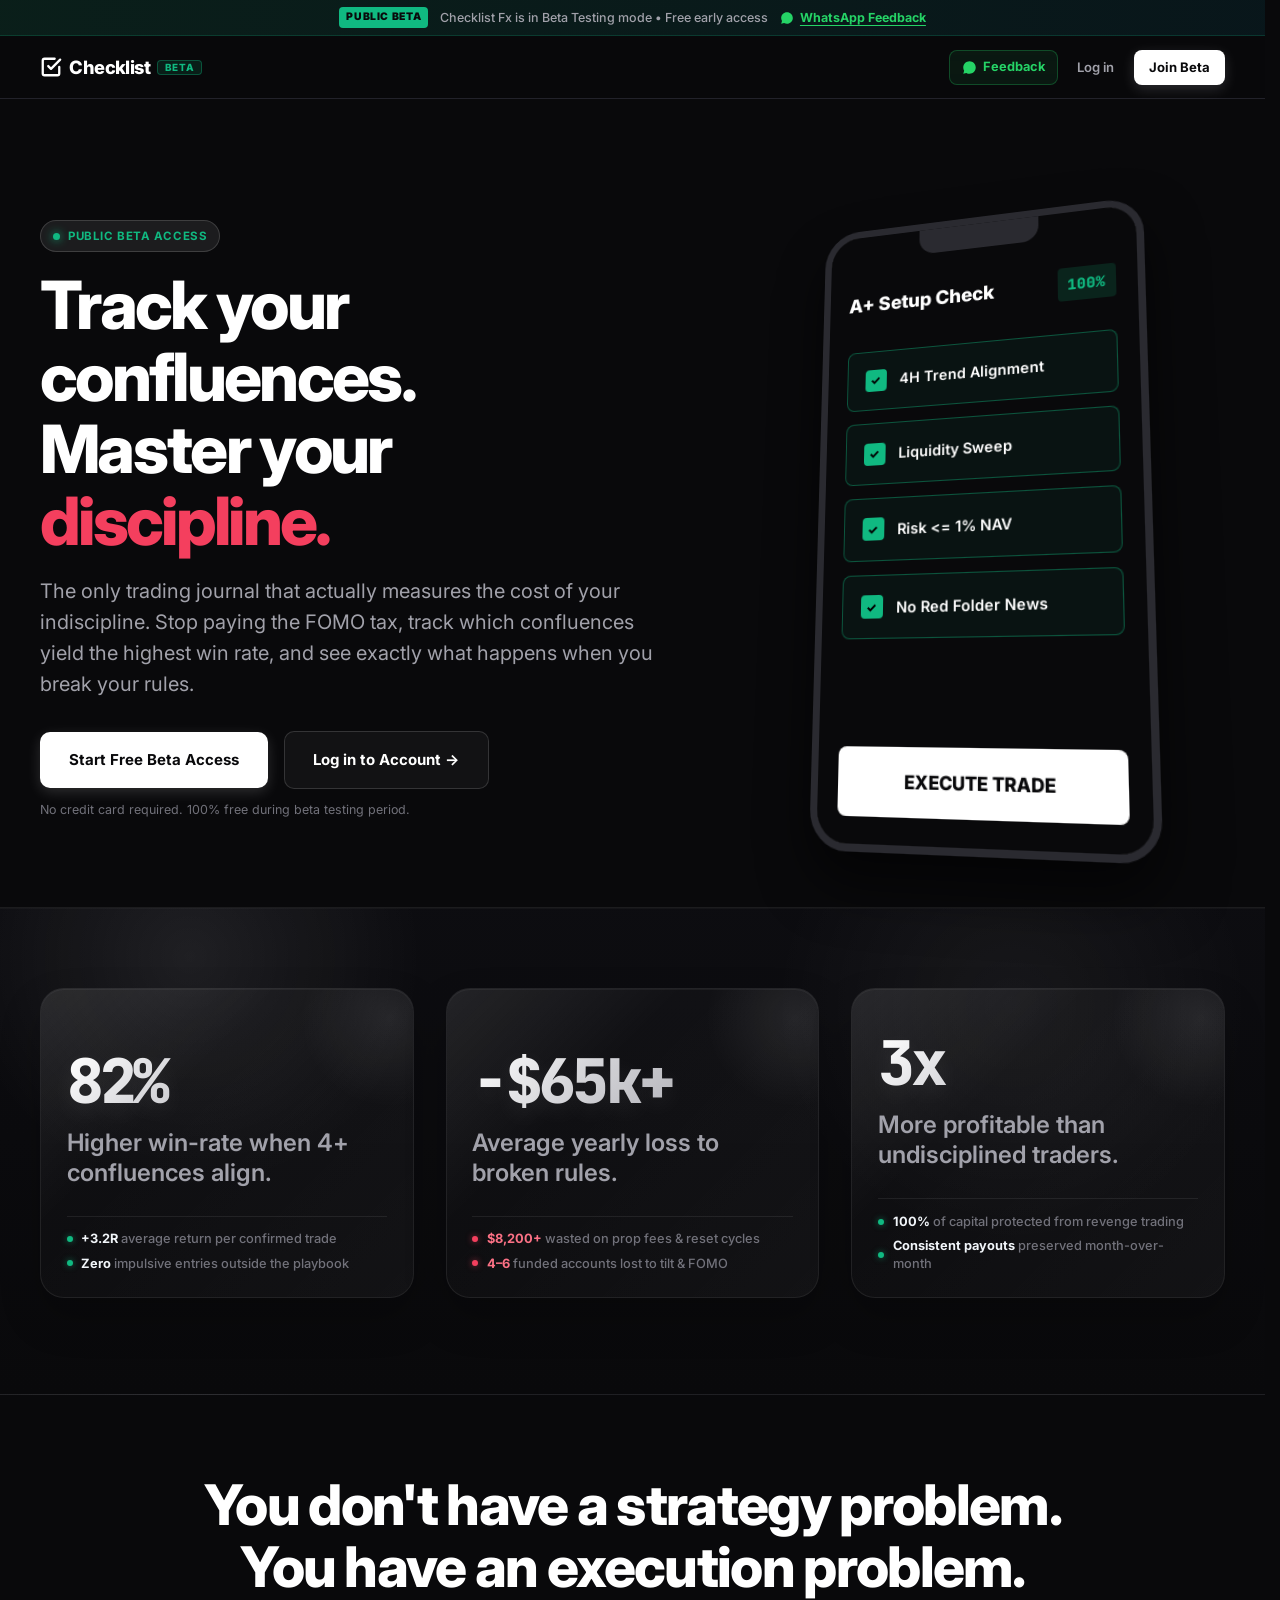
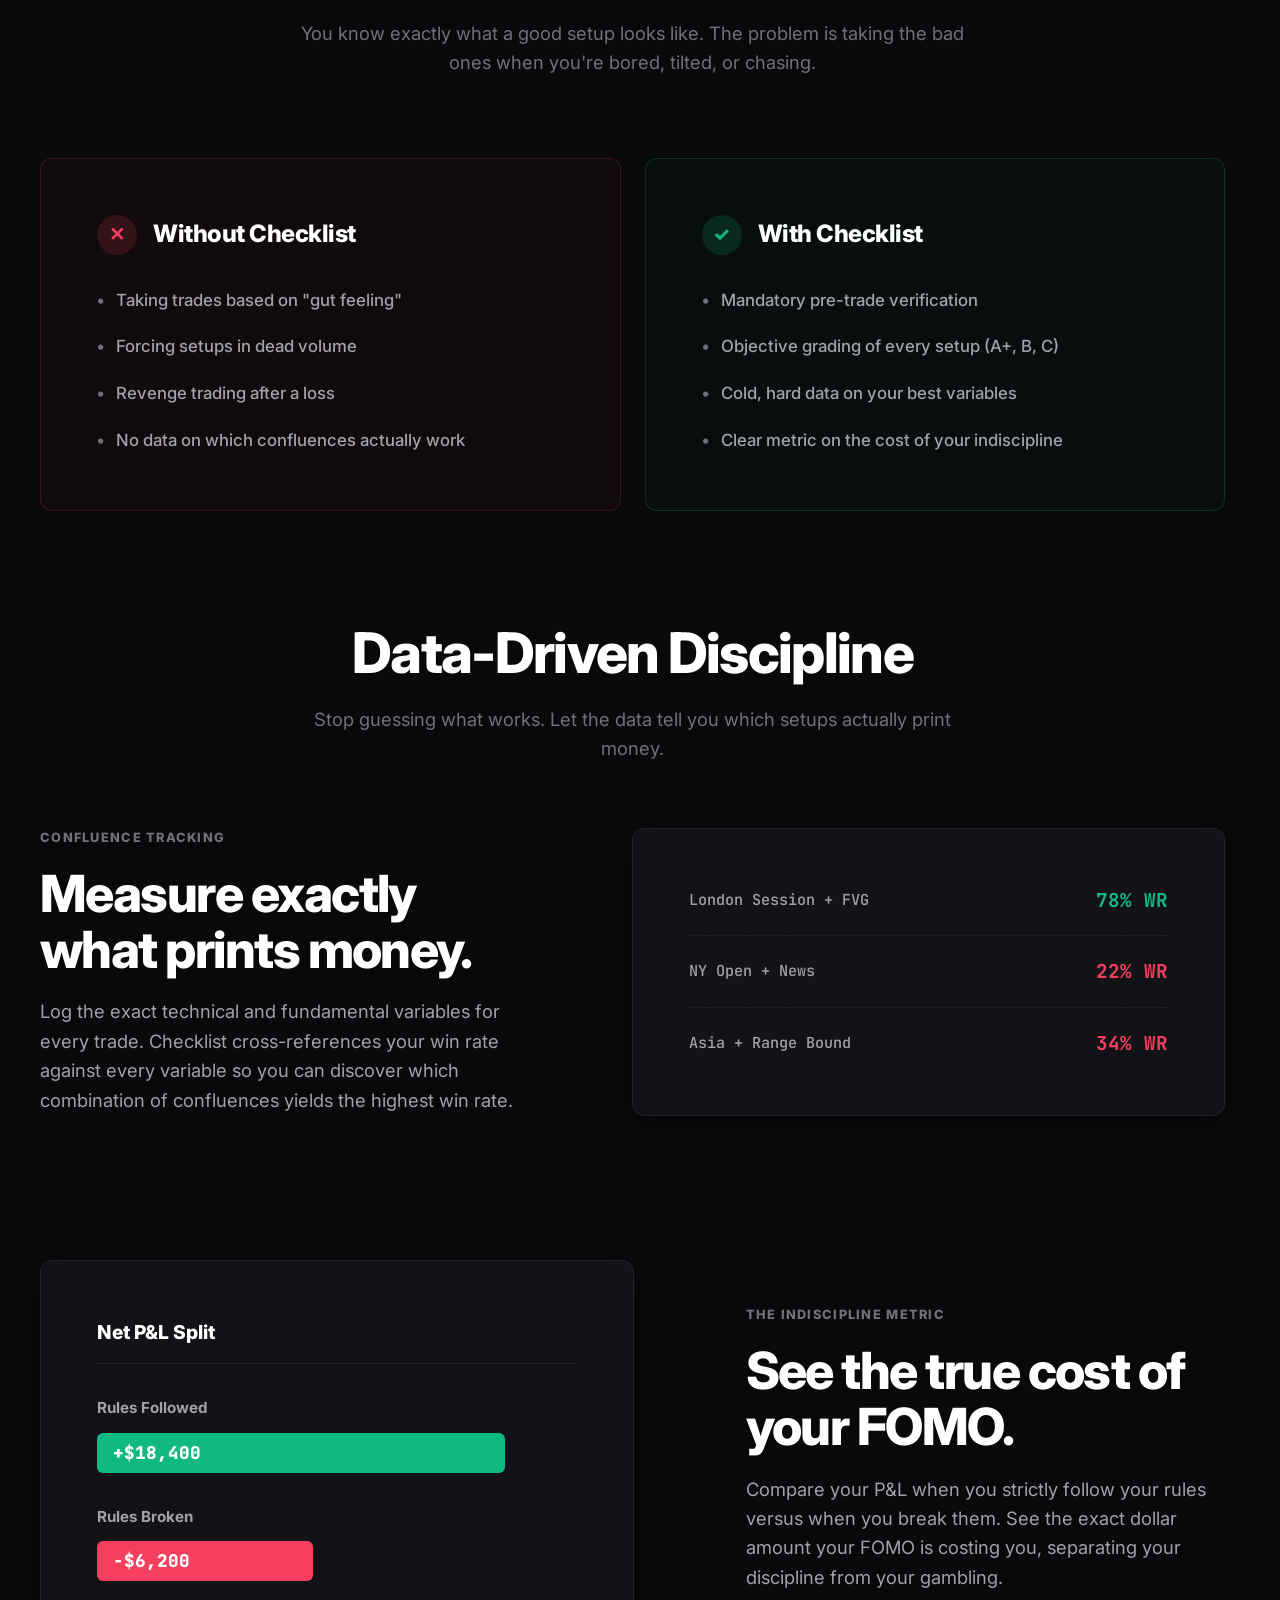
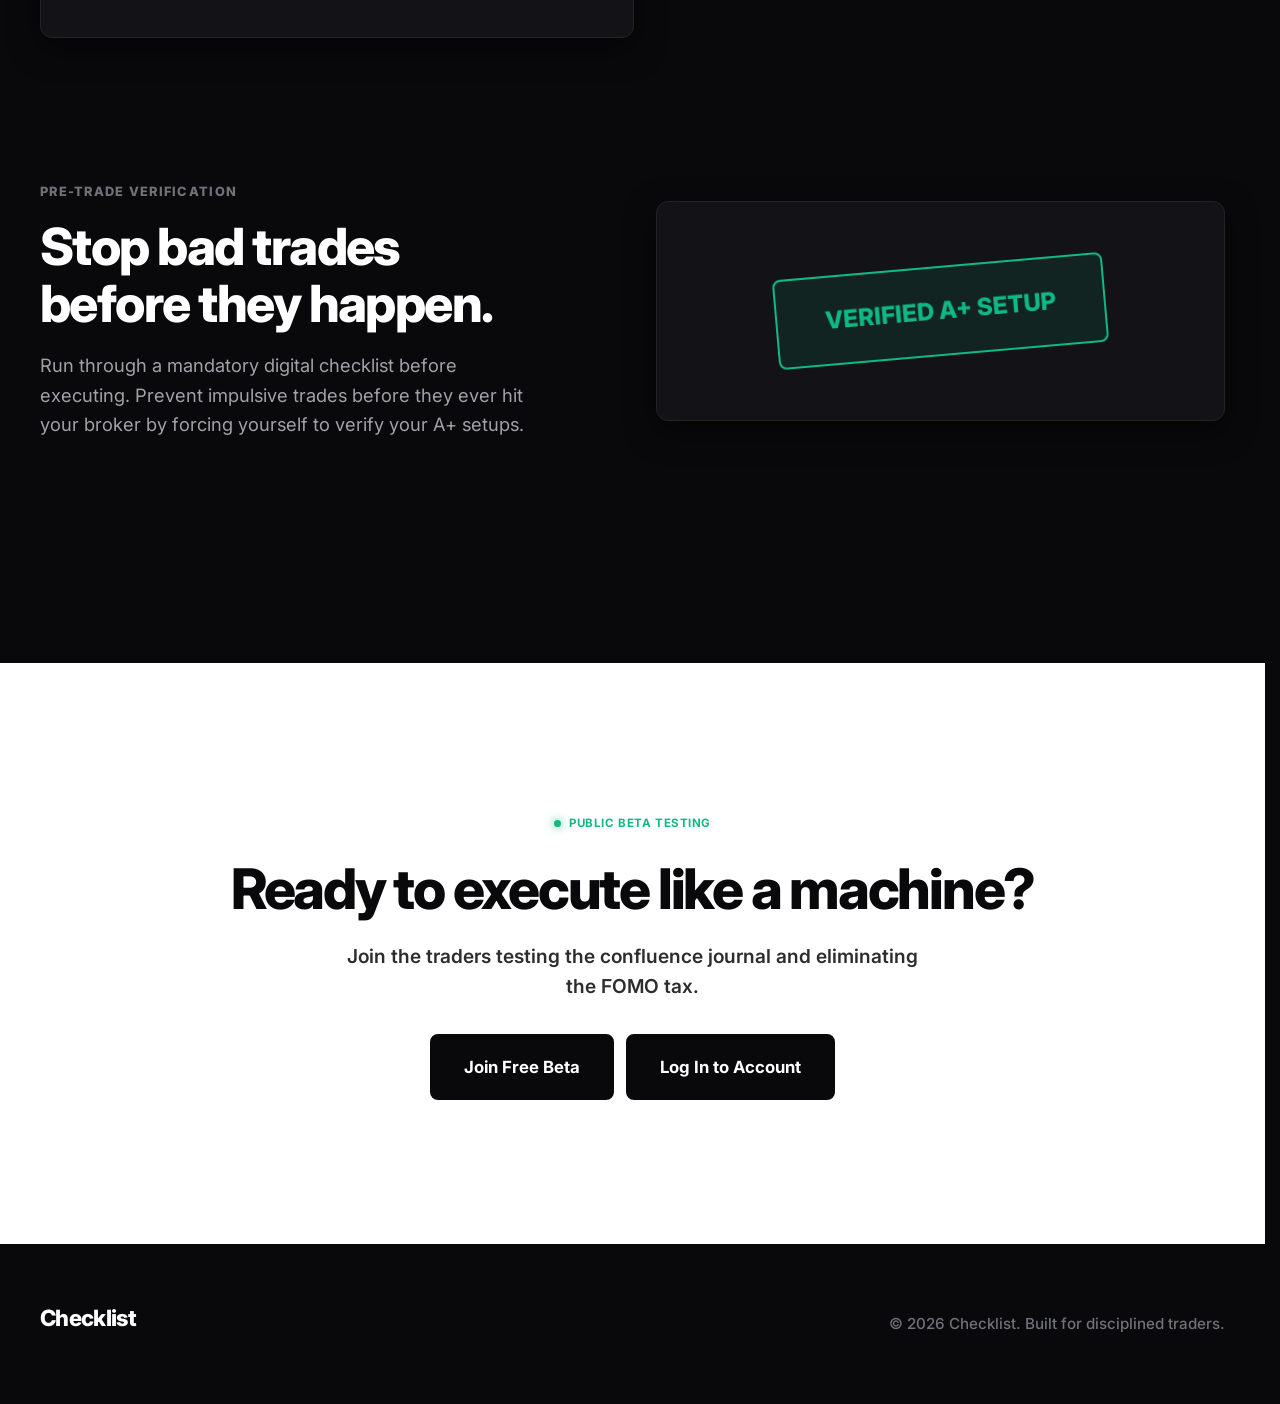
<file: index.html>
<!DOCTYPE html>
<html lang="en">
<head>
  <meta charset="UTF-8">
  <meta name="viewport" content="width=device-width, initial-scale=1.0, maximum-scale=1.0, user-scalable=no, viewport-fit=cover">
  <title>Checklist | Master Your Trading Discipline</title>
  
  <meta name="theme-color" content="#09090b">
  <meta name="apple-mobile-web-app-capable" content="yes">
  <meta name="apple-mobile-web-app-status-bar-style" content="black-translucent">
  <meta name="apple-mobile-web-app-title" content="Checklist Fx">
  <link rel="manifest" href="manifest.json">
  <link rel="icon" type="image/svg+xml" href="icons/icon.svg">
  <link rel="icon" type="image/png" sizes="192x192" href="icons/icon-192.png">
  <link rel="apple-touch-icon" href="icons/apple-touch-icon.png">
  
  <link rel="preconnect" href="https://fonts.googleapis.com">
  <link rel="preconnect" href="https://fonts.gstatic.com" crossorigin>
  <link href="https://fonts.googleapis.com/css2?family=Inter:wght@400;500;600;700;800&family=JetBrains+Mono:wght@400;500;700;800&display=swap" rel="stylesheet">
  
  <link rel="stylesheet" href="style.css?v=v3.5">
  <!-- Universal URL Resolver for Localhost, Live Server, GitHub Pages & Vercel -->
  <script>
    (function(){function r(e){if(!e)return"";if(e.startsWith("http://")||e.startsWith("https://")||e.startsWith("mailto:")||e.startsWith("#"))return e;const t=e.split("?")[0].split("#")[0],s=e.includes("?")?"?"+e.split("?")[1].split("#")[0]:"",n=e.includes("#")?"#"+e.split("#")[1]:"";let o=t.split("/").filter(Boolean).pop()||"";o=o.toLowerCase().replace(/\.html$/i,""),("index"===o||"/"===t||""===t)&&(o="");const l="file:"===window.location.protocol,a=window.location.hostname||"",i="localhost"===a||"127.0.0.1"===a||"0.0.0.0"===a||a.endsWith(".local"),c=a.endsWith("github.io"),h=window.location.pathname.toLowerCase().endsWith(".html"),d=l||i||c||h;if(l)return(o?`${o}.html`:"index.html")+s+n;const p=new URL(window.location.href),u=p.pathname.replace(/\/+$/,"").replace(/\/[^/]*$/,"")||"",w=d?o?`/${o}.html`:"/index.html":o?`/${o}`:"/";return`${p.origin}${u}${w}${s}${n}`}function n(e,t=!1){const s=r(e);if(s){if(e.startsWith("http://")||e.startsWith("https://")||e.startsWith("mailto:")||e.startsWith("#"))return void(t?window.location.replace(s):window.location.href=s);const n=new URL(window.location.href),o=new URL(s,window.location.href),l=n.pathname.replace(/\.html$/i,"").replace(/\/+$/,"")||"/",a=o.pathname.replace(/\.html$/i,"").replace(/\/+$/,"")||"/";if(l===a&&n.origin===o.origin&&(!o.hash||o.hash===n.hash))return void document.body.classList.remove("nav-open");t?window.location.replace(s):window.location.href=s}}window.resolveRouteUrl=r,window.DMA_NAVIGATE=n})();
  </script>
  <script src="app.js?v=v3.5" defer></script>
  <script src="guardian.js?v=v3.3" defer></script>
</head>
<body>

  <!-- Beta Testing Announcement Banner -->
  <div class="beta-top-banner">
    <div class="container beta-banner-content">
      <span class="beta-tag">PUBLIC BETA</span>
      <span class="beta-desc">Checklist Fx is in Beta Testing mode &bull; Free early access</span>
      <a href="https://wa.me/2349073113872?text=Hello%20Checklist%20Fx%20Team%2C%20I%20have%20feedback%20regarding%20the%20Beta%3A" target="_blank" rel="noopener noreferrer" class="beta-wa-btn hide-mobile">
        <svg width="14" height="14" viewBox="0 0 24 24" fill="currentColor"><path d="M12.031 6.172c-3.181 0-5.767 2.586-5.768 5.766-.001 1.298.38 2.27 1.019 3.287l-.582 2.128 2.182-.573c.978.58 1.911.928 3.145.929 3.178 0 5.767-2.587 5.768-5.766.001-3.187-2.575-5.77-5.764-5.771zm3.392 8.244c-.144.405-.837.774-1.17.824-.312.045-.694.072-2.126-.521-1.614-.668-2.679-2.316-2.76-2.424-.08-.108-.65-0.865-.65-1.651 0-.786.411-1.173.557-1.332.146-.16.321-.2.428-.2.107 0 .214.001.307.006.099.005.231-.037.362.276.136.324.464 1.134.505 1.217.04.083.067.18.013.288-.054.108-.081.175-.161.27-.08.094-.17.21-.242.282-.08.08-.163.167-.07.327.094.16.417.689.896 1.116.617.549 1.137.72 1.298.8.161.08.255.07.35-.04.094-.109.404-.471.512-.633.108-.161.216-.135.362-.081.147.054.93.439 1.09.52.161.08.269.12.308.187.04.066.04.385-.104.79zM12 2C6.477 2 2 6.477 2 12c0 1.891.524 3.66 1.434 5.176L2 22l4.957-1.398A9.956 9.956 0 0 0 12 22c5.523 0 10-4.477 10-10S17.523 2 12 2z"/></svg>
        <span>WhatsApp Feedback</span>
      </a>
    </div>
  </div>

  <!-- Mobile-First Navigation -->
  <nav class="navbar">
    <div class="nav-container">
      <a href="index.html" class="logo" aria-label="Checklist Fx">
        <svg xmlns="http://www.w3.org/2000/svg" width="22" height="22" viewBox="0 0 24 24" fill="none" stroke="currentColor" stroke-width="2.5" stroke-linecap="round" stroke-linejoin="round"><polyline points="9 11 12 14 22 4"></polyline><path d="M21 12v7a2 2 0 0 1-2 2H5a2 2 0 0 1-2-2V5a2 2 0 0 1 2-2h11"></path></svg>
        <span>Checklist</span>
        <span class="logo-beta-tag">BETA</span>
      </a>
      <div class="nav-actions">
        <a href="https://wa.me/2349073113872?text=Hello%20Checklist%20Fx%20Team%2C%20I%20have%20feedback%20regarding%20the%20Beta%3A" target="_blank" rel="noopener noreferrer" class="nav-feedback-btn" title="Give Feedback on WhatsApp" aria-label="Feedback on WhatsApp">
          <svg width="15" height="15" viewBox="0 0 24 24" fill="currentColor"><path d="M12.031 6.172c-3.181 0-5.767 2.586-5.768 5.766-.001 1.298.38 2.27 1.019 3.287l-.582 2.128 2.182-.573c.978.58 1.911.928 3.145.929 3.178 0 5.767-2.587 5.768-5.766.001-3.187-2.575-5.77-5.764-5.771zm3.392 8.244c-.144.405-.837.774-1.17.824-.312.045-.694.072-2.126-.521-1.614-.668-2.679-2.316-2.76-2.424-.08-.108-.65-0.865-.65-1.651 0-.786.411-1.173.557-1.332.146-.16.321-.2.428-.2.107 0 .214.001.307.006.099.005.231-.037.362.276.136.324.464 1.134.505 1.217.04.083.067.18.013.288-.054.108-.081.175-.161.27-.08.094-.17.21-.242.282-.08.08-.163.167-.07.327.094.16.417.689.896 1.116.617.549 1.137.72 1.298.8.161.08.255.07.35-.04.094-.109.404-.471.512-.633.108-.161.216-.135.362-.081.147.054.93.439 1.09.52.161.08.269.12.308.187.04.066.04.385-.104.79zM12 2C6.477 2 2 6.477 2 12c0 1.891.524 3.66 1.434 5.176L2 22l4.957-1.398A9.956 9.956 0 0 0 12 22c5.523 0 10-4.477 10-10S17.523 2 12 2z"/></svg>
          <span class="feedback-btn-text">Feedback</span>
        </a>
        <a href="login.html" class="nav-login-btn" data-route="login.html">Log in</a>
        <a href="signup.html" class="btn btn-primary nav-signup-btn" data-route="signup.html">Join Beta</a>
      </div>
    </div>
  </nav>

  <!-- Heavyweight Hero -->
  <header class="hero">
    <div class="container">
      <div class="hero-content">
        <div class="hero-badge beta-hero-badge">
          <span class="beta-pulse-dot"></span>
          <span>PUBLIC BETA ACCESS</span>
        </div>
        <h1 class="hero-title">Track your confluences.<br>Master your <span class="highlight-red">discipline.</span></h1>
        <p class="hero-subtitle">The only trading journal that actually measures the cost of your indiscipline. Stop paying the FOMO tax, track which confluences yield the highest win rate, and see exactly what happens when you break your rules.</p>
        
        <div class="hero-cta-group">
          <div class="hero-cta-buttons">
            <a href="signup.html" class="btn btn-lg btn-primary" data-route="signup.html">Start Free Beta Access</a>
            <a href="login.html" class="btn btn-lg btn-ghost hero-login-btn" data-route="login.html">Log in to Account &rarr;</a>
          </div>
          <p class="cta-subtext">No credit card required. 100% free during beta testing period.</p>
        </div>
      </div>
      
      <!-- CSS Mobile Mockup -->
      <div class="hero-visual">
        <div class="phone-mockup">
          <div class="phone-notch"></div>
          <div class="phone-screen">
            <div class="mock-header">
              <span class="mock-title">A+ Setup Check</span>
              <span class="mock-score">100%</span>
            </div>
            <div class="mock-list">
              <div class="mock-item active"><div class="mock-check">✓</div> <span>4H Trend Alignment</span></div>
              <div class="mock-item active"><div class="mock-check">✓</div> <span>Liquidity Sweep</span></div>
              <div class="mock-item active"><div class="mock-check">✓</div> <span>Risk <= 1% NAV</span></div>
              <div class="mock-item active"><div class="mock-check">✓</div> <span>No Red Folder News</span></div>
            </div>
            <div class="mock-btn">EXECUTE TRADE</div>
          </div>
        </div>
      </div>
    </div>
  </header>

  <!-- Social Proof / Heavy Stats -->
  <section class="social-proof">
    <div class="container">
      <div class="stat-grid">
        <div class="stat-box">
          <h2>82%</h2>
          <p>Higher win-rate when 4+ confluences align.</p>
          <div class="stat-subdetail">
            <div class="subdetail-item">
              <span class="subdetail-dot green"></span>
              <span><strong>+3.2R</strong> average return per confirmed trade</span>
            </div>
            <div class="subdetail-item">
              <span class="subdetail-dot green"></span>
              <span><strong>Zero</strong> impulsive entries outside the playbook</span>
            </div>
          </div>
        </div>
        <div class="stat-box stat-box-loss">
          <h2>-$65k+</h2>
          <p>Average yearly loss to broken rules.</p>
          <div class="stat-subdetail">
            <div class="subdetail-item">
              <span class="subdetail-dot red"></span>
              <span><strong>$8,200+</strong> wasted on prop fees & reset cycles</span>
            </div>
            <div class="subdetail-item">
              <span class="subdetail-dot red"></span>
              <span><strong>4–6</strong> funded accounts lost to tilt & FOMO</span>
            </div>
          </div>
        </div>
        <div class="stat-box">
          <h2>3x</h2>
          <p>More profitable than undisciplined traders.</p>
          <div class="stat-subdetail">
            <div class="subdetail-item">
              <span class="subdetail-dot green"></span>
              <span><strong>100%</strong> of capital protected from revenge trading</span>
            </div>
            <div class="subdetail-item">
              <span class="subdetail-dot green"></span>
              <span><strong>Consistent payouts</strong> preserved month-over-month</span>
            </div>
          </div>
        </div>
      </div>
    </div>
  </section>

  <!-- The Core Problem Section -->
  <section class="problem-section">
    <div class="container">
      <div class="section-header">
        <h2 class="heavy-title">You don't have a strategy problem.<br>You have an execution problem.</h2>
        <p class="heavy-subtitle">You know exactly what a good setup looks like. The problem is taking the bad ones when you're bored, tilted, or chasing.</p>
      </div>
      
      <div class="comparison-grid">
        <div class="compare-card bad">
          <div class="compare-head">
            <span class="icon">✕</span>
            <h3>Without Checklist</h3>
          </div>
          <ul>
            <li>Taking trades based on "gut feeling"</li>
            <li>Forcing setups in dead volume</li>
            <li>Revenge trading after a loss</li>
            <li>No data on which confluences actually work</li>
          </ul>
        </div>
        
        <div class="compare-card good">
          <div class="compare-head">
            <span class="icon">✓</span>
            <h3>With Checklist</h3>
          </div>
          <ul>
            <li>Mandatory pre-trade verification</li>
            <li>Objective grading of every setup (A+, B, C)</li>
            <li>Cold, hard data on your best variables</li>
            <li>Clear metric on the cost of your indiscipline</li>
          </ul>
        </div>
      </div>
    </div>
  </section>

  <!-- Heavy Features (Mobile Stacked) -->
  <section class="features">
    <div class="container">
      <div class="section-header" style="text-align: center; margin-bottom: 4rem;">
        <h2 class="heavy-title">Data-Driven Discipline</h2>
        <p class="heavy-subtitle" style="margin-bottom: 0;">Stop guessing what works. Let the data tell you which setups actually print money.</p>
      </div>

      <!-- Feature 1 -->
      <div class="feature-row">
        <div class="feature-text">
          <div class="kicker">CONFLUENCE TRACKING</div>
          <h2>Measure exactly what prints money.</h2>
          <p>Log the exact technical and fundamental variables for every trade. Checklist cross-references your win rate against every variable so you can discover which combination of confluences yields the highest win rate.</p>
        </div>
        <div class="feature-visual">
          <div class="data-card">
            <div class="data-row"><span>London Session + FVG</span> <strong class="green">78% WR</strong></div>
            <div class="data-row"><span>NY Open + News</span> <strong class="red">22% WR</strong></div>
            <div class="data-row"><span>Asia + Range Bound</span> <strong class="red">34% WR</strong></div>
          </div>
        </div>
      </div>

      <!-- Feature 2 -->
      <div class="feature-row reverse">
        <div class="feature-text">
          <div class="kicker">THE INDISCIPLINE METRIC</div>
          <h2>See the true cost of your FOMO.</h2>
          <p>Compare your P&L when you strictly follow your rules versus when you break them. See the exact dollar amount your FOMO is costing you, separating your discipline from your gambling.</p>
        </div>
        <div class="feature-visual">
          <div class="pnl-card">
            <div class="pnl-header">Net P&L Split</div>
            <div class="pnl-bar-group">
              <div class="pnl-label">Rules Followed</div>
              <div class="pnl-bar green" style="width: 85%">+$18,400</div>
            </div>
            <div class="pnl-bar-group">
              <div class="pnl-label">Rules Broken</div>
              <div class="pnl-bar red" style="width: 45%">-$6,200</div>
            </div>
          </div>
        </div>
      </div>

      <!-- Feature 3 -->
      <div class="feature-row">
        <div class="feature-text">
          <div class="kicker">PRE-TRADE VERIFICATION</div>
          <h2>Stop bad trades before they happen.</h2>
          <p>Run through a mandatory digital checklist before executing. Prevent impulsive trades before they ever hit your broker by forcing yourself to verify your A+ setups.</p>
        </div>
        <div class="feature-visual" style="display: flex; justify-content: center; align-items: center; padding: 4rem 2rem;">
          <div style="background: rgba(16, 185, 129, 0.1); border: 2px solid var(--success); color: var(--success); font-weight: 800; padding: 1.5rem 3rem; border-radius: var(--radius-sm); font-size: 1.5rem; transform: rotate(-5deg);">
            VERIFIED A+ SETUP
          </div>
        </div>
      </div>
    </div>
  </section>

  <!-- Bottom CTA -->
  <section class="bottom-cta">
    <div class="container">
      <div class="hero-badge beta-hero-badge" style="margin: 0 auto 1.25rem; display: inline-flex;">
        <span class="beta-pulse-dot"></span>
        <span>PUBLIC BETA TESTING</span>
      </div>
      <h2>Ready to execute like a machine?</h2>
      <p>Join the traders testing the confluence journal and eliminating the FOMO tax.</p>
      <div class="bottom-cta-buttons">
        <a href="signup.html" class="btn btn-lg btn-primary" data-route="signup.html">Join Free Beta</a>
        <a href="login.html" class="btn btn-lg btn-ghost" data-route="login.html">Log In to Account</a>
      </div>
    </div>
  </section>

  <footer class="footer">
    <div class="container">
      <div class="footer-logo">Checklist</div>
      <p>&copy; 2026 Checklist. Built for disciplined traders.</p>
    </div>
  </footer>

</body>
</html>
</file>
<file: style.css>
/* Mobile-First Base & Variables */
:root {
  --bg: #09090b;
  --panel: #121217;
  --panel-elev: #1a1a21;
  --line: #22222a;
  
  --ink: #ffffff;
  --ink-secondary: #a1a1aa;
  --ink-muted: #71717a;
  
  --brand: #ffffff;
  --brand-bg: #ffffff;
  --brand-fg: #09090b;
  --brand-hover: #e4e4e7;
  
  --success: #10b981;
  --danger: #f43f5e;
  
  --font-sans: 'Inter', -apple-system, BlinkMacSystemFont, 'Segoe UI', Roboto, Helvetica, Arial, sans-serif;
  --font-mono: 'JetBrains Mono', SFMono-Regular, Menlo, Monaco, Consolas, 'Liberation Mono', monospace;
  
  --radius-sm: 8px;
  --radius-md: 12px;
  --radius-lg: 24px;
}

* { margin: 0; padding: 0; box-sizing: border-box; }

html {
  scroll-behavior: smooth;
  scrollbar-gutter: stable;
}

body {
  background-color: var(--bg);
  color: var(--ink);
  font-family: var(--font-sans);
  line-height: 1.6;
  -webkit-font-smoothing: antialiased;
  -webkit-tap-highlight-color: transparent;
}

a { color: inherit; text-decoration: none; }
button { font-family: inherit; cursor: pointer; outline: none; border: none; }
input, textarea, select { font-family: inherit; color: var(--ink); background-color: transparent; outline: none; }

.container {
  width: min(100%, 1440px);
  padding: 0 1.25rem;
  margin: 0 auto;
}

.highlight-red { color: var(--danger); }
.green { color: var(--success); }
.red { color: var(--danger); }

/* Buttons (Touch Optimized) */
.btn {
  display: inline-flex;
  align-items: center;
  justify-content: center;
  border-radius: var(--radius-sm);
  font-weight: 700;
  font-size: 1rem;
  transition: transform 0.2s ease, box-shadow 0.2s ease, border-color 0.2s ease, background 0.2s ease;
  text-align: center;
}

.btn:hover {
  transform: translateY(-2px);
}

.btn-primary {
  background: var(--brand-bg);
  color: var(--brand-fg);
  padding: 1rem 1.5rem;
  box-shadow: 0 4px 14px rgba(255, 255, 255, 0.15);
}

.btn-primary:hover {
  box-shadow: 0 10px 24px rgba(255,255,255,0.18);
}

.btn-primary:active { transform: scale(0.98); }

.btn-ghost {
  background: transparent;
  color: var(--ink);
  border: 1px solid var(--line);
  padding: 1rem 1.5rem;
}

.btn-ghost:hover {
  border-color: rgba(255,255,255,0.25);
  background: rgba(255,255,255,0.02);
}

.btn-sm { padding: 0.5rem 1rem; font-size: 0.85rem; }
.btn-lg { padding: 1.1rem 2rem; font-size: 1.05rem; }
.btn-block { width: 100%; }

/* Navbar */
.navbar {
  border-bottom: 1px solid var(--line);
  background: rgba(9, 9, 11, 0.88);
  backdrop-filter: blur(16px);
  -webkit-backdrop-filter: blur(16px);
  position: sticky;
  top: 0;
  z-index: 100;
}

.nav-container {
  display: flex;
  justify-content: space-between;
  align-items: center;
  height: 62px;
  width: 100%;
  padding: 0 1.25rem;
  margin: 0 auto;
}

.logo {
  display: flex;
  align-items: center;
  gap: 0.45rem;
  font-weight: 800;
  font-size: 1.15rem;
  letter-spacing: -0.03em;
  flex-shrink: 0;
}

.logo svg {
  width: 22px;
  height: 22px;
  color: var(--ink);
  flex-shrink: 0;
}

.logo-beta-tag {
  background: rgba(16, 185, 129, 0.12);
  border: 1px solid rgba(16, 185, 129, 0.35);
  color: var(--success);
  font-size: 0.62rem;
  font-weight: 800;
  padding: 0.12rem 0.4rem;
  border-radius: 4px;
  letter-spacing: 0.06em;
  vertical-align: middle;
  line-height: 1;
}

/* Beta Top Announcement Banner */
.beta-top-banner {
  background: linear-gradient(90deg, rgba(16, 185, 129, 0.12) 0%, rgba(6, 182, 212, 0.08) 100%);
  border-bottom: 1px solid rgba(16, 185, 129, 0.2);
  padding: 0.45rem 1rem;
  font-size: 0.78rem;
  color: var(--ink);
}

.beta-banner-content {
  display: flex;
  align-items: center;
  justify-content: center;
  gap: 0.75rem;
  text-align: center;
}

.beta-tag {
  background: var(--success);
  color: #09090b;
  font-weight: 900;
  font-size: 0.65rem;
  letter-spacing: 0.06em;
  padding: 0.14rem 0.45rem;
  border-radius: 4px;
  flex-shrink: 0;
}

.beta-desc {
  color: var(--ink-secondary);
  font-weight: 500;
}

.beta-wa-btn {
  display: inline-flex;
  align-items: center;
  gap: 0.35rem;
  color: #25D366;
  font-weight: 700;
  font-size: 0.78rem;
  text-decoration: underline;
  text-underline-offset: 3px;
  transition: opacity 0.2s ease;
  flex-shrink: 0;
}
.beta-wa-btn:hover { opacity: 0.85; }

.beta-hero-badge {
  display: inline-flex;
  align-items: center;
  gap: 0.5rem;
  background: rgba(16, 185, 129, 0.12);
  border: 1px solid rgba(16, 185, 129, 0.3);
  color: var(--success);
}

.beta-pulse-dot {
  width: 7px;
  height: 7px;
  border-radius: 50%;
  background: var(--success);
  box-shadow: 0 0 10px var(--success);
  animation: pulseBetaDot 1.8s infinite;
}

@keyframes pulseBetaDot {
  0% { transform: scale(0.9); opacity: 0.6; }
  50% { transform: scale(1.35); opacity: 1; }
  100% { transform: scale(0.9); opacity: 0.6; }
}

.nav-actions {
  display: flex;
  gap: 0.5rem;
  align-items: center;
  flex-shrink: 0;
}

.nav-feedback-btn {
  display: inline-flex;
  align-items: center;
  gap: 0.35rem;
  color: #25D366 !important;
  border: 1px solid rgba(37, 211, 102, 0.28) !important;
  background: rgba(37, 211, 102, 0.08) !important;
  font-weight: 700;
  font-size: 0.8rem;
  padding: 0.42rem 0.75rem;
  border-radius: var(--radius-sm);
  transition: background-color 0.2s, border-color 0.2s, transform 0.15s;
  text-decoration: none;
}

.nav-feedback-btn:hover {
  background: rgba(37, 211, 102, 0.18) !important;
  border-color: rgba(37, 211, 102, 0.5) !important;
}

.nav-feedback-btn:active {
  transform: scale(0.96);
}

.nav-login-btn {
  display: inline-flex;
  align-items: center;
  justify-content: center;
  font-weight: 600;
  font-size: 0.82rem;
  color: var(--ink-secondary);
  background: transparent;
  border: 1px solid transparent;
  padding: 0.42rem 0.65rem;
  border-radius: var(--radius-sm);
  transition: color 0.18s, border-color 0.18s, background-color 0.18s;
  text-decoration: none;
  white-space: nowrap;
}

.nav-login-btn:hover {
  color: var(--ink);
  background: rgba(255, 255, 255, 0.05);
  border-color: rgba(255, 255, 255, 0.12);
}

.nav-signup-btn {
  font-size: 0.82rem;
  font-weight: 700;
  padding: 0.44rem 0.95rem;
  border-radius: var(--radius-sm);
  white-space: nowrap;
}

/* Mobile Nav Refinements */
@media (max-width: 640px) {
  .nav-container {
    height: 56px;
    padding: 0 0.85rem;
  }

  .nav-actions {
    gap: 0.35rem;
  }

  .nav-feedback-btn {
    width: 34px;
    height: 34px;
    padding: 0;
    justify-content: center;
    border-radius: 8px;
    flex-shrink: 0;
  }

  .nav-feedback-btn .feedback-btn-text {
    display: none;
  }

  .nav-login-btn {
    padding: 0.4rem 0.5rem;
    font-size: 0.8rem;
    border: none;
  }

  .nav-signup-btn {
    padding: 0.4rem 0.72rem;
    font-size: 0.78rem;
    border-radius: 6px;
  }
}

@media (max-width: 360px) {
  .logo {
    font-size: 1.02rem;
    gap: 0.3rem;
  }
  .logo svg {
    width: 19px;
    height: 19px;
  }
  .logo-beta-tag {
    font-size: 0.56rem;
    padding: 0.08rem 0.3rem;
  }
  .nav-feedback-btn {
    width: 30px;
    height: 30px;
  }
  .nav-login-btn {
    padding: 0.35rem 0.35rem;
    font-size: 0.76rem;
  }
  .nav-signup-btn {
    padding: 0.38rem 0.6rem;
    font-size: 0.75rem;
  }
}

.hero-cta-buttons {
  display: flex;
  gap: 0.75rem;
  flex-wrap: wrap;
  align-items: center;
}

.hero-login-btn {
  background: rgba(255, 255, 255, 0.04);
  border: 1px solid rgba(255, 255, 255, 0.14);
}
.hero-login-btn:hover {
  background: rgba(255, 255, 255, 0.09);
  border-color: rgba(255, 255, 255, 0.28);
}

/* App Header Feedback Button */
.app-header-feedback-btn {
  display: inline-flex;
  align-items: center;
  gap: 0.35rem;
  background: rgba(37, 211, 102, 0.1);
  border: 1px solid rgba(37, 211, 102, 0.28);
  color: #25D366;
  padding: 0.35rem 0.65rem;
  border-radius: 100px;
  font-size: 0.75rem;
  font-weight: 700;
  text-decoration: none;
  cursor: pointer;
  transition: background-color 0.2s, border-color 0.2s, transform 0.15s;
  flex-shrink: 0;
}
.app-header-feedback-btn:hover {
  background: rgba(37, 211, 102, 0.22);
  border-color: rgba(37, 211, 102, 0.5);
}
.app-header-feedback-btn:active {
  transform: scale(0.96);
}

@media (max-width: 640px) {
  .app-header {
    padding: 0.75rem 0.85rem;
  }

  .app-header-feedback-btn {
    width: 32px;
    height: 32px;
    padding: 0;
    justify-content: center;
    border-radius: 50%;
  }

  .app-header-feedback-btn span {
    display: none;
  }

  .cloud-sync-badge {
    padding: 0.22rem 0.5rem;
    font-size: 0.65rem;
  }
}

@media (max-width: 540px) {
  #open-creator-from-header span {
    display: none;
  }
  #open-creator-from-header {
    padding: 0.35rem 0.5rem !important;
  }
}

@media (max-width: 420px) {
  .cloud-sync-badge #cloud-sync-text {
    display: none;
  }
  .cloud-sync-badge {
    padding: 0.3rem;
    border-radius: 50%;
  }
  .cloud-sync-badge .cloud-sync-dot {
    margin: 0;
  }
  .header-actions {
    gap: 0.3rem !important;
  }
  .profile-stats {
    gap: 0.5rem;
  }
  .mini-stat {
    padding: 0.75rem 0.5rem;
  }
  .mini-stat strong {
    font-size: 1.15rem;
  }
}

@media (max-width: 390px) {
  #open-creator-from-header {
    display: none !important;
  }
}

@media (max-width: 360px) {
  .guardian-pillars {
    gap: 0.35rem;
  }
  .guardian-pillar-card {
    padding: 0.5rem 0.25rem;
  }
  .pillar-val {
    font-size: 0.7rem;
  }
  .journal-digest-bar {
    gap: 0.35rem;
  }
  .digest-card {
    padding: 0.5rem 0.3rem;
  }
  .digest-val {
    font-size: 0.85rem;
  }
}

/* Drawer Feedback Link */
.drawer-link.drawer-feedback-link {
  color: #25D366;
}
.drawer-link.drawer-feedback-link:hover {
  background: rgba(37, 211, 102, 0.1);
}

/* Profile Style Pill & Toast */
.profile-style-pill {
  display: inline-block;
  background: rgba(255, 255, 255, 0.06);
  border: 1px solid rgba(255, 255, 255, 0.14);
  color: var(--ink-secondary);
  font-size: 0.72rem;
  font-weight: 700;
  font-family: var(--font-mono);
  padding: 0.2rem 0.55rem;
  border-radius: 4px;
  letter-spacing: 0.02em;
}

.profile-saved-toast {
  position: fixed;
  bottom: 2rem;
  left: 50%;
  transform: translateX(-50%);
  background: #10b981;
  color: #09090b;
  font-weight: 800;
  font-size: 0.85rem;
  padding: 0.65rem 1.25rem;
  border-radius: 100px;
  box-shadow: 0 8px 24px rgba(0, 0, 0, 0.5);
  z-index: 9999;
  animation: toastFade 2.5s forwards;
}

@keyframes toastFade {
  0% { opacity: 0; transform: translate(-50%, 10px); }
  15% { opacity: 1; transform: translate(-50%, 0); }
  85% { opacity: 1; transform: translate(-50%, 0); }
  100% { opacity: 0; transform: translate(-50%, -10px); }
}

.hide-mobile { display: none; }

/* Hero Section (Heavyweight) */
.hero {
  padding: 3rem 0 2.5rem;
  overflow: hidden;
}

.hero .container {
  display: grid;
  align-items: center;
  gap: clamp(2rem, 4vw, 5rem);
}

.hero-content {
  display: flex;
  flex-direction: column;
  gap: 1.15rem;
  margin-bottom: 2.5rem;
  max-width: 640px;
}

.hero-badge {
  align-self: flex-start;
  background: rgba(255,255,255,0.08);
  border: 1px solid rgba(255,255,255,0.15);
  padding: 0.35rem 0.75rem;
  border-radius: 100px;
  font-size: 0.72rem;
  font-weight: 700;
  letter-spacing: 0.05em;
  text-transform: uppercase;
  animation: fadeUp 0.7s ease both;
}

.hero-title {
  font-size: clamp(2.15rem, 6.8vw, 4.5rem);
  font-weight: 800;
  line-height: 1.08;
  letter-spacing: -0.04em;
  word-break: break-word;
  animation: fadeUp 0.9s ease 0.08s both;
}

.hero-subtitle {
  font-size: clamp(0.98rem, 3.2vw, 1.2rem);
  color: var(--ink-secondary);
  line-height: 1.55;
  animation: fadeUp 0.9s ease 0.12s both;
}

.hero-cta-group {
  display: flex;
  flex-direction: column;
  gap: 0.75rem;
  margin-top: 0.5rem;
  animation: fadeUp 0.9s ease 0.18s both;
}

.hero-cta-buttons {
  display: flex;
  flex-direction: column;
  width: 100%;
  gap: 0.65rem;
}

.hero-cta-buttons .btn {
  width: 100%;
  height: 50px;
  display: flex;
  align-items: center;
  justify-content: center;
  font-size: 0.94rem;
  font-weight: 700;
  border-radius: 10px;
  text-align: center;
}

@media (min-width: 640px) {
  .hero-cta-buttons {
    flex-direction: row;
    width: auto;
    gap: 0.85rem;
  }
  .hero-cta-buttons .btn {
    width: auto;
    height: auto;
    padding: 1rem 1.8rem;
  }
}

.cta-subtext {
  font-size: 0.78rem;
  color: var(--ink-muted);
  text-align: left;
  line-height: 1.45;
}

/* CSS Phone Mockup */
.hero-visual {
  display: flex;
  justify-content: center;
  perspective: 1000px;
  animation: fadeUp 0.9s ease 0.2s both;
  width: 100%;
  overflow: visible;
}

.phone-mockup {
  width: min(320px, 88vw);
  height: 600px;
  background: #000;
  border: 7px solid #2a2a30;
  border-radius: 36px;
  position: relative;
  box-shadow: 0 25px 50px rgba(0,0,0,0.6), inset 0 0 0 2px #444;
  transform: rotateX(10deg) rotateY(-8deg);
  overflow: hidden;
  transition: transform 0.5s ease;
  animation: floatPhone 8s ease-in-out infinite;
}

@media (max-width: 480px) {
  .phone-mockup {
    width: min(290px, 86vw);
    height: 520px;
    border-width: 6px;
    border-radius: 30px;
    transform: rotateX(6deg) rotateY(-4deg) scale(0.96);
  }
}

@media (max-width: 360px) {
  .phone-mockup {
    width: 260px;
    height: 470px;
    transform: none;
    border-width: 5px;
    border-radius: 26px;
  }
}

.phone-notch {
  position: absolute;
  top: 0;
  left: 50%;
  transform: translateX(-50%);
  width: 120px;
  height: 25px;
  background: #2a2a30;
  border-bottom-left-radius: 16px;
  border-bottom-right-radius: 16px;
  z-index: 10;
}

.phone-screen {
  background: var(--bg);
  height: 100%;
  padding: 3.5rem 1.25rem 1.5rem;
  display: flex;
  flex-direction: column;
}

.mock-header {
  display: flex;
  justify-content: space-between;
  align-items: center;
  margin-bottom: 2rem;
}

.mock-title { font-weight: 800; font-size: 1.2rem; }
.mock-score { background: rgba(16, 185, 129, 0.15); color: var(--success); padding: 0.3rem 0.6rem; border-radius: 4px; font-family: var(--font-mono); font-weight: 800; font-size: 0.9rem;}

.mock-list {
  display: flex;
  flex-direction: column;
  gap: 0.85rem;
  flex: 1;
}

.mock-item {
  background: var(--panel);
  border: 1px solid var(--line);
  padding: 1.1rem;
  border-radius: var(--radius-sm);
  display: flex;
  align-items: center;
  gap: 0.85rem;
  font-size: 0.9rem;
  font-weight: 600;
  animation: fadeUp 0.6s ease both;
}

.mock-item:nth-child(1) { animation-delay: 0.15s; }
.mock-item:nth-child(2) { animation-delay: 0.25s; }
.mock-item:nth-child(3) { animation-delay: 0.35s; }
.mock-item:nth-child(4) { animation-delay: 0.45s; }

.mock-item.active {
  border-color: rgba(16, 185, 129, 0.4);
  background: rgba(16, 185, 129, 0.05);
}

.mock-check {
  width: 22px;
  height: 22px;
  background: var(--success);
  border-radius: 4px;
  display: flex;
  align-items: center;
  justify-content: center;
  color: #000;
  font-size: 0.75rem;
  font-weight: 800;
}

.mock-btn {
  background: var(--brand-bg);
  color: var(--brand-fg);
  text-align: center;
  padding: 1.1rem;
  border-radius: var(--radius-sm);
  font-weight: 800;
  font-size: 1.05rem;
  margin-top: auto;
}

/* Heavy Stats */
.social-proof {
  padding: 5rem 0 6rem;
  background:
    radial-gradient(circle at 15% 10%, rgba(255,255,255,0.08), transparent 20%),
    radial-gradient(circle at 80% 20%, rgba(255,255,255,0.05), transparent 22%),
    linear-gradient(180deg, rgba(13, 13, 17, 0.98), rgba(9, 9, 11, 1));
  border-top: 1px solid rgba(255,255,255,0.08);
  border-bottom: 1px solid rgba(255,255,255,0.08);
  box-shadow: inset 0 1px 0 rgba(255,255,255,0.03);
}

.stat-grid {
  display: grid;
  grid-template-columns: 1fr;
  gap: 1.5rem;
  align-items: stretch;
}

.stat-box {
  position: relative;
  display: flex;
  flex-direction: column;
  justify-content: flex-end;
  gap: 1rem;
  min-height: 220px;
  padding: clamp(1.4rem, 2vw, 2.2rem);
  border: 1px solid rgba(255,255,255,0.08);
  border-radius: 1.5rem;
  background: linear-gradient(180deg, rgba(255,255,255,0.025), rgba(255,255,255,0.02));
  box-shadow: inset 0 1px 0 rgba(255,255,255,0.05), 0 20px 40px rgba(0,0,0,0.22);
  overflow: hidden;
  transition: transform 0.25s ease, border-color 0.25s ease, box-shadow 0.25s ease;
  animation: floatCard 6s ease-in-out infinite;
}

.stat-box:nth-child(2) { animation-delay: 1.5s; }
.stat-box:nth-child(3) { animation-delay: 3s; }

.stat-box:hover {
  transform: translateY(-6px);
  border-color: rgba(255,255,255,0.15);
  box-shadow: inset 0 1px 0 rgba(255,255,255,0.06), 0 28px 55px rgba(0,0,0,0.28);
}

.stat-box::before {
  content: "";
  position: absolute;
  inset: 0;
  background: linear-gradient(135deg, rgba(255,255,255,0.08), transparent 35%, rgba(255,255,255,0.02));
  pointer-events: none;
}

.stat-box::after {
  content: "";
  position: absolute;
  right: -18%;
  top: -20%;
  width: 180px;
  height: 180px;
  border-radius: 50%;
  background: radial-gradient(circle, rgba(255,255,255,0.08), transparent 70%);
  pointer-events: none;
}

.stat-box > * {
  position: relative;
  z-index: 1;
}

.stat-box h2 {
  font-size: clamp(3.4rem, 6.2vw, 6.4rem);
  font-weight: 800;
  letter-spacing: -0.06em;
  font-family: var(--font-mono);
  background: linear-gradient(135deg, #ffffff 0%, #d4d4d8 35%, #97979f 100%);
  -webkit-background-clip: text;
  -webkit-text-fill-color: transparent;
  line-height: 0.88;
  text-shadow: 0 8px 24px rgba(255,255,255,0.08);
  white-space: nowrap;
}

.stat-box p {
  color: var(--ink-secondary);
  font-weight: 600;
  margin-top: 0.25rem;
  font-size: clamp(1.1rem, 2vw, 1.5rem);
  line-height: 1.25;
  max-width: 16ch;
}

.stat-subdetail {
  display: flex;
  flex-direction: column;
  gap: 0.45rem;
  margin-top: 0.75rem;
  padding-top: 0.85rem;
  border-top: 1px solid rgba(255, 255, 255, 0.08);
  width: 100%;
}

.subdetail-item {
  display: flex;
  align-items: center;
  gap: 0.55rem;
  font-size: clamp(0.78rem, 1vw, 0.88rem);
  color: var(--ink-muted, #94a3b8);
  line-height: 1.35;
  font-weight: 500;
  font-family: var(--font-sans, system-ui, -apple-system, sans-serif);
}

.subdetail-dot {
  width: 6px;
  height: 6px;
  border-radius: 50%;
  flex-shrink: 0;
}
.subdetail-dot.green {
  background: #10b981;
  box-shadow: 0 0 6px rgba(16, 185, 129, 0.6);
}
.subdetail-dot.red {
  background: #f43f5e;
  box-shadow: 0 0 6px rgba(244, 63, 94, 0.6);
}

.subdetail-item strong {
  color: #f1f5f9;
  font-weight: 700;
}

.stat-box.stat-box-loss .subdetail-item strong {
  color: #fb7185;
}

@keyframes fadeUp {
  from {
    opacity: 0;
    transform: translateY(16px);
  }
  to {
    opacity: 1;
    transform: translateY(0);
  }
}

@keyframes floatCard {
  0%, 100% { transform: translateY(0px); }
  50% { transform: translateY(-6px); }
}

@keyframes floatPhone {
  0%, 100% { transform: rotateX(15deg) rotateY(-10deg) translateY(0px); }
  50% { transform: rotateX(13deg) rotateY(-8deg) translateY(-8px); }
}

/* Problem / Solution */
.problem-section {
  padding: 5rem 0;
}

.heavy-title {
  font-size: 2.2rem;
  font-weight: 800;
  line-height: 1.1;
  letter-spacing: -0.03em;
  margin-bottom: 1.25rem;
}

.heavy-subtitle {
  font-size: 1.15rem;
  color: var(--ink-muted);
  margin-bottom: 3.5rem;
}

.comparison-grid {
  display: flex;
  flex-direction: column;
  gap: 1.5rem;
}

.compare-card {
  padding: 2.5rem;
  border-radius: var(--radius-md);
  border: 1px solid var(--line);
}

.compare-card.bad { background: rgba(244, 63, 94, 0.03); border-color: rgba(244, 63, 94, 0.2); }
.compare-card.good { background: rgba(16, 185, 129, 0.03); border-color: rgba(16, 185, 129, 0.2); }

.compare-head {
  display: flex;
  align-items: center;
  gap: 1rem;
  margin-bottom: 2rem;
}

.compare-head .icon {
  width: 40px;
  height: 40px;
  border-radius: 50%;
  display: flex;
  align-items: center;
  justify-content: center;
  font-weight: 800;
  font-size: 1.2rem;
}

.bad .icon { background: rgba(244, 63, 94, 0.15); color: var(--danger); }
.good .icon { background: rgba(16, 185, 129, 0.15); color: var(--success); }

.compare-card h3 { font-size: 1.5rem; font-weight: 800; letter-spacing: -0.02em; }
.compare-card ul { list-style: none; display: flex; flex-direction: column; gap: 1.25rem; }
.compare-card li { display: flex; align-items: flex-start; gap: 0.75rem; color: var(--ink-secondary); font-weight: 500; font-size: 1.05rem; }
.compare-card li::before { content: "•"; color: var(--ink-muted); font-weight: 800; }

/* Features */
.features {
  padding: 2rem 0 5rem;
}

.feature-row {
  display: flex;
  flex-direction: column;
  gap: 3rem;
  margin-bottom: 5rem;
}

.kicker {
  font-size: 0.8rem;
  font-weight: 800;
  letter-spacing: 0.1em;
  color: var(--ink-muted);
  margin-bottom: 1rem;
}

.feature-text h2 {
  font-size: 2.2rem;
  font-weight: 800;
  line-height: 1.1;
  letter-spacing: -0.03em;
  margin-bottom: 1.25rem;
}

.feature-text p {
  font-size: 1.15rem;
  color: var(--ink-secondary);
}

.feature-visual {
  background: var(--panel);
  border: 1px solid var(--line);
  padding: 2rem;
  border-radius: var(--radius-md);
  box-shadow: 0 10px 30px rgba(0,0,0,0.5);
}

.data-card { display: flex; flex-direction: column; gap: 1.25rem; font-family: var(--font-mono); }
.data-row { display: flex; justify-content: space-between; align-items: center; padding-bottom: 1.25rem; border-bottom: 1px dashed var(--line); }
.data-row:last-child { border-bottom: none; padding-bottom: 0; }
.data-row span { font-size: 0.95rem; color: var(--ink-secondary); font-weight: 500; }
.data-row strong { font-size: 1.2rem; font-weight: 700; }

.pnl-card { display: flex; flex-direction: column; gap: 2rem; }
.pnl-header { font-weight: 800; font-size: 1.2rem; border-bottom: 1px solid var(--line); padding-bottom: 1rem; }
.pnl-bar-group { display: flex; flex-direction: column; gap: 0.75rem; }
.pnl-label { font-size: 0.95rem; color: var(--ink-secondary); font-weight: 700; }
.pnl-bar { height: 40px; border-radius: 6px; display: flex; align-items: center; padding: 0 1rem; font-family: var(--font-mono); font-weight: 800; color: #fff; font-size: 1.1rem; }
.pnl-bar.green { background: var(--success); }
.pnl-bar.red { background: var(--danger); }

/* Bottom CTA */
.bottom-cta {
  padding: 5rem 0;
  background: var(--brand-bg);
  color: var(--brand-fg);
  text-align: center;
}

.bottom-cta h2 { font-size: clamp(2rem, 5vw, 3.5rem); font-weight: 800; letter-spacing: -0.04em; margin-bottom: 1.25rem; line-height: 1.1; }
.bottom-cta p { font-size: clamp(1rem, 2.8vw, 1.2rem); font-weight: 600; margin-bottom: 2rem; opacity: 0.85; max-width: 580px; margin-left: auto; margin-right: auto; }
.bottom-cta .btn { background: var(--bg); color: var(--ink); border: 2px solid var(--bg); }

.bottom-cta-buttons {
  display: flex;
  gap: 0.75rem;
  justify-content: center;
  align-items: center;
  flex-wrap: wrap;
  margin-top: 1.5rem;
}

@media (max-width: 640px) {
  .bottom-cta {
    padding: 4rem 0;
  }
  .bottom-cta-buttons {
    flex-direction: column;
    width: 100%;
    max-width: 360px;
    margin-left: auto;
    margin-right: auto;
  }
  .bottom-cta-buttons .btn {
    width: 100%;
    height: 50px;
    display: flex;
    align-items: center;
    justify-content: center;
  }
  .compare-card {
    padding: 1.75rem 1.25rem;
  }
  .feature-visual {
    padding: 1.5rem 1rem;
  }
}

/* Footer */
.footer {
  padding: 3.5rem 0;
  text-align: center;
  background: var(--bg);
}

.footer-logo { font-weight: 800; font-size: 1.4rem; margin-bottom: 0.75rem; letter-spacing: -0.03em; }
.footer p { color: var(--ink-muted); font-size: 0.95rem; font-weight: 500; }

/* Desktop Scaling (min-width: 768px) */
@media (min-width: 768px) {
  .container, .nav-container { max-width: 1360px; padding: 0 2.5rem; }
  .hide-mobile { display: inline-flex; }
  
  .hero { padding: 7.5rem 0 5.5rem; overflow: visible; }
  .hero .container { grid-template-columns: minmax(0, 1.12fr) minmax(350px, 0.88fr); gap: clamp(3rem, 5vw, 7rem); }
  .hero-content { margin-bottom: 0; max-width: 650px; }
  .hero-title { font-size: clamp(3.6rem, 5.2vw, 6.5rem); }
  .hero-subtitle { font-size: 1.25rem; max-width: 620px; }
  .hero-cta-group { flex-direction: column; align-items: flex-start; gap: 0.75rem; margin-top: 0.75rem; }
  .hero-cta-buttons { flex-direction: row; align-items: center; gap: 1rem; width: auto; }
  .hero-cta-buttons .btn { width: auto; height: auto; }
  .cta-subtext { text-align: left; }
  
  .hero-visual { display: flex; justify-content: center; align-items: center; }
  .phone-mockup { transform: rotateX(10deg) rotateY(-15deg) scale(1.08); }
  .phone-mockup:hover { transform: rotateX(5deg) rotateY(-5deg) scale(1.12); }

  @media (prefers-reduced-motion: reduce) {
    *, *::before, *::after {
      animation: none !important;
      transition: none !important;
      scroll-behavior: auto !important;
    }
  }
  
  .stat-grid { grid-template-columns: repeat(3, minmax(0, 1fr)); gap: 2rem; }
  .stat-box { min-height: 310px; }
  .stat-box h2 { font-size: clamp(3.6rem, 4.8vw, 6.2rem); }
  .stat-box p { max-width: 18ch; }
  
  .heavy-title { font-size: 3.5rem; text-align: center; }
  .heavy-subtitle { text-align: center; max-width: 700px; margin: 0 auto 5rem; }
  .comparison-grid { flex-direction: row; }
  .compare-card { flex: 1; padding: 3.5rem; }
  
  .feature-row { flex-direction: row; align-items: center; gap: 7rem; margin-bottom: 9rem; }
  .feature-row.reverse { flex-direction: row-reverse; }
  .feature-text { flex: 1; }
  .feature-text h2 { font-size: 3.2rem; }
  .feature-visual { flex: 1; padding: 3.5rem; }
  
  .bottom-cta { padding: 9rem 0; }
  .bottom-cta h2 { font-size: 3.5rem; }
  .bottom-cta .btn-block { width: auto; padding: 1.25rem 3rem; }
  
  .footer .container { display: flex; justify-content: space-between; align-items: center; text-align: left; }
}

/* ==========================================================================
   AUTH PAGES (Log in & Sign up)
   ========================================================================== */
.auth-page {
  display: flex;
  min-height: 100vh;
  align-items: center;
  justify-content: center;
  padding: 1.5rem;
  background-color: #050505;
}

.auth-container {
  width: 100%;
  max-width: 440px;
  display: flex;
  flex-direction: column;
  gap: 2.5rem;
}

.auth-logo {
  display: flex;
  justify-content: center;
  align-items: center;
  gap: 0.75rem;
  font-weight: 800;
  font-size: 1.6rem;
  letter-spacing: -0.03em;
  color: var(--ink);
}

.auth-card {
  background: var(--panel);
  border: 1px solid var(--line);
  padding: 3rem 2.5rem;
  border-radius: var(--radius-md);
  box-shadow: 0 20px 40px rgba(0,0,0,0.6);
}

.auth-header {
  text-align: center;
  margin-bottom: 2.5rem;
}

.auth-header h1 {
  font-size: 2rem;
  font-weight: 800;
  letter-spacing: -0.04em;
  margin-bottom: 0.5rem;
}

.auth-header p {
  color: var(--ink-secondary);
  font-size: 1.05rem;
}

.auth-form {
  display: flex;
  flex-direction: column;
  gap: 1.5rem;
}

.form-group {
  display: flex;
  flex-direction: column;
  gap: 0.6rem;
}

.form-group label {
  font-size: 0.9rem;
  font-weight: 600;
  color: var(--ink-secondary);
}

.form-group input {
  width: 100%;
  background: var(--bg);
  border: 1px solid var(--line);
  color: var(--ink);
  padding: 1rem 1.25rem;
  border-radius: var(--radius-sm);
  font-size: 1rem;
  font-family: var(--font-sans);
  transition: background-color 0.2s ease, border-color 0.2s ease, color 0.2s ease, box-shadow 0.2s ease, transform 0.2s ease, opacity 0.2s ease;
  outline: none;
}

.password-input-wrap {
  position: relative;
  display: flex;
  align-items: center;
  width: 100%;
}

.password-input-wrap input {
  padding-right: 3.25rem !important;
}

.password-toggle-btn {
  position: absolute;
  right: 0.75rem;
  top: 50%;
  transform: translateY(-50%);
  background: transparent;
  border: none;
  padding: 0.45rem;
  display: inline-flex;
  align-items: center;
  justify-content: center;
  color: var(--ink-muted, #71717a);
  cursor: pointer;
  border-radius: var(--radius-sm, 6px);
  transition: color 0.15s ease, background-color 0.15s ease;
  z-index: 2;
}

.password-toggle-btn:hover {
  color: var(--ink, #ffffff);
  background: rgba(255, 255, 255, 0.08);
}

.password-toggle-btn svg {
  display: block;
  pointer-events: none;
}

.password-toggle-btn .hidden,
.eye-icon.hidden,
.eye-off-icon.hidden {
  display: none !important;
}

.form-group input:focus {
  border-color: rgba(255, 255, 255, 0.3);
  background: #000;
  box-shadow: 0 0 0 4px rgba(255,255,255,0.05);
}

.form-options {
  display: flex;
  justify-content: space-between;
  align-items: center;
  font-size: 0.9rem;
  margin-top: -0.5rem;
}

.remember-me {
  display: flex;
  align-items: center;
  gap: 0.5rem;
  color: var(--ink-secondary);
  cursor: pointer;
  font-weight: 500;
}

.forgot-password {
  color: var(--ink);
  font-weight: 700;
}

.forgot-password:hover {
  text-decoration: underline;
}

.auth-divider {
  display: flex;
  align-items: center;
  text-align: center;
  margin: 2rem 0;
  color: var(--ink-muted);
  font-size: 0.85rem;
  font-weight: 700;
  text-transform: uppercase;
  letter-spacing: 0.05em;
}

.auth-divider::before,
.auth-divider::after {
  content: '';
  flex: 1;
  border-bottom: 1px solid var(--line);
}

.auth-divider span {
  padding: 0 1.25rem;
}

.auth-social-btn {
  display: flex;
  align-items: center;
  justify-content: center;
  gap: 0.75rem;
  font-size: 1.05rem;
  padding: 1rem;
}

.auth-social-btn:hover {
  background: rgba(255,255,255,0.05);
}

.auth-footer {
  text-align: center;
  margin-top: 2.5rem;
  font-size: 0.95rem;
  color: var(--ink-secondary);
}

.auth-footer a {
  color: var(--ink);
  font-weight: 800;
}

.auth-footer a:hover {
  text-decoration: underline;
}

@media (max-width: 480px) {
  .auth-page {
    padding: 1rem;
    align-items: flex-start;
  }
  .auth-card {
    padding: 2.5rem 1.5rem;
    border: none;
    box-shadow: none;
    background: transparent;
  }
}

/* ==========================================================================
   APP DASHBOARD (app.html)
   ========================================================================== */
.app-body {
  background-color: var(--bg);
  color: var(--ink);
}

/* ==========================================================================
   APP HEADER & TOP NAV BAR ARRANGEMENT
   ========================================================================== */
.app-header {
  display: flex;
  justify-content: space-between;
  align-items: center;
  padding: 0.65rem 1.25rem;
  border-bottom: 1px solid var(--line);
  background: rgba(9, 9, 11, 0.95);
  backdrop-filter: blur(14px);
  -webkit-backdrop-filter: blur(14px);
  position: sticky;
  top: 0;
  z-index: 50;
  min-height: 56px;
  box-sizing: border-box;
}

.header-brand {
  display: inline-flex;
  align-items: center;
  gap: 0.75rem;
  flex-shrink: 0;
}

.header-brand .icon-btn {
  width: 36px;
  height: 36px;
  padding: 0;
  display: inline-flex;
  align-items: center;
  justify-content: center;
  border-radius: var(--radius-sm);
  background: rgba(255, 255, 255, 0.03);
  border: 1px solid rgba(255, 255, 255, 0.08);
  transition: background 0.2s, border-color 0.2s;
}

.header-brand .icon-btn:hover {
  background: rgba(255, 255, 255, 0.08);
  border-color: rgba(255, 255, 255, 0.15);
}

.header-brand .app-logo {
  display: inline-flex;
  align-items: center;
  gap: 0.5rem;
  font-weight: 800;
  font-size: 1.15rem;
  letter-spacing: -0.025em;
  color: #fff;
}

.header-actions {
  display: inline-flex;
  align-items: center;
  gap: 0.5rem;
  flex-shrink: 0;
}

.header-actions .journal-log-header-btn,
.header-actions .btn-primary {
  height: 32px;
  padding: 0 0.75rem;
  font-size: 0.75rem;
  font-weight: 700;
  border-radius: 6px;
  display: inline-flex;
  align-items: center;
  gap: 0.35rem;
  white-space: nowrap;
}

.app-header-feedback-btn {
  height: 32px;
  padding: 0 0.65rem;
  font-size: 0.73rem;
  font-weight: 700;
  border-radius: 100px;
  display: inline-flex;
  align-items: center;
  gap: 0.35rem;
  white-space: nowrap;
  background: rgba(37, 211, 102, 0.08);
  border: 1px solid rgba(37, 211, 102, 0.28);
  color: #25D366;
  text-decoration: none;
  cursor: pointer;
  transition: background-color 0.2s, border-color 0.2s, transform 0.15s;
  flex-shrink: 0;
}

.app-header-feedback-btn:hover {
  background: rgba(37, 211, 102, 0.22);
  border-color: rgba(37, 211, 102, 0.5);
}

.app-header-feedback-btn:active {
  transform: scale(0.96);
}

.cloud-sync-badge {
  height: 32px;
  padding: 0 0.65rem;
  font-size: 0.7rem;
  font-family: var(--font-mono);
  font-weight: 700;
  border-radius: 100px;
  display: inline-flex;
  align-items: center;
  gap: 0.35rem;
  white-space: nowrap;
  background: rgba(16, 185, 129, 0.08);
  border: 1px solid rgba(16, 185, 129, 0.22);
  color: #34d399;
}

.header-profile-btn,
.header-actions .icon-btn {
  width: 32px;
  height: 32px;
  padding: 0;
  display: inline-flex;
  align-items: center;
  justify-content: center;
  border-radius: 50%;
  background: rgba(255, 255, 255, 0.04);
  border: 1px solid rgba(255, 255, 255, 0.08);
  color: var(--ink-secondary);
  transition: background 0.2s, color 0.2s, border-color 0.2s;
}

.header-profile-btn:hover,
.header-actions .icon-btn:hover {
  background: rgba(255, 255, 255, 0.09);
  color: #fff;
  border-color: rgba(255, 255, 255, 0.18);
}

.app-logo {
  color: var(--ink);
  display: flex;
  align-items: center;
  justify-content: center;
}

.icon-btn {
  background: transparent;
  color: var(--ink);
  display: flex;
  align-items: center;
  justify-content: center;
  padding: 0.5rem;
  border-radius: var(--radius-sm);
  cursor: pointer;
  border: none;
  transition: background 0.2s;
}

.icon-btn:active {
  background: var(--panel);
}

.app-main {
  padding: 1.5rem 1.25rem 4rem;
  max-width: 600px;
  margin: 0 auto;
  display: flex;
  flex-direction: column;
  gap: 2.5rem;
}

/* Metric Section */
.dashboard-metric {
  display: flex;
  flex-direction: column;
  gap: 1.5rem;
}

.metric-header {
  display: flex;
  justify-content: space-between;
  align-items: flex-end;
}

.section-title {
  font-size: 1.25rem;
  font-weight: 800;
  letter-spacing: -0.02em;
}

.sub-title {
  font-size: 1.1rem;
  font-weight: 800;
  color: var(--ink-secondary);
  margin-bottom: 1rem;
  letter-spacing: -0.02em;
}

.net-pnl {
  font-family: var(--font-mono);
  font-weight: 800;
  font-size: 1.5rem;
}

.discipline-bar-container {
  display: flex;
  flex-direction: column;
  gap: 0.85rem;
  background: var(--panel);
  padding: 1.25rem;
  border-radius: var(--radius-md);
  border: 1px solid var(--line);
}

.discipline-labels {
  display: flex;
  justify-content: space-between;
  font-size: 0.85rem;
  font-family: var(--font-mono);
}

.label-green { color: var(--success); }
.label-red { color: var(--danger); }
.discipline-labels b { font-weight: 800; font-size: 0.95rem; }

.discipline-bar {
  display: flex;
  height: 12px;
  border-radius: 6px;
  overflow: hidden;
  background: var(--line);
}

.bar-segment { height: 100%; }
.bar-segment.good { background: var(--success); }
.bar-segment.bad { background: var(--danger); }

/* Core Actions */
.core-actions {
  display: flex;
  flex-direction: column;
  gap: 1rem;
}

.action-btn {
  padding: 1.25rem;
  font-size: 1.05rem;
  gap: 0.75rem;
  border-radius: var(--radius-md);
}

.log-trade-btn {
  font-size: 1.15rem;
  letter-spacing: -0.02em;
  padding: 1.5rem;
}

/* Active Checklists */
.active-checklists {
  display: flex;
  flex-direction: column;
  gap: 0.75rem;
}

.checklist-card {
  display: flex;
  justify-content: space-between;
  align-items: center;
  padding: 1.25rem;
  background: var(--panel);
  border: 1px solid var(--line);
  border-radius: var(--radius-md);
  transition: border-color 0.2s;
  cursor: pointer;
}

.checklist-card:active {
  border-color: var(--ink-secondary);
  background: rgba(255,255,255,0.02);
}

.card-info h4 {
  font-size: 1.05rem;
  font-weight: 800;
  margin-bottom: 0.25rem;
}

.card-meta {
  font-size: 0.85rem;
  color: var(--ink-muted);
  font-weight: 600;
}

/* Profile / Settings */
.profile-page {
  background: var(--bg);
}

.profile-header {
  max-width: 720px;
  margin: 0 auto;
}

.profile-title-wrap {
  width: 100%;
  display: flex;
  justify-content: center;
}

.profile-title {
  font-size: 1rem;
  font-weight: 800;
  letter-spacing: -0.02em;
}

.profile-main {
  max-width: 720px;
}

.profile-card,
.settings-panel {
  background: var(--panel);
  border: 1px solid var(--line);
  border-radius: var(--radius-md);
  padding: 1.5rem;
}

.profile-card {
  display: flex;
  align-items: center;
  gap: 1rem;
}

.profile-avatar {
  width: 64px;
  height: 64px;
  border-radius: 50%;
  display: flex;
  align-items: center;
  justify-content: center;
  background: linear-gradient(135deg, rgba(255,255,255,0.22), rgba(255,255,255,0.08));
  border: 1px solid rgba(255,255,255,0.12);
  font-weight: 800;
  font-size: 1.25rem;
}

.profile-meta h2 {
  font-size: 1.5rem;
  letter-spacing: -0.03em;
  margin-bottom: 0.25rem;
}

.profile-meta p {
  color: var(--ink-secondary);
  font-size: 0.95rem;
}

.profile-stats {
  display: grid;
  grid-template-columns: repeat(3, minmax(0, 1fr));
  gap: 1rem;
}

.mini-stat {
  background: var(--panel);
  border: 1px solid var(--line);
  border-radius: var(--radius-md);
  padding: 1rem;
  display: flex;
  flex-direction: column;
  gap: 0.4rem;
}

.mini-stat .label {
  color: var(--ink-muted);
  font-size: 0.75rem;
  letter-spacing: 0.08em;
  text-transform: uppercase;
}

.mini-stat strong {
  font-size: 1.4rem;
  letter-spacing: -0.03em;
}

.settings-panel {
  display: flex;
  flex-direction: column;
  gap: 1.25rem;
}

.panel-header h3 {
  font-size: 1.15rem;
  font-weight: 800;
  letter-spacing: -0.02em;
}

.setting-row {
  display: flex;
  justify-content: space-between;
  align-items: center;
  gap: 1rem;
  padding-top: 0.75rem;
  border-top: 1px solid var(--line);
}

.setting-row:first-of-type {
  border-top: none;
  padding-top: 0;
}

.setting-row > div {
  display: flex;
  flex-direction: column;
  gap: 0.2rem;
}

.setting-title {
  font-weight: 700;
}

.setting-row small {
  color: var(--ink-muted);
  font-size: 0.8rem;
}

.toggle {
  position: relative;
  width: 46px;
  height: 28px;
  display: inline-block;
}

.toggle input {
  opacity: 0;
  width: 0;
  height: 0;
}

.slider {
  position: absolute;
  cursor: pointer;
  inset: 0;
  background: rgba(255,255,255,0.12);
  border-radius: 999px;
  transition: 0.2s ease;
}

.slider:before {
  content: "";
  position: absolute;
  height: 20px;
  width: 20px;
  left: 4px;
  top: 4px;
  border-radius: 50%;
  background: white;
  transition: 0.2s ease;
}

.toggle input:checked + .slider {
  background: rgba(16, 185, 129, 0.75);
}

.toggle input:checked + .slider:before {
  transform: translateX(18px);
}

.profile-edit-btn {
  margin-top: 0.5rem;
}

.profile-logout {
  margin-top: 0.5rem;
}

.profile-modal {
  position: fixed;
  inset: 0;
  background: rgba(0, 0, 0, 0.68);
  display: flex;
  align-items: center;
  justify-content: center;
  padding: 1.25rem;
  z-index: 100;
}

.profile-modal.hidden {
  display: none;
}

.profile-modal-card {
  width: min(100%, 420px);
  background: var(--panel);
  border: 1px solid var(--line);
  border-radius: var(--radius-md);
  padding: 1.5rem;
  box-shadow: 0 28px 80px rgba(0,0,0,0.5);
}

.modal-header {
  display: flex;
  justify-content: space-between;
  align-items: center;
  margin-bottom: 1.5rem;
}

.modal-header h3 {
  font-size: 1.4rem;
  letter-spacing: -0.03em;
}

.profile-modal-card .form-group select {
  width: 100%;
  background: var(--bg);
  border: 1px solid var(--line);
  color: var(--ink);
  padding: 1rem 1.25rem;
  border-radius: var(--radius-sm);
  font-size: 1rem;
  font-family: var(--font-sans);
}

.modal-actions {
  display: flex;
  justify-content: flex-end;
  gap: 0.75rem;
  margin-top: 1.75rem;
}

.setting-row.compact {
  min-height: 62px;
  align-items: center;
}

/* ==========================================================================
   SIDE DRAWER NAV
   ========================================================================== */
.drawer-overlay {
  position: fixed;
  top: 0; left: 0; right: 0; bottom: 0;
  background: rgba(0,0,0,0.7);
  backdrop-filter: blur(4px);
  -webkit-backdrop-filter: blur(4px);
  z-index: 100;
  opacity: 0;
  pointer-events: none;
  transition: opacity 0.3s ease;
}

.side-drawer {
  position: fixed;
  top: 0; left: 0; bottom: 0;
  width: 280px;
  background: var(--panel);
  border-right: 1px solid var(--line);
  z-index: 101;
  display: flex;
  flex-direction: column;
  transform: translateX(-100%);
  transition: transform 0.3s cubic-bezier(0.16, 1, 0.3, 1);
  box-shadow: 20px 0 40px rgba(0,0,0,0.5);
}

body.nav-open .drawer-overlay {
  opacity: 1;
  pointer-events: auto;
}

body.nav-open .side-drawer {
  transform: translateX(0);
}

.drawer-header {
  display: flex;
  justify-content: space-between;
  align-items: center;
  padding: 1.25rem 1.5rem;
  border-bottom: 1px solid var(--line);
}

.drawer-header .app-logo {
  gap: 0.5rem;
  font-weight: 800;
  font-size: 1.2rem;
  letter-spacing: -0.03em;
}

.drawer-links {
  display: flex;
  flex-direction: column;
  padding: 1.5rem 1rem;
  gap: 0.5rem;
  flex: 1;
}

.drawer-link {
  display: flex;
  align-items: center;
  gap: 1rem;
  padding: 1rem;
  color: var(--ink-secondary);
  font-weight: 600;
  font-size: 1.05rem;
  border-radius: var(--radius-sm);
  transition: background-color 0.2s, border-color 0.2s, color 0.2s, box-shadow 0.2s, transform 0.2s, opacity 0.2s;
}

.drawer-link svg {
  color: var(--ink-muted);
  transition: color 0.2s;
}

.drawer-link:hover {
  background: rgba(255,255,255,0.05);
  color: var(--ink);
}

.drawer-link:hover svg {
  color: var(--ink);
}

.drawer-link.active {
  background: var(--brand-bg);
  color: var(--brand-fg);
}

.drawer-link.active svg {
  color: var(--brand-fg);
}

.drawer-footer {
  padding: 1.5rem 1rem;
  border-top: 1px solid var(--line);
}

/* ==========================================================================
   JOURNAL (journal.html)
   ========================================================================== */
.journal-tabs {
  display: inline-flex;
  align-items: center;
  background: rgba(0, 0, 0, 0.4);
  border: 1px solid rgba(255, 255, 255, 0.08);
  border-radius: 8px;
  padding: 0.2rem;
  gap: 0.25rem;
  overflow-x: auto;
  max-width: 100%;
  scrollbar-width: none;
}
.journal-tabs::-webkit-scrollbar { display: none; }

.tab-btn {
  background: transparent;
  border: none;
  color: var(--ink-muted);
  padding: 0.38rem 0.75rem;
  border-radius: 6px;
  font-size: 0.76rem;
  font-weight: 700;
  display: inline-flex;
  align-items: center;
  gap: 0.4rem;
  cursor: pointer;
  white-space: nowrap;
  transition: all 0.2s cubic-bezier(0.16, 1, 0.3, 1);
}

.tab-btn:hover {
  color: #fff;
  background: rgba(255, 255, 255, 0.05);
}

.tab-btn.active {
  background: rgba(255, 255, 255, 0.12);
  color: #fff;
  box-shadow: 0 1px 6px rgba(0, 0, 0, 0.25);
  border: 1px solid rgba(255, 255, 255, 0.1);
}

.trade-list {
  display: flex;
  flex-direction: column;
  gap: 1rem;
}

.date-group-header {
  font-size: 0.85rem;
  font-weight: 700;
  color: var(--ink-muted);
  text-transform: uppercase;
  letter-spacing: 0.05em;
  margin-top: 1rem;
  margin-bottom: 0.25rem;
}

.trade-card {
  background: var(--panel);
  border: 1px solid var(--line);
  border-radius: var(--radius-md);
  padding: 1.25rem;
  display: flex;
  flex-direction: column;
  gap: 0.75rem;
  cursor: pointer;
  transition: transform 0.2s;
}

.trade-card.followed { border-left: 4px solid var(--success); }
.trade-card.broken { border-left: 4px solid var(--danger); }

.trade-card:active {
  transform: scale(0.98);
}

.trade-header {
  display: flex;
  justify-content: space-between;
  align-items: center;
}

.trade-asset {
  display: flex;
  align-items: center;
  gap: 0.75rem;
}

.direction {
  font-size: 0.75rem;
  font-weight: 800;
  padding: 0.2rem 0.5rem;
  border-radius: 4px;
}
.direction.long { background: rgba(16, 185, 129, 0.15); color: var(--success); }
.direction.short { background: rgba(244, 63, 94, 0.15); color: var(--danger); }

.ticker {
  font-family: var(--font-mono);
  font-weight: 800;
  font-size: 1.1rem;
}

.trade-pnl {
  font-family: var(--font-mono);
  font-weight: 800;
  font-size: 1.15rem;
}
.trade-pnl.win { color: var(--success); }
.trade-pnl.loss { color: var(--danger); }

.trade-meta {
  display: flex;
  justify-content: space-between;
  align-items: center;
  gap: 0.5rem;
  font-size: 0.9rem;
  color: var(--ink-secondary);
}

.trade-account-pill {
  font-size: 0.68rem;
  font-family: var(--font-mono);
  color: #38bdf8;
  background: rgba(56, 189, 248, 0.1);
  padding: 0.12rem 0.45rem;
  border-radius: 4px;
  border: 1px solid rgba(56, 189, 248, 0.22);
  white-space: nowrap;
}

.gate-missed-tag {
  color: #f43f5e;
  font-size: 0.72rem;
  font-family: var(--font-mono);
  font-weight: 700;
  margin-left: 0.35rem;
}

.trade-footer {
  display: flex;
  justify-content: space-between;
  align-items: center;
  margin-top: 0.5rem;
  padding-top: 0.75rem;
  border-top: 1px dashed var(--line);
}

.discipline-badge {
  display: flex;
  align-items: center;
  gap: 0.4rem;
  font-size: 0.8rem;
  font-weight: 700;
}
.discipline-badge.green { color: var(--success); }
.discipline-badge.red { color: var(--danger); }

.confluences {
  font-size: 0.8rem;
  color: var(--ink-muted);
  font-family: var(--font-mono);
  font-weight: 600;
}

/* ==========================================================================
   ADVANCED FILTER BOTTOM SHEET
   ========================================================================== */
.filter-overlay {
  position: fixed;
  top: 0; left: 0; right: 0; bottom: 0;
  background: rgba(0,0,0,0.7);
  backdrop-filter: blur(4px);
  -webkit-backdrop-filter: blur(4px);
  z-index: 200;
  opacity: 0;
  pointer-events: none;
  transition: opacity 0.3s ease;
}

.filter-sheet {
  position: fixed;
  left: 0; right: 0; bottom: 0;
  background: var(--panel);
  border-top-left-radius: var(--radius-lg);
  border-top-right-radius: var(--radius-lg);
  border-top: 1px solid var(--line);
  z-index: 201;
  display: flex;
  flex-direction: column;
  transform: translateY(100%);
  transition: transform 0.3s cubic-bezier(0.16, 1, 0.3, 1);
  box-shadow: 0 -10px 40px rgba(0,0,0,0.5);
  max-height: 90vh;
}

body.filter-open .filter-overlay {
  opacity: 1;
  pointer-events: auto;
}

body.filter-open .filter-sheet {
  transform: translateY(0);
}

.sheet-header {
  display: flex;
  justify-content: space-between;
  align-items: center;
  padding: 1.25rem 1.5rem;
  border-bottom: 1px solid var(--line);
}

.sheet-header h3 {
  font-size: 1.1rem;
  font-weight: 700;
}

.sheet-body {
  padding: 1.5rem;
  display: flex;
  flex-direction: column;
  gap: 1.25rem;
  overflow-y: auto;
}

.sheet-footer {
  display: flex;
  gap: 1rem;
  padding: 1.25rem 1.5rem;
  border-top: 1px solid var(--line);
  background: var(--bg);
}

.filter-section {
  display: flex;
  flex-direction: column;
  gap: 0.75rem;
}

.filter-section label {
  font-size: 0.8rem;
  font-weight: 700;
  color: var(--ink-muted);
  text-transform: uppercase;
  letter-spacing: 0.05em;
}

.pill-group {
  display: flex;
  flex-wrap: wrap;
  gap: 0.5rem;
}

.pill {
  background: rgba(255, 255, 255, 0.03);
  border: 1px solid rgba(255, 255, 255, 0.1);
  color: var(--ink-secondary);
  padding: 0.5rem 1rem;
  border-radius: 100px; /* Fully rounded for sleekness */
  font-size: 0.85rem;
  font-weight: 600;
  transition: background-color 0.2s, border-color 0.2s, color 0.2s, box-shadow 0.2s, transform 0.2s, opacity 0.2s;
  cursor: pointer;
}

.pill:active {
  transform: scale(0.95);
}

.pill.active {
  background: var(--ink);
  color: var(--bg);
  border-color: var(--ink);
}

/* ==========================================================================
   ANALYTICS (analytics.html)
   ========================================================================== */
.analytics-card {
  background: var(--panel);
  border: 1px solid var(--line);
  border-radius: var(--radius-md);
  padding: 1.5rem;
  margin-top: 1.5rem;
  display: flex;
  flex-direction: column;
  gap: 1.25rem;
}

.card-header-flex {
  display: flex;
  justify-content: space-between;
  align-items: center;
}

.info-icon {
  display: inline-flex;
  align-items: center;
  justify-content: center;
  width: 20px;
  height: 20px;
  border-radius: 50%;
  background: rgba(255, 255, 255, 0.1);
  color: var(--ink-secondary);
  font-size: 0.7rem;
  font-weight: 800;
  cursor: pointer;
}

.equity-stats {
  display: flex;
  justify-content: space-between;
}
.stat-col {
  display: flex;
  flex-direction: column;
  gap: 0.25rem;
}
.stat-col.right { text-align: right; }
.stat-label {
  font-size: 0.8rem;
  font-weight: 700;
  color: var(--ink-muted);
  text-transform: uppercase;
}
.stat-val {
  font-family: var(--font-mono);
  font-weight: 800;
  font-size: 1.4rem;
}
.stat-val.green { color: var(--success); }

.equity-chart-container {
  position: relative;
  width: 100%;
  height: 140px;
  margin: 0.5rem 0;
  border-bottom: 1px dashed var(--line);
  border-left: 1px dashed var(--line);
  padding-left: 0.5rem;
}
.equity-chart {
  width: 100%;
  height: 100%;
  overflow: visible;
}
.chart-labels {
  display: flex;
  justify-content: space-between;
  margin-top: 0.5rem;
  font-size: 0.75rem;
  color: var(--ink-muted);
  font-family: var(--font-mono);
}

.fomo-tax-alert {
  background: rgba(244, 63, 94, 0.1);
  border: 1px solid rgba(244, 63, 94, 0.3);
  color: var(--danger);
  padding: 1rem;
  border-radius: var(--radius-sm);
  font-size: 0.9rem;
  line-height: 1.5;
}

.mistake-row {
  display: flex;
  justify-content: space-between;
  align-items: center;
  padding-bottom: 1rem;
  border-bottom: 1px solid var(--line);
}
.mistake-row:last-child {
  border-bottom: none;
  padding-bottom: 0;
}
.mistake-info {
  display: flex;
  flex-direction: column;
  gap: 0.2rem;
}
.mistake-info strong {
  font-size: 0.95rem;
  color: var(--ink);
}
.mistake-info span {
  font-size: 0.8rem;
  color: var(--ink-muted);
}
.mistake-cost {
  font-family: var(--font-mono);
  font-weight: 800;
  font-size: 1.1rem;
}

.edge-grid {
  display: flex;
  flex-direction: column;
  gap: 1.25rem;
}
.edge-item {
  display: flex;
  align-items: center;
  gap: 1rem;
}
.edge-name {
  width: 120px;
  font-size: 0.85rem;
  font-weight: 600;
  color: var(--ink-secondary);
}
.edge-bar-bg {
  flex: 1;
  height: 8px;
  background: rgba(255,255,255,0.05);
  border-radius: 4px;
  overflow: hidden;
}
.edge-bar {
  height: 100%;
  border-radius: 4px;
}
.fill-green { background: var(--success); }
.fill-yellow { background: #eab308; }
.fill-red { background: var(--danger); }
.edge-val {
  width: 40px;
  text-align: right;
  font-family: var(--font-mono);
  font-weight: 700;
  font-size: 0.85rem;
}

/* ==========================================================================
   TERMINAL UI UPDATES (Fatal Flaw, Tooltip, Global Filter)
   ========================================================================== */
.toolbar-dropdown .term-select {
  background: var(--bg);
  color: var(--ink);
  border: 1px solid var(--line);
  font-family: var(--font-mono);
  font-size: 0.75rem;
  padding: 0.25rem 0.5rem;
  outline: none;
  border-radius: 2px;
  cursor: pointer;
}

.fatal-flaw-widget {
  background: rgba(244, 63, 94, 0.1);
  border: 1px solid rgba(244, 63, 94, 0.3);
  padding: 1rem;
  border-radius: 2px;
  margin-bottom: 1.5rem;
  display: flex;
  flex-direction: column;
  gap: 0.5rem;
}
.ff-header {
  display: flex;
  align-items: center;
  gap: 0.5rem;
  color: var(--danger);
  font-family: var(--font-mono);
  font-weight: 800;
  font-size: 0.75rem;
  letter-spacing: 0.05em;
}
.ff-body {
  font-size: 0.85rem;
  color: var(--danger);
  line-height: 1.5;
  margin: 0;
}

.custom-tooltip {
  position: absolute;
  background: var(--bg);
  border: 1px solid var(--line);
  padding: 0.5rem 0.75rem;
  color: var(--ink);
  font-family: var(--font-mono);
  font-size: 0.75rem;
  border-radius: 2px;
  pointer-events: none;
  opacity: 0;
  transition: opacity 0.15s ease-in-out;
  z-index: 1000;
  box-shadow: 0 4px 12px rgba(0,0,0,0.5);
  white-space: nowrap;
}
.custom-tooltip.show {
  opacity: 1;
}

/* ==========================================================================
   ENHANCED ANALYTICS (DISCIPLINE SCORE, SCRUBBING & UNIT ECONOMICS)
   ========================================================================== */
.flex-column {
  display: flex;
  flex-direction: column;
  gap: 0.2rem;
}

.helper-text {
  font-size: 0.72rem;
  color: var(--ink-muted);
  font-weight: 500;
}

.sub-muted {
  font-size: 0.75rem;
  color: var(--ink-muted);
  font-weight: 600;
  text-transform: uppercase;
  letter-spacing: 0.05em;
}

/* 1. Discipline Score Card */
.discipline-score-card {
  padding: 1.5rem;
  gap: 1rem;
}

.discipline-header {
  display: flex;
  justify-content: space-between;
  align-items: flex-start;
}

.sub-label {
  font-size: 0.75rem;
  font-weight: 700;
  color: var(--ink-muted);
  letter-spacing: 0.08em;
  text-transform: uppercase;
}

.score-display {
  display: flex;
  align-items: baseline;
  gap: 0.2rem;
  margin-top: 0.25rem;
}

.score-big {
  font-family: var(--font-mono);
  font-size: 2.75rem;
  font-weight: 900;
  line-height: 1;
  color: var(--ink);
  letter-spacing: -0.04em;
}

.score-den {
  font-family: var(--font-mono);
  font-size: 1.1rem;
  font-weight: 700;
  color: var(--ink-muted);
}

.discipline-badge-wrap {
  display: flex;
  flex-direction: column;
  align-items: flex-end;
  gap: 0.4rem;
}

.status-pill {
  font-size: 0.72rem;
  font-weight: 800;
  letter-spacing: 0.06em;
  padding: 0.35rem 0.7rem;
  border-radius: 100px;
  text-transform: uppercase;
}

.status-pill.warning {
  background: rgba(234, 179, 8, 0.15);
  color: #facc15;
  border: 1px solid rgba(234, 179, 8, 0.35);
}

.status-pill.danger {
  background: rgba(244, 63, 94, 0.15);
  color: var(--danger);
  border: 1px solid rgba(244, 63, 94, 0.35);
}

.status-pill.good {
  background: rgba(16, 185, 129, 0.15);
  color: var(--success);
  border: 1px solid rgba(16, 185, 129, 0.35);
}

.grade-pill {
  font-family: var(--font-mono);
  font-size: 0.75rem;
  font-weight: 800;
  color: var(--ink-secondary);
}

.discipline-track-bg {
  width: 100%;
  height: 8px;
  background: rgba(255, 255, 255, 0.07);
  border-radius: 100px;
  overflow: hidden;
}

.discipline-track-fill {
  height: 100%;
  background: linear-gradient(90deg, #eab308, var(--success));
  border-radius: 100px;
  transition: width 0.4s cubic-bezier(0.16, 1, 0.3, 1);
}

.discipline-meta {
  display: flex;
  justify-content: space-between;
  align-items: center;
  font-size: 0.8rem;
  color: var(--ink-secondary);
}

.leak-count {
  color: var(--danger);
  font-weight: 600;
}

/* Point Scrub Callout */
.chart-scrub-callout {
  display: flex;
  align-items: center;
  justify-content: space-between;
  background: rgba(255, 255, 255, 0.03);
  border: 1px solid var(--line);
  padding: 0.6rem 0.85rem;
  border-radius: var(--radius-sm);
  font-size: 0.8rem;
  margin-top: 0.25rem;
}

.callout-point {
  font-family: var(--font-mono);
  font-weight: 800;
  font-size: 0.85rem;
  color: var(--ink);
  background: rgba(255, 255, 255, 0.08);
  padding: 0.2rem 0.5rem;
  border-radius: 4px;
}

.callout-details {
  display: flex;
  gap: 0.85rem;
  align-items: center;
  font-family: var(--font-mono);
  font-size: 0.75rem;
  color: var(--ink-muted);
}

.callout-details strong {
  color: var(--ink);
}

.callout-details strong.green {
  color: var(--success);
}

.callout-details strong.danger {
  color: var(--danger);
}

/* Tap Target Zones overlay on SVG Chart */
.chart-tap-zones {
  position: absolute;
  top: 0;
  left: 0;
  width: 100%;
  height: 100%;
  display: flex;
  z-index: 5;
}

.tap-zone {
  flex: 1;
  height: 100%;
  cursor: pointer;
  background: transparent;
  transition: background 0.15s;
}

.tap-zone:hover {
  background: rgba(255, 255, 255, 0.02);
}

.chart-labels .label-item {
  cursor: pointer;
  padding: 0.2rem 0.4rem;
  border-radius: 4px;
  transition: background-color 0.15s, border-color 0.15s, color 0.15s, box-shadow 0.15s, transform 0.15s, opacity 0.15s;
}

.chart-labels .label-item.active {
  color: var(--ink);
  font-weight: 800;
  background: rgba(255, 255, 255, 0.08);
}

/* Accordion Mistake Rows */
.mistake-item-accordion {
  border-bottom: 1px solid var(--line);
}

.mistake-item-accordion:last-child {
  border-bottom: none;
}

.mistake-row.mistake-trigger {
  cursor: pointer;
  user-select: none;
  padding: 0.9rem 0;
  transition: background 0.15s;
}

.title-with-chevron {
  display: flex;
  align-items: center;
  gap: 0.4rem;
}

.chevron-icon {
  color: var(--ink-muted);
  transition: transform 0.25s cubic-bezier(0.16, 1, 0.3, 1);
}

.mistake-item-accordion.open .chevron-icon {
  transform: rotate(180deg);
  color: var(--ink);
}

.unit-cost-sub {
  display: flex;
  align-items: center;
  gap: 0.4rem;
  font-size: 0.78rem;
  color: var(--ink-muted);
  margin-top: 0.2rem;
}

.unit-leak-badge {
  font-family: var(--font-mono);
  font-weight: 700;
  color: var(--danger);
  background: rgba(244, 63, 94, 0.1);
  padding: 0.15rem 0.4rem;
  border-radius: 4px;
}

.mistake-drawer {
  max-height: 0;
  overflow: hidden;
  transition: max-height 0.3s cubic-bezier(0.16, 1, 0.3, 1);
}

.mistake-item-accordion.open .mistake-drawer {
  max-height: 220px;
}

.drawer-inner {
  padding: 0.75rem 0 1rem;
  display: flex;
  flex-direction: column;
  gap: 0.6rem;
}

.sample-trade-row {
  display: flex;
  justify-content: space-between;
  align-items: center;
  background: rgba(255, 255, 255, 0.02);
  border: 1px solid rgba(255, 255, 255, 0.05);
  padding: 0.5rem 0.75rem;
  border-radius: var(--radius-sm);
  font-size: 0.8rem;
}

.st-date {
  font-family: var(--font-mono);
  color: var(--ink-muted);
  font-size: 0.75rem;
}

.st-asset {
  font-weight: 600;
  color: var(--ink-secondary);
}

.st-loss {
  font-family: var(--font-mono);
  font-weight: 700;
  color: var(--danger);
}

.drawer-action-btn {
  display: inline-flex;
  align-items: center;
  justify-content: center;
  font-size: 0.78rem;
  font-weight: 700;
  color: var(--ink);
  background: rgba(255, 255, 255, 0.05);
  border: 1px solid var(--line);
  padding: 0.5rem 0.85rem;
  border-radius: var(--radius-sm);
  text-decoration: none;
  transition: background-color 0.2s, border-color 0.2s, color 0.2s, box-shadow 0.2s, transform 0.2s, opacity 0.2s;
  width: 100%;
  margin-top: 0.25rem;
}

.drawer-action-btn:hover {
  background: var(--ink);
  color: var(--bg);
}

/* ==========================================================================
   TRADE LOGGING ENGINE MODAL (SLIDING BOTTOM SHEET)
   ========================================================================== */
.modal-backdrop {
  position: fixed;
  inset: 0;
  background: rgba(0, 0, 0, 0.78);
  backdrop-filter: blur(8px);
  -webkit-backdrop-filter: blur(8px);
  z-index: 100;
  opacity: 0;
  visibility: hidden;
  transition: opacity 0.3s cubic-bezier(0.16, 1, 0.3, 1), visibility 0.3s;
}

.modal-backdrop.open {
  opacity: 1;
  visibility: visible;
}

.log-trade-modal {
  position: fixed;
  bottom: 0;
  left: 0;
  right: 0;
  width: 100%;
  max-width: 540px;
  max-height: 90vh;
  margin: 0 auto;
  background: linear-gradient(180deg, #13141b 0%, #0a0b0f 100%);
  border: 1px solid rgba(255, 255, 255, 0.1);
  border-top-left-radius: 24px;
  border-top-right-radius: 24px;
  box-shadow: 0 -12px 48px rgba(0, 0, 0, 0.9), inset 0 1px 0 rgba(255, 255, 255, 0.08);
  z-index: 101;
  display: flex;
  flex-direction: column;
  transform: translateY(105%);
  transition: transform 0.35s cubic-bezier(0.16, 1, 0.3, 1), opacity 0.3s ease;
  overflow: hidden;
  backdrop-filter: blur(20px);
  -webkit-backdrop-filter: blur(20px);
}

.log-trade-modal.open {
  transform: translateY(0);
}

@media (min-width: 640px) {
  .log-trade-modal {
    top: 50%;
    bottom: auto;
    left: 50%;
    right: auto;
    max-height: 88vh;
    border-radius: 20px;
    box-shadow: 0 24px 72px -12px rgba(0, 0, 0, 0.9), 0 0 0 1px rgba(255, 255, 255, 0.08), inset 0 1px 0 rgba(255, 255, 255, 0.1);
    transform: translate(-50%, -46%) scale(0.96);
    opacity: 0;
    pointer-events: none;
    transition: transform 0.25s cubic-bezier(0.16, 1, 0.3, 1), opacity 0.25s cubic-bezier(0.16, 1, 0.3, 1);
  }

  .log-trade-modal.open {
    transform: translate(-50%, -50%) scale(1);
    opacity: 1;
    pointer-events: auto;
  }
}

.log-modal-header {
  display: flex;
  justify-content: space-between;
  align-items: center;
  padding: 1.15rem 1.4rem;
  border-bottom: 1px solid rgba(255, 255, 255, 0.08);
  background: rgba(255, 255, 255, 0.02);
}

.modal-title-group {
  display: flex;
  align-items: center;
  gap: 0.75rem;
}

.modal-title-icon {
  width: 32px;
  height: 32px;
  border-radius: 8px;
  background: rgba(255, 255, 255, 0.05);
  border: 1px solid rgba(255, 255, 255, 0.1);
  display: flex;
  align-items: center;
  justify-content: center;
  color: var(--success);
  flex-shrink: 0;
}

.modal-title-group h3 {
  font-size: 1.05rem;
  font-weight: 800;
  letter-spacing: -0.02em;
  margin: 0;
  line-height: 1.2;
}

.modal-sub-heading {
  font-size: 0.72rem;
  font-family: var(--font-mono);
  color: var(--ink-muted);
  font-weight: 600;
  display: block;
  margin-top: 1px;
}

.modal-header-actions {
  display: flex;
  align-items: center;
  gap: 0.75rem;
}

.live-compliance-badge {
  font-family: var(--font-mono);
  font-size: 0.7rem;
  font-weight: 800;
  padding: 0.25rem 0.6rem;
  border-radius: 100px;
  letter-spacing: 0.04em;
  text-transform: uppercase;
  display: inline-flex;
  align-items: center;
  gap: 0.35rem;
  transition: background-color 0.25s, border-color 0.25s, color 0.25s, box-shadow 0.25s, transform 0.25s, opacity 0.25s;
}

.live-compliance-badge.pending {
  background: rgba(255, 255, 255, 0.06);
  color: var(--ink-secondary);
  border: 1px solid rgba(255, 255, 255, 0.14);
}

.live-compliance-badge.violation {
  background: rgba(244, 63, 94, 0.15);
  color: var(--danger);
  border: 1px solid rgba(244, 63, 94, 0.35);
}

.live-compliance-badge.verified {
  background: rgba(16, 185, 129, 0.15);
  color: var(--success);
  border: 1px solid rgba(16, 185, 129, 0.35);
}

.log-trade-form {
  overflow-y: auto;
  padding: 1.25rem 1.5rem 2rem;
  display: flex;
  flex-direction: column;
  gap: 1.5rem;
  -webkit-overflow-scrolling: touch;
}

.log-section {
  display: flex;
  flex-direction: column;
  gap: 0.75rem;
}

.section-label {
  font-size: 0.75rem;
  font-weight: 800;
  color: var(--ink-muted);
  letter-spacing: 0.06em;
}

/* Direction Toggle Buttons */
.direction-toggle-group {
  display: grid;
  grid-template-columns: 1fr 1fr;
  gap: 0.5rem;
}

.dir-btn {
  padding: 0.85rem;
  border-radius: var(--radius-sm);
  font-family: var(--font-mono);
  font-size: 0.95rem;
  font-weight: 800;
  border: 1px solid var(--line);
  background: rgba(255, 255, 255, 0.03);
  color: var(--ink-muted);
  cursor: pointer;
  transition: background-color 0.2s, border-color 0.2s, color 0.2s, box-shadow 0.2s, transform 0.2s, opacity 0.2s;
}

.dir-btn.long.active {
  background: rgba(16, 185, 129, 0.15);
  border-color: var(--success);
  color: var(--success);
  box-shadow: 0 0 16px rgba(16, 185, 129, 0.2);
}

.dir-btn.short.active {
  background: rgba(244, 63, 94, 0.15);
  border-color: var(--danger);
  color: var(--danger);
  box-shadow: 0 0 16px rgba(244, 63, 94, 0.2);
}

/* Strategy Pills */
.strategy-selector-group {
  display: flex;
  flex-direction: column;
  gap: 0.5rem;
}

.strategy-pill {
  display: flex;
  justify-content: space-between;
  align-items: center;
  padding: 0.85rem 1rem;
  background: rgba(255, 255, 255, 0.02);
  border: 1px solid var(--line);
  border-radius: var(--radius-sm);
  color: var(--ink-secondary);
  cursor: pointer;
  transition: background-color 0.2s, border-color 0.2s, color 0.2s, box-shadow 0.2s, transform 0.2s, opacity 0.2s;
  text-align: left;
}

.strategy-pill:hover {
  background: rgba(255, 255, 255, 0.04);
}

.strategy-pill.active {
  background: rgba(255, 255, 255, 0.07);
  border-color: var(--ink);
  color: var(--ink);
}

.strat-title {
  font-weight: 700;
  font-size: 0.9rem;
}

.strat-meta {
  font-family: var(--font-mono);
  font-size: 0.72rem;
  color: var(--ink-muted);
}

.strategy-pill.active .strat-meta {
  color: var(--ink-secondary);
}

/* Confluence Checklist & Progress */
.confluence-header {
  display: flex;
  justify-content: space-between;
  align-items: center;
}

.confluence-progress-text {
  font-family: var(--font-mono);
  font-size: 0.75rem;
  font-weight: 700;
  color: var(--ink-muted);
}

.confluence-track {
  width: 100%;
  height: 6px;
  background: rgba(255, 255, 255, 0.06);
  border-radius: 100px;
  overflow: hidden;
}

.confluence-track-fill {
  height: 100%;
  background: var(--success);
  border-radius: 100px;
  transition: width 0.3s ease;
}

.confluence-checklist {
  display: flex;
  flex-direction: column;
  gap: 0.5rem;
  margin-top: 0.25rem;
}

.confluence-item-row {
  display: flex;
  align-items: center;
  gap: 0.85rem;
  padding: 0.75rem 0.95rem;
  background: rgba(255, 255, 255, 0.02);
  border: 1px solid rgba(255, 255, 255, 0.06);
  border-radius: 8px;
  cursor: pointer;
  transition: background-color 0.2s cubic-bezier(0.16, 1, 0.3, 1), border-color 0.2s cubic-bezier(0.16, 1, 0.3, 1), color 0.2s cubic-bezier(0.16, 1, 0.3, 1), box-shadow 0.2s cubic-bezier(0.16, 1, 0.3, 1), transform 0.2s cubic-bezier(0.16, 1, 0.3, 1), opacity 0.2s cubic-bezier(0.16, 1, 0.3, 1);
  user-select: none;
}

.confluence-item-row:hover {
  background: rgba(255, 255, 255, 0.045);
  border-color: rgba(255, 255, 255, 0.14);
}

.confluence-item-row.checked {
  background: rgba(16, 185, 129, 0.07);
  border-color: rgba(16, 185, 129, 0.35);
}

.confluence-checkbox {
  width: 20px;
  height: 20px;
  border-radius: 5px;
  border: 1.5px solid rgba(255, 255, 255, 0.25);
  display: flex;
  align-items: center;
  justify-content: center;
  color: transparent;
  transition: background-color 0.18s cubic-bezier(0.16, 1, 0.3, 1), border-color 0.18s cubic-bezier(0.16, 1, 0.3, 1), color 0.18s cubic-bezier(0.16, 1, 0.3, 1), box-shadow 0.18s cubic-bezier(0.16, 1, 0.3, 1), transform 0.18s cubic-bezier(0.16, 1, 0.3, 1), opacity 0.18s cubic-bezier(0.16, 1, 0.3, 1);
  flex-shrink: 0;
  background: rgba(0, 0, 0, 0.3);
}

.confluence-item-row.checked .confluence-checkbox {
  background: var(--success);
  border-color: var(--success);
  color: #000;
}

.confluence-label {
  font-size: 0.86rem;
  font-weight: 600;
  color: var(--ink-secondary);
  line-height: 1.4;
  user-select: none;
  flex: 1;
}

.confluence-item-row.checked .confluence-label {
  color: #fff;
}

/* Dedicated Verification / Confirmation Button */
.btn-verify-confluences {
  display: flex;
  align-items: center;
  justify-content: center;
  gap: 0.65rem;
  width: 100%;
  padding: 0.78rem 1rem;
  margin-top: 0.75rem;
  background: linear-gradient(180deg, rgba(255, 255, 255, 0.07) 0%, rgba(255, 255, 255, 0.02) 100%);
  border: 1px solid rgba(255, 255, 255, 0.14);
  border-radius: 8px;
  color: var(--ink);
  font-family: var(--font-mono);
  font-size: 0.8rem;
  font-weight: 800;
  letter-spacing: 0.06em;
  cursor: pointer;
  transition: background-color 0.2s cubic-bezier(0.16, 1, 0.3, 1), border-color 0.2s cubic-bezier(0.16, 1, 0.3, 1), color 0.2s cubic-bezier(0.16, 1, 0.3, 1), box-shadow 0.2s cubic-bezier(0.16, 1, 0.3, 1), transform 0.2s cubic-bezier(0.16, 1, 0.3, 1), opacity 0.2s cubic-bezier(0.16, 1, 0.3, 1);
}

.btn-verify-confluences:hover {
  background: linear-gradient(180deg, rgba(255, 255, 255, 0.12) 0%, rgba(255, 255, 255, 0.04) 100%);
  border-color: rgba(255, 255, 255, 0.28);
  transform: translateY(-1px);
  box-shadow: 0 4px 16px rgba(0, 0, 0, 0.4);
}

.btn-verify-confluences:active {
  transform: translateY(0);
}

.btn-verify-confluences.verified {
  background: rgba(16, 185, 129, 0.14);
  border-color: rgba(16, 185, 129, 0.45);
  color: var(--success);
  box-shadow: 0 0 16px rgba(16, 185, 129, 0.18);
}

.btn-verify-confluences.violation {
  background: rgba(244, 63, 94, 0.12);
  border-color: rgba(244, 63, 94, 0.4);
  color: var(--danger);
  box-shadow: 0 0 16px rgba(244, 63, 94, 0.15);
}

/* Compliance Callout Banner */
.compliance-callout {
  display: flex;
  flex-direction: column;
  gap: 0.55rem;
  padding: 0.95rem 1.1rem;
  border-radius: 10px;
  margin-top: 0.5rem;
  transition: background-color 0.25s cubic-bezier(0.16, 1, 0.3, 1), border-color 0.25s cubic-bezier(0.16, 1, 0.3, 1), color 0.25s cubic-bezier(0.16, 1, 0.3, 1), box-shadow 0.25s cubic-bezier(0.16, 1, 0.3, 1), transform 0.25s cubic-bezier(0.16, 1, 0.3, 1), opacity 0.25s cubic-bezier(0.16, 1, 0.3, 1);
  border: 1px solid rgba(255, 255, 255, 0.08);
}

.compliance-callout.pending {
  background: rgba(255, 255, 255, 0.025);
  border-color: rgba(255, 255, 255, 0.09);
  color: var(--ink-secondary);
}

.compliance-callout.verified {
  background: rgba(16, 185, 129, 0.08);
  border-color: rgba(16, 185, 129, 0.35);
  box-shadow: 0 0 20px rgba(16, 185, 129, 0.08);
  color: var(--success);
}

.compliance-callout.violation {
  background: rgba(244, 63, 94, 0.08);
  border-color: rgba(244, 63, 94, 0.35);
  box-shadow: 0 0 20px rgba(244, 63, 94, 0.08);
  color: var(--danger);
}

.callout-header {
  display: flex;
  align-items: center;
  gap: 0.6rem;
}

.callout-header strong {
  font-family: var(--font-mono);
  font-size: 0.8rem;
  font-weight: 800;
  letter-spacing: 0.04em;
  text-transform: uppercase;
}

.callout-header svg {
  flex-shrink: 0;
}

.compliance-callout.pending .callout-header svg {
  color: var(--ink-muted);
}

.compliance-callout.verified .callout-header svg {
  color: var(--success);
}

.compliance-callout.violation .callout-header svg {
  color: var(--danger);
}

.compliance-callout p {
  font-size: 0.8rem;
  line-height: 1.45;
  margin: 0;
}

.compliance-callout.pending p {
  color: var(--ink-muted);
}

.compliance-callout.verified p {
  color: rgba(255, 255, 255, 0.8);
}

.compliance-callout.violation p {
  color: rgba(255, 255, 255, 0.85);
}

.breach-reason-group {
  display: flex;
  flex-direction: column;
  gap: 0.45rem;
  margin-top: 0.35rem;
  padding-top: 0.65rem;
  border-top: 1px dashed rgba(244, 63, 94, 0.25);
}

.breach-select {
  width: 100%;
  background: rgba(0, 0, 0, 0.5);
  border: 1px solid rgba(244, 63, 94, 0.35);
  color: var(--ink);
  font-size: 0.82rem;
  font-family: var(--font-mono);
  padding: 0.55rem 0.75rem;
  border-radius: 6px;
  outline: none;
  cursor: pointer;
  transition: background-color 0.2s, border-color 0.2s, color 0.2s, box-shadow 0.2s, transform 0.2s, opacity 0.2s;
}

.breach-select:focus {
  border-color: var(--danger);
  box-shadow: 0 0 12px rgba(244, 63, 94, 0.2);
}

/* Outcome Pills & Financial Inputs */
.outcome-pill-group {
  display: grid;
  grid-template-columns: 1fr 1fr 1fr;
  gap: 0.5rem;
}

.outcome-pill {
  padding: 0.75rem;
  border-radius: var(--radius-sm);
  font-family: var(--font-mono);
  font-weight: 800;
  font-size: 0.85rem;
  border: 1px solid var(--line);
  background: rgba(255, 255, 255, 0.03);
  color: var(--ink-muted);
  cursor: pointer;
  transition: background-color 0.2s, border-color 0.2s, color 0.2s, box-shadow 0.2s, transform 0.2s, opacity 0.2s;
}

.outcome-pill.win.active {
  background: rgba(16, 185, 129, 0.15);
  border-color: var(--success);
  color: var(--success);
}

.outcome-pill.loss.active {
  background: rgba(244, 63, 94, 0.15);
  border-color: var(--danger);
  color: var(--danger);
}

.outcome-pill.be.active {
  background: rgba(255, 255, 255, 0.1);
  border-color: var(--ink);
  color: var(--ink);
}

.financials-input-grid {
  display: grid;
  grid-template-columns: 1.5fr 1fr;
  gap: 0.75rem;
}

.input-block {
  display: flex;
  flex-direction: column;
  gap: 0.4rem;
}

.input-block label {
  font-size: 0.75rem;
  font-weight: 700;
  color: var(--ink-muted);
}

.dollar-input-wrap {
  position: relative;
  display: flex;
  align-items: center;
}

.curr-symbol {
  position: absolute;
  left: 1rem;
  font-family: var(--font-mono);
  font-weight: 700;
  color: var(--ink-muted);
  pointer-events: none;
}

.dollar-input-wrap input {
  padding-left: 2rem;
}

.financials-input-grid input,
.log-section textarea {
  width: 100%;
  background: rgba(255, 255, 255, 0.04);
  border: 1px solid var(--line);
  border-radius: var(--radius-sm);
  padding: 0.85rem 1rem;
  color: var(--ink);
  font-family: var(--font-mono);
  font-size: 0.95rem;
  font-weight: 600;
  outline: none;
  transition: border-color 0.2s;
}

.financials-input-grid input:focus,
.log-section textarea:focus {
  border-color: var(--ink);
}

.log-section textarea {
  font-family: var(--font-sans);
  font-size: 0.85rem;
  resize: none;
}

/* Submit Button & Modal Footer */
.log-modal-footer {
  margin-top: 0.5rem;
}

.submit-trade-btn {
  display: flex;
  align-items: center;
  justify-content: center;
  gap: 0.5rem;
  padding: 1.15rem;
  font-size: 0.95rem;
  font-weight: 900;
  letter-spacing: 0.03em;
}

/* ==========================================================================
   PLAYBOOK INSPECTOR & CHECKLIST CREATOR MODAL STYLES
   ========================================================================== */
.playbook-cards-container {
  display: flex;
  flex-direction: column;
  gap: 0.75rem;
}

.checklist-card {
  cursor: pointer;
  transition: transform 0.15s, border-color 0.15s, background 0.15s;
}

.checklist-card:hover {
  border-color: rgba(255, 255, 255, 0.2);
  background: rgba(255, 255, 255, 0.04);
}

.checklist-card:active {
  transform: scale(0.98);
}

/* Playbook Detail Body */
.pb-metrics-grid {
  margin-bottom: 0.5rem;
}

.pb-concept-box {
  background: rgba(255, 255, 255, 0.03);
  border: 1px solid var(--line);
  padding: 1rem;
  border-radius: var(--radius-sm);
  display: flex;
  flex-direction: column;
  gap: 0.4rem;
}

.pb-concept-box p {
  font-size: 0.85rem;
  color: var(--ink-secondary);
  line-height: 1.5;
  margin: 0;
}

.pb-rules-section {
  display: flex;
  flex-direction: column;
  gap: 0.75rem;
}

.pb-rules-list {
  display: flex;
  flex-direction: column;
  gap: 0.5rem;
}

.pb-rule-item {
  display: flex;
  align-items: center;
  gap: 0.75rem;
  background: rgba(255, 255, 255, 0.02);
  border: 1px solid var(--line);
  padding: 0.75rem 1rem;
  border-radius: var(--radius-sm);
  font-size: 0.85rem;
  color: var(--ink);
  font-weight: 600;
}

.pb-rule-badge {
  font-family: var(--font-mono);
  font-size: 0.7rem;
  font-weight: 800;
  background: rgba(255, 255, 255, 0.08);
  color: var(--ink-muted);
  width: 22px;
  height: 22px;
  display: flex;
  align-items: center;
  justify-content: center;
  border-radius: 4px;
  flex-shrink: 0;
}

/* Checklist Creator Form */
.creator-rules-container {
  display: flex;
  flex-direction: column;
  gap: 0.6rem;
}

.creator-rule-row {
  display: flex;
  align-items: center;
  gap: 0.6rem;
  background: rgba(255, 255, 255, 0.02);
  border: 1px solid var(--line);
  padding: 0.35rem 0.5rem 0.35rem 0.75rem;
  border-radius: var(--radius-sm);
  transition: border-color 0.2s, background 0.2s;
}

.creator-rule-row:focus-within {
  border-color: rgba(255, 255, 255, 0.35);
  background: rgba(255, 255, 255, 0.04);
}

.rule-num {
  font-family: var(--font-mono);
  font-size: 0.75rem;
  font-weight: 800;
  color: var(--ink-muted);
  width: 22px;
  text-align: center;
  flex-shrink: 0;
}

.rule-input {
  flex: 1;
  background: transparent !important;
  border: none !important;
  padding: 0.55rem 0.25rem !important;
  font-family: var(--font-sans);
  font-size: 0.9rem;
  font-weight: 600;
  color: var(--ink) !important;
  outline: none;
}

.rule-input::placeholder,
.hero-text-input::placeholder {
  color: rgba(255, 255, 255, 0.22) !important;
  font-weight: 400;
}

.rule-remove-btn {
  background: transparent;
  border: none;
  color: var(--ink-muted);
  width: 32px;
  height: 32px;
  border-radius: 6px;
  display: flex;
  align-items: center;
  justify-content: center;
  cursor: pointer;
  font-size: 0.8rem;
  font-weight: 700;
  transition: background-color 0.15s, border-color 0.15s, color 0.15s, box-shadow 0.15s, transform 0.15s, opacity 0.15s;
  flex-shrink: 0;
}

.rule-remove-btn:hover {
  background: rgba(244, 63, 94, 0.15);
  color: var(--danger);
}

.quick-suggestions-wrap {
  display: flex;
  flex-direction: column;
  gap: 0.5rem;
  margin-top: 0.5rem;
}

.suggestion-chips {
  display: flex;
  flex-wrap: wrap;
  gap: 0.4rem;
}

.s-chip {
  background: rgba(255, 255, 255, 0.03);
  border: 1px dashed var(--line);
  color: var(--ink-muted);
  font-size: 0.72rem;
  font-weight: 600;
  padding: 0.3rem 0.6rem;
  border-radius: 100px;
  cursor: pointer;
  transition: background-color 0.15s, border-color 0.15s, color 0.15s, box-shadow 0.15s, transform 0.15s, opacity 0.15s;
}

.s-chip:hover {
  background: rgba(255, 255, 255, 0.08);
  border-color: var(--ink-secondary);
  color: var(--ink);
}

/* ==========================================================================
   SIMPLIFIED PREMIUM MODAL DESIGN (LOG TRADE & CHECKLIST CREATOR)
   ========================================================================== */
.simplified-modal {
  max-width: 520px;
  border-top-left-radius: 20px;
  border-top-right-radius: 20px;
}

.simplified-form {
  padding: 1rem 1.25rem 1.5rem;
  gap: 1.15rem;
}

/* Manual Pair & Direction Layout */
.pair-direction-grid {
  display: grid;
  grid-template-columns: 1fr auto;
  gap: 0.75rem;
  align-items: flex-end;
}

.manual-pair-block,
.direction-block {
  display: flex;
  flex-direction: column;
  gap: 0.35rem;
}

.manual-pair-input-wrap {
  display: flex;
  align-items: center;
  gap: 0.5rem;
  background: rgba(255, 255, 255, 0.04);
  border: 1px solid var(--line);
  padding: 0.45rem 0.75rem;
  border-radius: var(--radius-sm);
  transition: background-color 0.2s, border-color 0.2s, color 0.2s, box-shadow 0.2s, transform 0.2s, opacity 0.2s;
}

.manual-pair-input-wrap:focus-within {
  border-color: var(--success);
  background: rgba(16, 185, 129, 0.04);
  box-shadow: 0 0 12px rgba(16, 185, 129, 0.15);
}

.pair-search-icon {
  color: var(--ink-muted);
  flex-shrink: 0;
}

.manual-pair-input {
  width: 100%;
  background: transparent !important;
  border: none !important;
  outline: none !important;
  color: var(--ink) !important;
  font-size: 0.88rem;
  font-weight: 800;
  font-family: var(--font-mono);
  letter-spacing: 0.05em;
  text-transform: uppercase;
}

.manual-pair-input::placeholder {
  color: rgba(255, 255, 255, 0.22);
  font-weight: 500;
  text-transform: none;
}

/* Legacy Quick Asset & Direction Row (fallback) */
.quick-asset-row {
  display: flex;
  justify-content: space-between;
  align-items: center;
  gap: 0.75rem;
  background: rgba(255, 255, 255, 0.02);
  border: 1px solid var(--line);
  padding: 0.5rem 0.75rem;
  border-radius: var(--radius-sm);
}

.quick-asset-row .pill-group {
  flex: 1;
  display: flex;
  gap: 0.35rem;
}

.quick-asset-row .pill {
  padding: 0.35rem 0.65rem;
  font-size: 0.78rem;
}

.direction-toggle-compact {
  display: flex;
  background: rgba(0, 0, 0, 0.4);
  border: 1px solid var(--line);
  border-radius: 100px;
  padding: 2px;
}

.direction-toggle-compact .dir-btn {
  padding: 0.35rem 0.75rem;
  border-radius: 100px;
  font-size: 0.75rem;
  border: none;
  background: transparent;
  box-shadow: none;
}

.direction-toggle-compact .dir-btn.long.active {
  background: var(--success);
  color: #000;
  font-weight: 800;
}

.direction-toggle-compact .dir-btn.short.active {
  background: var(--danger);
  color: #fff;
  font-weight: 800;
}

/* Streamlined Checklist Container */
.streamlined-checklist-wrap {
  display: flex;
  flex-direction: column;
  gap: 0.5rem;
}

.compliance-callout-compact {
  display: flex;
  align-items: center;
  gap: 0.6rem;
  padding: 0.65rem 0.85rem;
  border-radius: 6px;
  font-family: var(--font-mono);
  font-size: 0.74rem;
  font-weight: 700;
  letter-spacing: 0.02em;
  transition: background-color 0.25s, border-color 0.25s, color 0.25s, box-shadow 0.25s, transform 0.25s, opacity 0.25s;
}

.compliance-callout-compact.violation {
  background: rgba(244, 63, 94, 0.1);
  border: 1px solid rgba(244, 63, 94, 0.3);
  color: var(--danger);
}

.compliance-callout-compact.verified {
  background: rgba(16, 185, 129, 0.1);
  border: 1px solid rgba(16, 185, 129, 0.3);
  color: var(--success);
}

.comp-dot {
  width: 7px;
  height: 7px;
  border-radius: 50%;
  flex-shrink: 0;
}

.compliance-callout-compact.violation .comp-dot {
  background: var(--danger);
}

.compliance-callout-compact.verified .comp-dot {
  background: var(--success);
}

/* Hero P&L Entry (Linear / Stocks Style) */
.hero-pnl-entry,
.pnl-entry-container {
  display: flex;
  flex-direction: column;
  gap: 0.4rem;
  background: rgba(255, 255, 255, 0.02);
  border: 1px solid var(--line);
  padding: 0.85rem 1rem;
  border-radius: var(--radius-sm);
}

.pnl-input-row,
.pnl-input-cluster {
  display: flex;
  align-items: center;
  gap: 0.75rem;
}

.pnl-sign-toggle {
  display: flex;
  border: 1px solid var(--line);
  border-radius: 6px;
  overflow: hidden;
  background: rgba(0, 0, 0, 0.3);
}

.sign-btn {
  font-family: var(--font-mono);
  font-size: 1.3rem;
  font-weight: 900;
  min-width: 48px;
  height: 44px;
  border: none;
  background: transparent;
  color: var(--ink-muted);
  cursor: pointer;
  touch-action: manipulation;
  -webkit-tap-highlight-color: transparent;
  user-select: none;
  -webkit-user-select: none;
  display: inline-flex;
  align-items: center;
  justify-content: center;
  position: relative;
  z-index: 2;
  transition: background-color 0.15s, border-color 0.15s, color 0.15s, box-shadow 0.15s, transform 0.12s;
}

.sign-btn:active {
  transform: scale(0.92);
}

.sign-btn.active.pos,
.sign-btn.active[data-sign="+"] {
  background: rgba(16, 185, 129, 0.25);
  color: var(--success);
  box-shadow: inset 0 0 12px rgba(16, 185, 129, 0.2);
}

.sign-btn.active.neg,
.sign-btn.active[data-sign="-"] {
  background: rgba(244, 63, 94, 0.25);
  color: var(--danger);
  box-shadow: inset 0 0 12px rgba(244, 63, 94, 0.2);
}

.account-edit-toggle-btn {
  background: rgba(56, 189, 248, 0.08);
  border: 1px solid rgba(56, 189, 248, 0.25);
  color: #38bdf8;
  font-family: var(--font-sans);
  font-size: 0.68rem;
  font-weight: 700;
  padding: 0.2rem 0.5rem;
  border-radius: 4px;
  cursor: pointer;
  display: inline-flex;
  align-items: center;
  gap: 0.35rem;
  transition: all 0.2s ease;
  touch-action: manipulation;
}

.account-edit-toggle-btn:hover {
  background: rgba(56, 189, 248, 0.18);
  border-color: rgba(56, 189, 248, 0.45);
}

.account-quick-editor {
  animation: fadeInDown 0.2s cubic-bezier(0.16, 1, 0.3, 1);
}

@keyframes fadeInDown {
  from {
    opacity: 0;
    transform: translateY(-6px);
  }
  to {
    opacity: 1;
    transform: translateY(0);
  }
}

.hero-amount-wrap,
.dollar-input-wrap {
  display: flex;
  align-items: center;
  flex: 1;
  position: relative;
}

.currency-tag,
.currency-symbol {
  position: absolute;
  left: 0.85rem;
  font-family: var(--font-mono);
  font-size: 1.4rem;
  font-weight: 700;
  color: var(--ink-muted);
  pointer-events: none;
}

.hero-amount-wrap input,
.dollar-input-wrap input,
.pnl-number-input {
  width: 100%;
  background: transparent;
  border: 1px solid var(--line);
  border-radius: 6px;
  padding: 0.5rem 0.85rem 0.5rem 2.2rem;
  font-family: var(--font-mono);
  font-size: 1.5rem;
  font-weight: 800;
  color: var(--ink);
  outline: none;
  transition: border-color 0.2s, box-shadow 0.2s;
}

.hero-amount-wrap input:focus,
.dollar-input-wrap input:focus,
.pnl-number-input:focus {
  border-color: rgba(255, 255, 255, 0.35);
  box-shadow: 0 0 12px rgba(255, 255, 255, 0.08);
}

/* Strategy Dropdown & Badges */
.strategy-badge {
  font-family: var(--font-mono);
  font-size: 0.7rem;
  font-weight: 700;
  padding: 0.15rem 0.5rem;
  border-radius: 4px;
  background: rgba(255, 255, 255, 0.05);
  border: 1px solid rgba(255, 255, 255, 0.1);
  color: var(--ink-secondary);
}

.strategy-dropdown-select {
  width: 100%;
  background: rgba(0, 0, 0, 0.45);
  border: 1px solid var(--line);
  color: var(--ink);
  font-size: 0.88rem;
  font-weight: 700;
  padding: 0.65rem 0.85rem;
  border-radius: var(--radius-sm);
  outline: none;
  cursor: pointer;
  transition: background-color 0.2s, border-color 0.2s, color 0.2s, box-shadow 0.2s, transform 0.2s, opacity 0.2s;
}

.strategy-dropdown-select:focus {
  border-color: rgba(255, 255, 255, 0.3);
  box-shadow: 0 0 12px rgba(255, 255, 255, 0.06);
}

/* Minimalist Checklist Creator Styles */
.creator-input-group {
  display: flex;
  flex-direction: column;
  gap: 0.35rem;
}

.hero-text-input {
  background: rgba(255, 255, 255, 0.03);
  border: 1px solid var(--line);
  border-radius: var(--radius-sm);
  padding: 0.85rem 1rem;
  font-size: 1.05rem;
  font-weight: 700;
  color: var(--ink);
  outline: none;
  transition: border-color 0.2s;
}

.hero-text-input:focus {
  border-color: var(--ink);
}

.creator-rules-section {
  display: flex;
  flex-direction: column;
  gap: 0.6rem;
}

.add-rule-link-btn {
  background: rgba(255, 255, 255, 0.02);
  border: 1px dashed rgba(255, 255, 255, 0.12);
  color: var(--ink-muted);
  font-size: 0.8rem;
  font-weight: 700;
  padding: 0.75rem;
  border-radius: var(--radius-sm);
  cursor: pointer;
  transition: background-color 0.2s, border-color 0.2s, color 0.2s, box-shadow 0.2s, transform 0.2s, opacity 0.2s;
  text-align: center;
  width: 100%;
}

.add-rule-link-btn:hover {
  background: rgba(255, 255, 255, 0.05);
  color: var(--ink);
  border-color: rgba(255, 255, 255, 0.3);
}

/* ==========================================================================
   VISUAL PLAYBOOK DIVERGENCE & MINI SPARKLINE STYLES
   ========================================================================== */
.visual-divergence-card {
  background: rgba(255, 255, 255, 0.02);
  border: 1px solid var(--line);
  padding: 1.15rem;
  border-radius: var(--radius-sm);
  display: flex;
  flex-direction: column;
  gap: 1rem;
}

.divergence-row {
  display: flex;
  flex-direction: column;
  gap: 0.35rem;
}

.div-label-row {
  display: flex;
  justify-content: space-between;
  align-items: center;
  font-size: 0.78rem;
  font-weight: 800;
  letter-spacing: 0.04em;
}

.div-name.good {
  color: var(--success);
}

.div-name.bad {
  color: var(--danger);
}

.div-val {
  font-family: var(--font-mono);
  font-size: 0.95rem;
  font-weight: 800;
}

.div-bar-track {
  width: 100%;
  height: 8px;
  background: rgba(255, 255, 255, 0.06);
  border-radius: 100px;
  overflow: hidden;
}

.div-bar-fill {
  height: 100%;
  border-radius: 100px;
  transition: width 0.5s cubic-bezier(0.16, 1, 0.3, 1);
}

.div-bar-fill.green {
  background: var(--success);
  box-shadow: 0 0 10px rgba(16, 185, 129, 0.35);
}

.div-bar-fill.red {
  background: var(--danger);
  box-shadow: 0 0 10px rgba(244, 63, 94, 0.35);
}

.div-sub-row {
  display: flex;
  justify-content: space-between;
  align-items: center;
  font-size: 0.72rem;
  color: var(--ink-muted);
}

.div-tag {
  font-family: var(--font-mono);
  font-weight: 700;
  padding: 0.15rem 0.4rem;
  border-radius: 4px;
}

.div-tag.green {
  background: rgba(16, 185, 129, 0.1);
  color: var(--success);
}

.div-tag.red {
  background: rgba(244, 63, 94, 0.1);
  color: var(--danger);
}

.div-multiplier-pill {
  display: flex;
  align-items: center;
  justify-content: space-between;
  background: rgba(255, 255, 255, 0.03);
  border: 1px dashed rgba(255, 255, 255, 0.15);
  padding: 0.6rem 0.85rem;
  border-radius: 6px;
  font-size: 0.75rem;
  color: var(--ink-secondary);
}

.div-multiplier-pill strong {
  font-family: var(--font-mono);
  color: var(--success);
  font-weight: 800;
}

/* Mini Playbook Sparkline Card */
.pb-sparkline-card {
  background: rgba(255, 255, 255, 0.02);
  border: 1px solid var(--line);
  padding: 1rem 1.15rem;
  border-radius: var(--radius-sm);
  display: flex;
  flex-direction: column;
  gap: 0.6rem;
}

.pb-sparkline-wrap {
  width: 100%;
}

.pb-sparkline-svg {
  width: 100%;
  height: 60px;
  overflow: visible;
}

.sparkline-legend {
  display: flex;
  justify-content: space-between;
  align-items: center;
  font-size: 0.72rem;
  color: var(--ink-muted);
  margin-top: 0.4rem;
  font-family: var(--font-mono);
}

.dot {
  display: inline-block;
  width: 6px;
  height: 6px;
  border-radius: 50%;
  margin-right: 0.3rem;
}

.dot.green { background: var(--success); }
.dot.gray { background: var(--ink-muted); }

/* Delete Playbook Button */
.btn-delete-playbook {
  background: rgba(244, 63, 94, 0.08);
  border: 1px solid rgba(244, 63, 94, 0.25);
  color: #f43f5e;
  font-size: 0.8rem;
  font-weight: 700;
  padding: 0.65rem 1rem;
  cursor: pointer;
  transition: all 0.2s ease;
  text-align: center;
  border-radius: 8px;
  display: inline-flex;
  align-items: center;
  justify-content: center;
  gap: 0.4rem;
}

.btn-delete-playbook:hover {
  color: #ffffff;
  background: #e11d48;
  border-color: #f43f5e;
  box-shadow: 0 4px 12px rgba(225, 29, 72, 0.3);
}

/* ==========================================================================
   CHECKLIST LOGO INTERACTION: SAFETY, RISK MANAGEMENT & SUCCESS ANIMATION
   ========================================================================== */
.app-header .app-logo,
.navbar .logo {
  cursor: pointer;
  position: relative;
  transition: transform 0.22s cubic-bezier(0.34, 1.56, 0.64, 1), color 0.2s ease, filter 0.2s ease;
  user-select: none;
  -webkit-tap-highlight-color: transparent;
}

.app-header .app-logo:hover,
.navbar .logo:hover {
  color: var(--success);
  transform: scale(1.08);
  filter: drop-shadow(0 0 10px rgba(16, 185, 129, 0.5));
}

.app-header .app-logo:active,
.navbar .logo:active {
  transform: scale(0.92);
}

/* Pulsing spring animation on click */
.app-logo.shield-pulsing {
  animation: logoSpring 0.65s cubic-bezier(0.34, 1.56, 0.64, 1) forwards;
}

@keyframes logoSpring {
  0% { transform: scale(1); }
  25% { transform: scale(0.85); color: #06b6d4; }
  50% { transform: scale(1.28); color: var(--success); filter: drop-shadow(0 0 18px rgba(16, 185, 129, 0.95)); }
  75% { transform: scale(0.96); }
  100% { transform: scale(1); }
}

/* Concentric Radar Rings emanating from the logo */
.shield-shockwave-ring {
  position: fixed;
  width: 44px;
  height: 44px;
  border-radius: 50%;
  pointer-events: none;
  border: 2.5px solid #10b981;
  box-shadow: 0 0 24px rgba(16, 185, 129, 0.9), inset 0 0 16px rgba(6, 182, 212, 0.6);
  animation: shockwaveExpand 0.85s cubic-bezier(0.1, 0.8, 0.3, 1) forwards;
  z-index: 9998;
  transform: translate(-50%, -50%);
}

.shield-shockwave-ring.secondary {
  border-color: #06b6d4;
  box-shadow: 0 0 24px rgba(6, 182, 212, 0.8), inset 0 0 16px rgba(251, 191, 36, 0.6);
  animation-delay: 0.1s;
}

@keyframes shockwaveExpand {
  0% {
    transform: translate(-50%, -50%) scale(0.6);
    opacity: 1;
  }
  100% {
    transform: translate(-50%, -50%) scale(4.8);
    opacity: 0;
  }
}

/* Spark Micro-Particles */
.guardian-spark {
  position: fixed;
  width: 7px;
  height: 7px;
  border-radius: 50%;
  pointer-events: none;
  z-index: 9998;
  animation: sparkFly 0.75s cubic-bezier(0.16, 1, 0.3, 1) forwards;
}

@keyframes sparkFly {
  0% {
    transform: translate(-50%, -50%) translate(0, 0) scale(1.3);
    opacity: 1;
  }
  100% {
    transform: translate(-50%, -50%) translate(var(--tx), var(--ty)) scale(0);
    opacity: 0;
  }
}

/* Floating Risk & Discipline Guardian Capsule */
.risk-guardian-hud {
  position: fixed;
  top: 66px;
  left: 50%;
  transform: translateX(-50%) translateY(-14px) scale(0.96);
  width: calc(100% - 1.8rem);
  max-width: 420px;
  background: linear-gradient(180deg, rgba(16, 20, 26, 0.98) 0%, rgba(9, 11, 15, 0.99) 100%);
  border: 1px solid rgba(16, 185, 129, 0.38);
  box-shadow: 0 24px 50px rgba(0, 0, 0, 0.85), 0 0 35px rgba(16, 185, 129, 0.2), inset 0 1px 0 rgba(255, 255, 255, 0.12);
  border-radius: 16px;
  padding: 1rem 1.15rem;
  z-index: 9999;
  backdrop-filter: blur(24px);
  -webkit-backdrop-filter: blur(24px);
  opacity: 0;
  pointer-events: none;
  transition: background-color 0.35s cubic-bezier(0.16, 1, 0.3, 1), border-color 0.35s cubic-bezier(0.16, 1, 0.3, 1), color 0.35s cubic-bezier(0.16, 1, 0.3, 1), box-shadow 0.35s cubic-bezier(0.16, 1, 0.3, 1), transform 0.35s cubic-bezier(0.16, 1, 0.3, 1), opacity 0.35s cubic-bezier(0.16, 1, 0.3, 1);
  cursor: pointer;
}

.risk-guardian-hud.active {
  opacity: 1;
  pointer-events: auto;
  transform: translateX(-50%) translateY(0) scale(1);
}

/* Header inside HUD */
.guardian-hud-header {
  display: flex;
  align-items: center;
  justify-content: space-between;
  margin-bottom: 0.8rem;
  padding-bottom: 0.65rem;
  border-bottom: 1px solid rgba(255, 255, 255, 0.08);
}

.guardian-title-group {
  display: flex;
  align-items: center;
  gap: 0.65rem;
}

.guardian-shield-icon {
  width: 32px;
  height: 32px;
  border-radius: 8px;
  background: rgba(16, 185, 129, 0.14);
  border: 1px solid rgba(16, 185, 129, 0.35);
  display: flex;
  align-items: center;
  justify-content: center;
  color: var(--success);
  flex-shrink: 0;
  box-shadow: 0 0 12px rgba(16, 185, 129, 0.3);
}

.guardian-titles h4 {
  font-size: 0.82rem;
  font-weight: 800;
  letter-spacing: 0.08em;
  color: #f1f5f9;
  margin: 0;
  text-transform: uppercase;
}

.guardian-titles span {
  font-size: 0.66rem;
  color: #94a3b8;
  font-family: var(--font-mono);
  letter-spacing: 0.03em;
}

.guardian-badge-status {
  display: flex;
  align-items: center;
  gap: 0.35rem;
  font-size: 0.65rem;
  font-weight: 800;
  font-family: var(--font-mono);
  letter-spacing: 0.06em;
  color: var(--success);
  background: rgba(16, 185, 129, 0.12);
  border: 1px solid rgba(16, 185, 129, 0.35);
  padding: 0.25rem 0.6rem;
  border-radius: 999px;
  text-transform: uppercase;
}

.guardian-dot-pulse {
  width: 6px;
  height: 6px;
  border-radius: 50%;
  background: var(--success);
  box-shadow: 0 0 8px var(--success);
  animation: pulseBeacon 1.2s infinite;
}

@keyframes pulseBeacon {
  0% { transform: scale(0.9); opacity: 0.8; }
  50% { transform: scale(1.3); opacity: 1; box-shadow: 0 0 12px var(--success); }
  100% { transform: scale(0.9); opacity: 0.8; }
}

/* 3 Pillars Grid (Safety, Risk Mgmt, Success) */
.guardian-pillars {
  display: grid;
  grid-template-columns: repeat(3, 1fr);
  gap: 0.5rem;
  margin-bottom: 0.8rem;
}

.guardian-pillar-card {
  background: rgba(255, 255, 255, 0.03);
  border: 1px solid rgba(255, 255, 255, 0.06);
  border-radius: 10px;
  padding: 0.6rem 0.45rem;
  text-align: center;
  transition: border-color 0.2s, background 0.2s;
}

.guardian-pillar-card:hover {
  background: rgba(255, 255, 255, 0.06);
  border-color: rgba(16, 185, 129, 0.25);
}

.pillar-tag {
  font-size: 0.58rem;
  font-weight: 800;
  letter-spacing: 0.06em;
  color: #94a3b8;
  display: block;
  margin-bottom: 0.25rem;
  text-transform: uppercase;
}

.pillar-val {
  font-size: 0.78rem;
  font-weight: 800;
  font-family: var(--font-mono);
  color: #fff;
  display: block;
  white-space: nowrap;
}

.pillar-val.green { color: var(--success); }
.pillar-val.cyan { color: #38bdf8; }
.pillar-val.gold { color: #fbbf24; }

.pillar-sub {
  font-size: 0.58rem;
  color: #64748b;
  display: block;
  margin-top: 0.2rem;
  font-family: var(--font-mono);
}

/* Trading Affirmation / Mantra Quote */
.guardian-mantra-box {
  background: rgba(16, 185, 129, 0.05);
  border-left: 2px solid var(--success);
  padding: 0.6rem 0.8rem;
  border-radius: 0 8px 8px 0;
  margin-bottom: 0.75rem;
}

.guardian-mantra-text {
  font-size: 0.72rem;
  color: #cbd5e1;
  line-height: 1.4;
  font-style: italic;
  margin: 0;
}

.guardian-mantra-author {
  font-size: 0.62rem;
  color: var(--success);
  font-weight: 700;
  font-family: var(--font-mono);
  margin-top: 0.3rem;
  display: block;
  text-transform: uppercase;
  letter-spacing: 0.04em;
}

/* Progress bar at bottom */
.guardian-progress-track {
  width: 100%;
  height: 3px;
  background: rgba(255, 255, 255, 0.06);
  border-radius: 999px;
  overflow: hidden;
}

.guardian-progress-fill {
  height: 100%;
  background: linear-gradient(90deg, #10b981, #06b6d4, #fbbf24);
  width: 100%;
  transform-origin: left;
}

.risk-guardian-hud.active .guardian-progress-fill {
  animation: hudCountdown 4.5s linear forwards;
}

@keyframes hudCountdown {
  from { transform: scaleX(1); }
  to { transform: scaleX(0); }
}

/* ==========================================================================
   TRADINGVIEW SCREENSHOT INPUT & PREVIEW
   ========================================================================== */
.log-screenshot-group {
  margin-top: 1rem;
}

.tv-badge {
  font-size: 0.62rem;
  font-weight: 700;
  font-family: var(--font-mono);
  color: #38bdf8;
  background: rgba(56, 189, 248, 0.1);
  border: 1px solid rgba(56, 189, 248, 0.25);
  padding: 0.15rem 0.45rem;
  border-radius: 4px;
  letter-spacing: 0.04em;
}

.screenshot-input-wrap {
  display: flex;
  align-items: center;
  gap: 0.5rem;
  background: rgba(255, 255, 255, 0.035);
  border: 1px solid rgba(255, 255, 255, 0.08);
  border-radius: 8px;
  padding: 0.55rem 0.75rem;
  transition: border-color 0.2s, background 0.2s;
}

.screenshot-input-wrap:focus-within {
  border-color: #38bdf8;
  background: rgba(56, 189, 248, 0.03);
  box-shadow: 0 0 12px rgba(56, 189, 248, 0.15);
}

.tv-icon-prefix {
  color: #38bdf8;
  display: flex;
  align-items: center;
  justify-content: center;
  flex-shrink: 0;
}

.screenshot-url-input {
  flex: 1;
  background: transparent !important;
  border: none !important;
  outline: none !important;
  color: var(--ink) !important;
  font-size: 0.78rem;
  font-family: var(--font-mono);
  min-width: 0;
}

.screenshot-url-input::placeholder {
  color: rgba(255, 255, 255, 0.22);
}

.btn-paste-tv {
  background: rgba(255, 255, 255, 0.08);
  border: 1px solid rgba(255, 255, 255, 0.1);
  color: #cbd5e1;
  font-size: 0.65rem;
  font-weight: 800;
  font-family: var(--font-mono);
  padding: 0.3rem 0.55rem;
  border-radius: 4px;
  cursor: pointer;
  transition: background-color 0.2s, border-color 0.2s, color 0.2s, box-shadow 0.2s, transform 0.2s, opacity 0.2s;
  flex-shrink: 0;
}

.btn-paste-tv:hover {
  background: rgba(56, 189, 248, 0.2);
  color: #fff;
  border-color: #38bdf8;
}

.screenshot-preview-capsule {
  margin-top: 0.45rem;
  display: flex;
  align-items: center;
  justify-content: space-between;
  background: rgba(56, 189, 248, 0.06);
  border: 1px solid rgba(56, 189, 248, 0.2);
  border-radius: 6px;
  padding: 0.4rem 0.65rem;
}

.preview-info {
  display: flex;
  align-items: center;
  gap: 0.4rem;
  font-size: 0.72rem;
  color: #93c5fd;
  font-family: var(--font-mono);
  overflow: hidden;
  text-overflow: ellipsis;
  white-space: nowrap;
}

.preview-open-link {
  display: inline-flex;
  align-items: center;
  gap: 0.3rem;
  font-size: 0.7rem;
  font-weight: 700;
  color: #38bdf8;
  text-decoration: none;
  transition: color 0.2s;
  flex-shrink: 0;
}

.preview-open-link:hover {
  color: #fff;
  text-decoration: underline;
}

/* Journal TV Chart Pill */
.trade-chart-pill {
  display: inline-flex;
  align-items: center;
  gap: 0.35rem;
  font-size: 0.68rem;
  font-weight: 700;
  font-family: var(--font-mono);
  color: #38bdf8;
  background: rgba(56, 189, 248, 0.08);
  border: 1px solid rgba(56, 189, 248, 0.22);
  padding: 0.2rem 0.5rem;
  border-radius: 4px;
  text-decoration: none;
  transition: background-color 0.2s, border-color 0.2s, color 0.2s, box-shadow 0.2s, transform 0.2s, opacity 0.2s;
  cursor: pointer;
}

.trade-chart-pill:hover {
  background: rgba(56, 189, 248, 0.18);
  color: #fff;
  border-color: #38bdf8;
}

/* Dedicated Journal TradingView Screenshot Action Button */
.trade-screenshot-action {
  margin-top: 0.65rem;
  padding-top: 0.65rem;
  border-top: 1px solid rgba(255, 255, 255, 0.05);
}

.btn-view-trade-chart {
  display: inline-flex;
  align-items: center;
  justify-content: center;
  gap: 0.5rem;
  width: 100%;
  font-size: 0.74rem;
  font-weight: 800;
  font-family: var(--font-mono);
  letter-spacing: 0.04em;
  color: #38bdf8;
  background: rgba(56, 189, 248, 0.08);
  border: 1px solid rgba(56, 189, 248, 0.28);
  padding: 0.5rem 0.85rem;
  border-radius: var(--radius-sm);
  text-decoration: none;
  transition: background-color 0.2s cubic-bezier(0.16, 1, 0.3, 1), border-color 0.2s cubic-bezier(0.16, 1, 0.3, 1), color 0.2s cubic-bezier(0.16, 1, 0.3, 1), box-shadow 0.2s cubic-bezier(0.16, 1, 0.3, 1), transform 0.2s cubic-bezier(0.16, 1, 0.3, 1), opacity 0.2s cubic-bezier(0.16, 1, 0.3, 1);
  box-shadow: 0 2px 6px rgba(0, 0, 0, 0.3);
  cursor: pointer;
}

.btn-view-trade-chart:hover {
  background: rgba(56, 189, 248, 0.2);
  border-color: #38bdf8;
  color: #ffffff;
  box-shadow: 0 0 16px rgba(56, 189, 248, 0.25);
  transform: translateY(-1px);
}

/* ==========================================================================
   MULTI-TIMEFRAME TRADINGVIEW SCREENSHOT LINKS & PREVIEWS
   ========================================================================== */
.btn-add-screenshot-link {
  display: inline-flex;
  align-items: center;
  gap: 0.35rem;
  background: rgba(56, 189, 248, 0.08);
  border: 1px solid rgba(56, 189, 248, 0.25);
  color: #38bdf8;
  font-size: 0.68rem;
  font-weight: 700;
  font-family: var(--font-mono);
  padding: 0.22rem 0.55rem;
  border-radius: 5px;
  cursor: pointer;
  transition: all 0.18s ease;
}

.btn-add-screenshot-link:hover {
  background: rgba(56, 189, 248, 0.2);
  border-color: #38bdf8;
  color: #ffffff;
  box-shadow: 0 0 10px rgba(56, 189, 248, 0.2);
}

.screenshot-rows-container {
  display: flex;
  flex-direction: column;
  gap: 0.45rem;
}

.screenshot-input-row {
  display: flex;
  align-items: center;
  gap: 0.45rem;
}

.screenshot-tf-select-wrap {
  flex-shrink: 0;
  position: relative;
}

.screenshot-tf-select {
  appearance: none;
  -webkit-appearance: none;
  background: rgba(255, 255, 255, 0.04);
  border: 1px solid rgba(255, 255, 255, 0.12);
  color: #38bdf8;
  font-family: var(--font-mono);
  font-size: 0.72rem;
  font-weight: 700;
  padding: 0.55rem 1.6rem 0.55rem 0.65rem;
  border-radius: 8px;
  cursor: pointer;
  outline: none;
  transition: border-color 0.2s, background 0.2s;
  background-image: url("data:image/svg+xml,%3Csvg xmlns='http://www.w3.org/2000/svg' width='10' height='10' viewBox='0 0 24 24' fill='none' stroke='%2338bdf8' stroke-width='2.5' stroke-linecap='round' stroke-linejoin='round'%3E%3Cpolyline points='6 9 12 15 18 9'%3E%3C/polyline%3E%3C/svg%3E");
  background-repeat: no-repeat;
  background-position: right 0.5rem center;
}

.screenshot-tf-select:hover,
.screenshot-tf-select:focus {
  border-color: #38bdf8;
  background-color: rgba(56, 189, 248, 0.08);
}

.screenshot-tf-select option {
  background: #18181b;
  color: #f4f4f5;
  font-family: var(--font-sans);
}

.screenshot-input-row .screenshot-input-wrap {
  flex: 1;
  min-width: 0;
}

.btn-remove-screenshot-row {
  display: inline-flex;
  align-items: center;
  justify-content: center;
  width: 34px;
  height: 34px;
  background: rgba(244, 63, 94, 0.08);
  border: 1px solid rgba(244, 63, 94, 0.25);
  color: #f43f5e;
  border-radius: 8px;
  cursor: pointer;
  flex-shrink: 0;
  transition: all 0.18s ease;
}

.btn-remove-screenshot-row:hover {
  background: rgba(244, 63, 94, 0.22);
  border-color: #f43f5e;
  color: #fff;
}

.screenshot-previews-list {
  display: flex;
  flex-direction: column;
  gap: 0.35rem;
  margin-top: 0.45rem;
}

/* Multi-charts on trade card in journal */
.trade-screenshot-action.multi-charts {
  display: flex;
  flex-direction: column;
  gap: 0.4rem;
}

.multi-charts-header {
  display: flex;
  align-items: center;
  gap: 0.35rem;
  color: #94a3b8;
  font-size: 0.68rem;
  font-family: var(--font-mono);
  font-weight: 700;
  letter-spacing: 0.03em;
}

.multi-charts-pills {
  display: flex;
  flex-wrap: wrap;
  gap: 0.4rem;
}

.btn-view-trade-chart-pill {
  display: inline-flex;
  align-items: center;
  gap: 0.35rem;
  font-size: 0.72rem;
  font-weight: 800;
  font-family: var(--font-mono);
  letter-spacing: 0.02em;
  color: #38bdf8;
  background: rgba(56, 189, 248, 0.08);
  border: 1px solid rgba(56, 189, 248, 0.28);
  padding: 0.35rem 0.65rem;
  border-radius: 6px;
  text-decoration: none;
  transition: all 0.18s ease;
}

.btn-view-trade-chart-pill:hover {
  background: rgba(56, 189, 248, 0.2);
  border-color: #38bdf8;
  color: #fff;
  transform: translateY(-1px);
}

/* Inspector Multi-TV Links List */
.inspector-tv-links-list {
  display: flex;
  flex-direction: column;
  gap: 0.45rem;
  margin-top: 0.5rem;
}

.inspector-tv-item {
  display: flex;
  align-items: center;
  justify-content: space-between;
  gap: 0.6rem;
  background: rgba(255, 255, 255, 0.03);
  border: 1px solid rgba(255, 255, 255, 0.08);
  border-radius: 6px;
  padding: 0.45rem 0.65rem;
  transition: border-color 0.15s;
}

.inspector-tv-item:hover {
  border-color: rgba(56, 189, 248, 0.35);
}

.inspector-tv-item-info {
  display: flex;
  align-items: center;
  gap: 0.5rem;
  min-width: 0;
  flex: 1;
}

.inspector-tf-badge {
  font-size: 0.65rem;
  font-weight: 800;
  font-family: var(--font-mono);
  background: rgba(56, 189, 248, 0.15);
  border: 1px solid rgba(56, 189, 248, 0.3);
  color: #38bdf8;
  padding: 0.15rem 0.45rem;
  border-radius: 4px;
  flex-shrink: 0;
}

.inspector-tv-url {
  font-size: 0.72rem;
  font-family: var(--font-mono);
  color: #cbd5e1;
  overflow: hidden;
  text-overflow: ellipsis;
  white-space: nowrap;
}

.btn-view-trade-chart:active {
  transform: translateY(0);
}

.btn-view-trade-chart svg {
  flex-shrink: 0;
}

/* ==========================================================================
   JOURNAL HERO & CONTROLS: POST-TRADE AUDIT HERO & UNIFIED TOOLBAR
   ========================================================================== */

/* Cohesive Journal Hero Executive Card */
.journal-hero-card {
  background: linear-gradient(135deg, rgba(22, 22, 27, 0.8) 0%, rgba(13, 13, 16, 0.9) 100%);
  border: 1px solid rgba(255, 255, 255, 0.08);
  border-radius: var(--radius-md);
  padding: 1rem 1.25rem;
  margin-bottom: 0.85rem;
  box-shadow: 0 8px 30px rgba(0, 0, 0, 0.35);
  backdrop-filter: blur(14px);
  position: relative;
  overflow: hidden;
}

.journal-hero-card::before {
  content: '';
  position: absolute;
  top: 0;
  left: 0;
  right: 0;
  height: 1px;
  background: linear-gradient(90deg, transparent, rgba(56, 189, 248, 0.45), rgba(16, 185, 129, 0.35), transparent);
}

.journal-hero-header {
  display: flex;
  justify-content: space-between;
  align-items: center;
  margin-bottom: 0.85rem;
  gap: 0.75rem;
  flex-wrap: wrap;
}

.journal-hero-meta {
  display: flex;
  flex-direction: column;
  gap: 0.15rem;
}

.journal-hero-pill {
  display: inline-flex;
  align-items: center;
  gap: 0.35rem;
  font-size: 0.62rem;
  font-weight: 800;
  letter-spacing: 0.08em;
  color: #38bdf8;
  text-transform: uppercase;
  font-family: var(--font-mono);
}

.hero-live-pulse {
  width: 6px;
  height: 6px;
  border-radius: 50%;
  background: #38bdf8;
  box-shadow: 0 0 8px #38bdf8;
  animation: pulse 2s infinite;
}

.journal-hero-heading {
  font-size: 1.2rem;
  font-weight: 800;
  letter-spacing: -0.025em;
  color: #fff;
  margin: 0;
  line-height: 1.2;
}

/* 4 Evenly Spaced Horizontal Metric Cards Strip */
.journal-digest-bar {
  display: grid;
  grid-template-columns: repeat(4, 1fr);
  gap: 0.65rem;
}

.journal-digest-bar .digest-card {
  background: rgba(255, 255, 255, 0.028);
  border: 1px solid rgba(255, 255, 255, 0.06);
  border-radius: var(--radius-sm);
  padding: 0.75rem 0.85rem;
  display: flex;
  flex-direction: column;
  gap: 0.25rem;
  text-align: left;
  transition: background-color 0.2s, border-color 0.2s, transform 0.2s;
}

.journal-digest-bar .digest-card:hover {
  background: rgba(255, 255, 255, 0.05);
  border-color: rgba(255, 255, 255, 0.14);
  transform: translateY(-1px);
}

.digest-card-top {
  display: flex;
  align-items: center;
  justify-content: space-between;
}

.digest-dot {
  width: 6px;
  height: 6px;
  border-radius: 50%;
  flex-shrink: 0;
}
.digest-dot.green { background: var(--success); box-shadow: 0 0 6px rgba(16, 185, 129, 0.4); }
.digest-dot.cyan { background: #38bdf8; box-shadow: 0 0 6px rgba(56, 189, 248, 0.4); }
.digest-dot.red { background: var(--danger); box-shadow: 0 0 6px rgba(244, 63, 94, 0.4); }
.digest-dot.purple { background: #a855f7; box-shadow: 0 0 6px rgba(168, 85, 247, 0.4); }

.digest-label {
  font-size: 0.6rem;
  font-weight: 800;
  letter-spacing: 0.06em;
  color: var(--ink-muted);
  text-transform: uppercase;
}

.digest-val {
  font-size: 1.15rem;
  font-weight: 800;
  font-family: var(--font-mono);
  color: #fff;
  white-space: nowrap;
  letter-spacing: -0.02em;
}
.digest-val.green { color: var(--success); }
.digest-val.red { color: var(--danger); }
.digest-val.cyan { color: #38bdf8; }

.digest-sub {
  font-size: 0.64rem;
  color: var(--ink-muted);
  font-family: var(--font-mono);
  white-space: nowrap;
  overflow: hidden;
  text-overflow: ellipsis;
}

/* Debrief & Retrospective Section inside Log Trade Modal */
.log-debrief-audit-section {
  background: rgba(255, 255, 255, 0.02);
  border: 1px solid rgba(255, 255, 255, 0.07);
  border-radius: var(--radius-sm);
  padding: 0.85rem;
  display: flex;
  flex-direction: column;
  gap: 0.75rem;
}

/* ==========================================================================
   UNIFIED SINGLE-ROW HORIZONTAL JOURNAL TOOLBAR STRIP
   ========================================================================== */
.journal-toolbar-strip {
  background: rgba(18, 18, 22, 0.7);
  border: 1px solid rgba(255, 255, 255, 0.07);
  border-radius: var(--radius-md);
  padding: 0.5rem 0.75rem;
  margin-bottom: 0.85rem;
  display: flex;
  align-items: center;
  justify-content: space-between;
  gap: 0.75rem;
  backdrop-filter: blur(10px);
}

.journal-toolbar-strip .journal-tabs {
  display: inline-flex;
  align-items: center;
  background: rgba(0, 0, 0, 0.35);
  border: 1px solid rgba(255, 255, 255, 0.08);
  border-radius: 7px;
  padding: 0.18rem;
  gap: 0.15rem;
  flex-shrink: 0;
}

.journal-toolbar-strip .journal-tabs .tab-btn {
  padding: 0.34rem 0.65rem;
  font-size: 0.74rem;
  border-radius: 5px;
}

.journal-toolbar-strip .quick-date-pills {
  display: flex;
  align-items: center;
  gap: 0.3rem;
  overflow-x: auto;
  scrollbar-width: none;
  padding: 0;
  margin: 0;
  flex-shrink: 1;
}

.journal-toolbar-strip .date-pill {
  padding: 0.28rem 0.55rem;
  font-size: 0.7rem;
}

.toolbar-right-cluster {
  display: inline-flex;
  align-items: center;
  gap: 0.45rem;
  flex-shrink: 0;
}

.journal-toolbar-strip .journal-search-wrap {
  width: 175px;
  padding: 0.34rem 0.55rem;
  background: rgba(0, 0, 0, 0.35);
  border: 1px solid rgba(255, 255, 255, 0.08);
  border-radius: 6px;
  gap: 0.35rem;
}

.journal-toolbar-strip .journal-search-wrap input {
  font-size: 0.76rem;
}

.journal-toolbar-strip .toolbar-action-btn {
  padding: 0.34rem 0.55rem;
  font-size: 0.72rem;
}

.tab-status-dot {
  width: 6px;
  height: 6px;
  border-radius: 50%;
  flex-shrink: 0;
}
.tab-status-dot.followed { background: var(--success); }
.tab-status-dot.broken { background: var(--danger); }

.tab-count-badge {
  font-size: 0.66rem;
  font-family: var(--font-mono);
  font-weight: 800;
  padding: 0.08rem 0.36rem;
  border-radius: 100px;
  background: rgba(255, 255, 255, 0.08);
  color: var(--ink-muted);
  min-width: 18px;
  text-align: center;
  transition: background-color 0.2s, color 0.2s;
}

.tab-btn.active .tab-count-badge {
  background: rgba(255, 255, 255, 0.2);
  color: #fff;
}

/* Toolbar Quick Action Utilities (Filters & Export) */
.toolbar-actions-group {
  display: inline-flex;
  align-items: center;
  gap: 0.35rem;
}

.toolbar-action-btn {
  display: inline-flex;
  align-items: center;
  gap: 0.35rem;
  background: rgba(255, 255, 255, 0.04);
  border: 1px solid rgba(255, 255, 255, 0.08);
  color: var(--ink-muted);
  font-size: 0.74rem;
  font-weight: 700;
  padding: 0.38rem 0.65rem;
  border-radius: 6px;
  cursor: pointer;
  transition: all 0.2s;
}

.toolbar-action-btn:hover {
  background: rgba(255, 255, 255, 0.08);
  color: #fff;
  border-color: rgba(255, 255, 255, 0.18);
}

.toolbar-action-btn:active {
  transform: scale(0.97);
}

.journal-search-wrap {
  display: flex;
  align-items: center;
  gap: 0.5rem;
  background: rgba(255, 255, 255, 0.035);
  border: 1px solid var(--line);
  padding: 0.5rem 0.75rem;
  border-radius: var(--radius-sm);
  transition: background-color 0.2s, border-color 0.2s, color 0.2s, box-shadow 0.2s, transform 0.2s, opacity 0.2s;
}

.journal-search-wrap:focus-within {
  border-color: #38bdf8;
  background: rgba(56, 189, 248, 0.03);
  box-shadow: 0 0 12px rgba(56, 189, 248, 0.15);
}

.journal-search-wrap svg {
  color: var(--ink-muted);
  flex-shrink: 0;
}

.journal-search-wrap input {
  flex: 1;
  background: transparent !important;
  border: none !important;
  outline: none !important;
  color: var(--ink) !important;
  font-size: 0.82rem;
  font-family: inherit;
  min-width: 0;
}

.journal-search-wrap input::placeholder {
  color: rgba(255, 255, 255, 0.25);
}

.btn-clear-search {
  background: transparent;
  border: none;
  color: var(--ink-muted);
  font-size: 0.8rem;
  cursor: pointer;
  padding: 0 0.25rem;
  transition: color 0.2s;
}
.btn-clear-search:hover { color: var(--ink); }

/* Quick Date Pills */
.quick-date-pills {
  display: flex;
  gap: 0.4rem;
  overflow-x: auto;
  padding-bottom: 0.2rem;
  scrollbar-width: none;
}
.quick-date-pills::-webkit-scrollbar { display: none; }

.date-pill {
  background: rgba(255, 255, 255, 0.03);
  border: 1px solid rgba(255, 255, 255, 0.08);
  color: var(--ink-muted);
  font-size: 0.72rem;
  font-weight: 700;
  font-family: var(--font-mono);
  padding: 0.3rem 0.65rem;
  border-radius: 6px;
  cursor: pointer;
  white-space: nowrap;
  transition: background-color 0.18s, border-color 0.18s, color 0.18s, box-shadow 0.18s, transform 0.18s, opacity 0.18s;
}

.date-pill:hover {
  background: rgba(255, 255, 255, 0.07);
  color: var(--ink);
  border-color: rgba(255, 255, 255, 0.15);
}

.date-pill.active {
  background: rgba(56, 189, 248, 0.12);
  color: #38bdf8;
  border-color: rgba(56, 189, 248, 0.35);
  font-weight: 800;
}

/* Journal Header Log CTA Button */
.journal-log-header-btn {
  padding: 0.35rem 0.7rem;
  font-size: 0.76rem;
  display: flex;
  align-items: center;
  gap: 0.3rem;
  font-weight: 700;
}

/* Custom Date Inputs in Filter Sheet */
.custom-date-range-row {
  display: grid;
  grid-template-columns: 1fr 1fr;
  gap: 0.5rem;
  margin-top: 0.6rem;
}

.date-input-group {
  display: flex;
  flex-direction: column;
  gap: 0.25rem;
}

.term-date-input {
  background: rgba(255, 255, 255, 0.04) !important;
  border: 1px solid var(--line) !important;
  color: var(--ink) !important;
  font-size: 0.78rem;
  font-family: var(--font-mono);
  padding: 0.45rem 0.6rem;
  border-radius: 6px;
  outline: none;
}

.term-date-input:focus {
  border-color: #38bdf8 !important;
}

/* Date Group Header Roll-up */
.date-group-header {
  display: flex;
  align-items: center;
  justify-content: space-between;
  font-size: 0.78rem;
  font-weight: 800;
  color: var(--ink-muted);
  text-transform: uppercase;
  letter-spacing: 0.06em;
  margin-top: 1.25rem;
  margin-bottom: 0.35rem;
  padding-bottom: 0.35rem;
  border-bottom: 1px solid rgba(255, 255, 255, 0.05);
}

.date-group-stat {
  font-size: 0.72rem;
  font-family: var(--font-mono);
  color: var(--ink-secondary);
  font-weight: 600;
  text-transform: none;
}
.date-group-stat b.green { color: var(--success); }
.date-group-stat b.red { color: var(--danger); }

/* Psychology Tag on Trade Card */
.trade-tags {
  display: flex;
  gap: 0.35rem;
  flex-wrap: wrap;
  margin-top: -0.2rem;
}

.psych-tag {
  font-size: 0.65rem;
  font-family: var(--font-mono);
  font-weight: 700;
  padding: 0.15rem 0.45rem;
  border-radius: 4px;
  background: rgba(255, 255, 255, 0.04);
  border: 1px solid rgba(255, 255, 255, 0.08);
  color: #94a3b8;
}

.psych-tag.good {
  color: var(--success);
  background: rgba(16, 185, 129, 0.08);
  border-color: rgba(16, 185, 129, 0.2);
}

.psych-tag.bad {
  color: var(--danger);
  background: rgba(244, 63, 94, 0.08);
  border-color: rgba(244, 63, 94, 0.2);
}

/* Empty State */
.journal-empty-state {
  text-align: center;
  padding: 3rem 1.5rem;
  background: rgba(255, 255, 255, 0.02);
  border: 1px dashed var(--line);
  border-radius: var(--radius-md);
  margin-top: 1rem;
}

.journal-empty-state h4 {
  font-size: 1rem;
  font-weight: 800;
  color: var(--ink);
  margin-bottom: 0.35rem;
}

.journal-empty-state p {
  font-size: 0.8rem;
  color: var(--ink-muted);
  margin-bottom: 1rem;
}

/* Trade Inspector Modal */
.inspector-hero {
  display: flex;
  justify-content: space-between;
  align-items: center;
  background: rgba(255, 255, 255, 0.03);
  border: 1px solid var(--line);
  border-radius: var(--radius-sm);
  padding: 1rem 1.15rem;
  margin-bottom: 1rem;
}

.inspector-pnl-val {
  font-size: 1.6rem;
  font-weight: 900;
  font-family: var(--font-mono);
  line-height: 1.1;
}

.inspector-pnl-val.green { color: var(--success); }
.inspector-pnl-val.red { color: var(--danger); }

.inspector-rmult {
  font-size: 0.82rem;
  font-weight: 700;
  font-family: var(--font-mono);
  color: var(--ink-muted);
  margin-top: 0.2rem;
}

.inspector-compliance-badge {
  display: flex;
  align-items: center;
  gap: 0.4rem;
  font-size: 0.72rem;
  font-weight: 800;
  padding: 0.35rem 0.65rem;
  border-radius: 999px;
  text-transform: uppercase;
}
.inspector-compliance-badge.green {
  background: rgba(16, 185, 129, 0.15);
  border: 1px solid rgba(16, 185, 129, 0.4);
  color: var(--success);
}
.inspector-compliance-badge.red {
  background: rgba(244, 63, 94, 0.15);
  border: 1px solid rgba(244, 63, 94, 0.4);
  color: var(--danger);
}

.inspector-gates-list {
  display: flex;
  flex-direction: column;
  gap: 0.45rem;
  margin-top: 0.5rem;
  margin-bottom: 1rem;
}

.inspector-gate-item {
  display: flex;
  align-items: center;
  gap: 0.65rem;
  background: rgba(255, 255, 255, 0.025);
  border: 1px solid rgba(255, 255, 255, 0.06);
  padding: 0.55rem 0.75rem;
  border-radius: 6px;
  font-size: 0.78rem;
  color: #cbd5e1;
}

.gate-status-icon {
  width: 18px;
  height: 18px;
  border-radius: 50%;
  display: flex;
  align-items: center;
  justify-content: center;
  font-size: 0.68rem;
  font-weight: 900;
  flex-shrink: 0;
}
.gate-status-icon.met { background: rgba(16, 185, 129, 0.2); color: var(--success); border: 1px solid var(--success); }
.gate-status-icon.broken { background: rgba(244, 63, 94, 0.2); color: var(--danger); border: 1px solid var(--danger); }

.inspector-tv-preview {
  margin-bottom: 1rem;
  background: rgba(56, 189, 248, 0.05);
  border: 1px solid rgba(56, 189, 248, 0.2);
  border-radius: 8px;
  padding: 0.75rem;
}

.inspector-tv-preview h5 {
  font-size: 0.74rem;
  font-weight: 800;
  color: #38bdf8;
  margin-bottom: 0.5rem;
  text-transform: uppercase;
  letter-spacing: 0.04em;
}

.btn-open-tv-ext {
  display: inline-flex;
  align-items: center;
  gap: 0.4rem;
  font-size: 0.74rem;
  font-weight: 800;
  font-family: var(--font-mono);
  color: #fff;
  background: rgba(56, 189, 248, 0.2);
  border: 1px solid #38bdf8;
  padding: 0.45rem 0.8rem;
  border-radius: 6px;
  text-decoration: none;
  cursor: pointer;
  transition: background-color 0.2s, border-color 0.2s, color 0.2s, box-shadow 0.2s, transform 0.2s, opacity 0.2s;
}
.btn-open-tv-ext:hover {
  background: #38bdf8;
  color: #000;
}

.inspector-notes-box {
  background: rgba(255, 255, 255, 0.025);
  border: 1px solid var(--line);
  padding: 0.75rem;
  border-radius: 6px;
  font-size: 0.78rem;
  color: #94a3b8;
  line-height: 1.45;
  margin-bottom: 1.25rem;
}

.inspector-modal-footer {
  display: flex;
  gap: 0.65rem;
  align-items: center;
}

.btn-delete-trade {
  background: rgba(244, 63, 94, 0.08);
  border: 1px solid rgba(244, 63, 94, 0.3);
  color: #f43f5e;
  font-size: 0.8rem;
  font-weight: 700;
  padding: 0.65rem 1rem;
  border-radius: 8px;
  cursor: pointer;
  transition: all 0.2s ease;
  white-space: nowrap;
  display: inline-flex;
  align-items: center;
  justify-content: center;
  gap: 0.4rem;
}
.btn-delete-trade:hover {
  background: #e11d48;
  border-color: #f43f5e;
  color: #ffffff;
  box-shadow: 0 4px 12px rgba(225, 29, 72, 0.3);
}

.trade-inspector-modal {
  position: fixed;
  bottom: 0;
  left: 0;
  right: 0;
  width: 100%;
  max-width: 600px;
  max-height: 90vh;
  margin: 0 auto;
  background: #09090b;
  border: 1px solid var(--line);
  border-top-left-radius: 24px;
  border-top-right-radius: 24px;
  box-shadow: 0 -12px 48px rgba(0, 0, 0, 0.9);
  z-index: 101;
  display: flex;
  flex-direction: column;
  transform: translateY(105%);
  transition: transform 0.35s cubic-bezier(0.16, 1, 0.3, 1);
  overflow: hidden;
}

.trade-inspector-modal.open {
  transform: translateY(0);
}

.inspector-modal-header {
  display: flex;
  justify-content: space-between;
  align-items: center;
  padding: 1.25rem 1.5rem;
  border-bottom: 1px solid var(--line);
  background: rgba(255, 255, 255, 0.02);
}

.inspector-modal-body {
  overflow-y: auto;
  padding: 1.25rem 1.5rem 2rem;
  display: flex;
  flex-direction: column;
}

/* ==========================================================================
   PLAYBOOK WORKSTATION STYLES
   ========================================================================== */
.playbook-stats-bar {
  display: grid;
  grid-template-columns: repeat(4, 1fr);
  gap: 0.5rem;
  margin-bottom: 1.25rem;
}

@media (max-width: 600px) {
  .playbook-stats-bar {
    grid-template-columns: repeat(2, 1fr);
  }
}

.playbook-controls {
  display: flex;
  flex-direction: column;
  gap: 0.65rem;
  margin-bottom: 1.25rem;
}

.playbook-grid {
  display: grid;
  grid-template-columns: repeat(auto-fill, minmax(320px, 1fr));
  gap: 1rem;
  margin-bottom: 2rem;
}

@media (max-width: 680px) {
  .playbook-grid {
    grid-template-columns: 1fr;
  }
}

.playbook-card {
  background: var(--panel);
  border: 1px solid var(--line);
  border-radius: var(--radius-md);
  padding: 1.25rem;
  display: flex;
  flex-direction: column;
  gap: 0.85rem;
  position: relative;
  transition: transform 0.2s, border-color 0.2s, box-shadow 0.2s;
}

.playbook-card:hover {
  border-color: rgba(56, 189, 248, 0.3);
  box-shadow: 0 4px 20px rgba(0, 0, 0, 0.4);
}

.pb-card-header {
  display: flex;
  justify-content: space-between;
  align-items: flex-start;
  gap: 0.75rem;
}

.pb-card-title-group h3 {
  font-size: 1.05rem;
  font-weight: 800;
  letter-spacing: -0.02em;
  color: var(--ink);
  margin-bottom: 0.25rem;
}

.pb-badges-row {
  display: flex;
  align-items: center;
  gap: 0.4rem;
  flex-wrap: wrap;
}

.pb-type-pill {
  font-size: 0.65rem;
  font-weight: 800;
  font-family: var(--font-mono);
  padding: 0.18rem 0.5rem;
  border-radius: 4px;
  text-transform: uppercase;
}
.pb-type-pill.reversal { background: rgba(56, 189, 248, 0.15); color: #38bdf8; border: 1px solid rgba(56, 189, 248, 0.3); }
.pb-type-pill.trend { background: rgba(16, 185, 129, 0.15); color: var(--success); border: 1px solid rgba(16, 185, 129, 0.3); }
.pb-type-pill.breakout { background: rgba(245, 158, 11, 0.15); color: #f59e0b; border: 1px solid rgba(245, 158, 11, 0.3); }

.pb-rr-badge {
  font-size: 0.65rem;
  font-weight: 700;
  font-family: var(--font-mono);
  color: var(--ink-muted);
  background: rgba(255, 255, 255, 0.04);
  padding: 0.18rem 0.45rem;
  border-radius: 4px;
  border: 1px solid var(--line);
}

.pb-stats-row {
  display: grid;
  grid-template-columns: repeat(3, 1fr);
  background: rgba(255, 255, 255, 0.02);
  border: 1px solid var(--line);
  border-radius: var(--radius-sm);
  padding: 0.6rem 0.5rem;
  text-align: center;
}

.pb-mini-stat {
  display: flex;
  flex-direction: column;
  gap: 0.15rem;
}

.pb-mini-stat-label {
  font-size: 0.58rem;
  font-weight: 700;
  color: var(--ink-muted);
  text-transform: uppercase;
}

.pb-mini-stat-val {
  font-size: 0.85rem;
  font-weight: 800;
  font-family: var(--font-mono);
}
.pb-mini-stat-val.green { color: var(--success); }
.pb-mini-stat-val.cyan { color: #38bdf8; }

.pb-card-divergence {
  background: rgba(255, 255, 255, 0.02);
  border: 1px solid var(--line);
  border-radius: 6px;
  padding: 0.55rem 0.75rem;
  display: flex;
  flex-direction: column;
  gap: 0.35rem;
}

.pb-divergence-bar-wrap {
  display: flex;
  height: 6px;
  border-radius: 3px;
  overflow: hidden;
  background: rgba(255, 255, 255, 0.06);
}
.pb-divergence-bar-wrap .fill-good { background: var(--success); }
.pb-divergence-bar-wrap .fill-bad { background: var(--danger); }

.pb-divergence-text-row {
  display: flex;
  justify-content: space-between;
  font-size: 0.65rem;
  font-family: var(--font-mono);
}
.pb-divergence-text-row .good { color: var(--success); font-weight: 700; }
.pb-divergence-text-row .bad { color: var(--danger); font-weight: 700; }

.pb-card-rules {
  display: flex;
  flex-direction: column;
  gap: 0.35rem;
}

.pb-card-rule-item {
  display: flex;
  align-items: center;
  gap: 0.5rem;
  font-size: 0.75rem;
  color: #cbd5e1;
}

.pb-rule-dot {
  width: 5px;
  height: 5px;
  border-radius: 50%;
  background: #38bdf8;
  flex-shrink: 0;
}

.pb-card-thesis {
  font-size: 0.76rem;
  color: var(--ink-secondary);
  line-height: 1.45;
  background: rgba(255, 255, 255, 0.015);
  border-left: 2px solid #38bdf8;
  padding: 0.4rem 0.6rem;
  border-radius: 0 4px 4px 0;
  font-style: italic;
}

.pb-card-actions {
  display: flex;
  gap: 0.4rem;
  margin-top: auto;
  padding-top: 0.65rem;
  border-top: 1px solid var(--line);
  flex-wrap: wrap;
}

.btn-inspect-pb {
  flex: 1;
  min-width: 80px;
  background: rgba(255, 255, 255, 0.04);
  border: 1px solid var(--line);
  color: var(--ink);
  font-size: 0.72rem;
  font-weight: 700;
  padding: 0.45rem 0.5rem;
  border-radius: var(--radius-sm);
  cursor: pointer;
  transition: background-color 0.2s, border-color 0.2s, color 0.2s, box-shadow 0.2s, transform 0.2s;
  display: inline-flex;
  align-items: center;
  justify-content: center;
  gap: 0.3rem;
}
.btn-inspect-pb:hover {
  background: rgba(255, 255, 255, 0.09);
  border-color: rgba(255, 255, 255, 0.25);
  color: #fff;
}

.btn-edit-pb {
  flex: 1;
  min-width: 72px;
  background: rgba(56, 189, 248, 0.1);
  border: 1px solid rgba(56, 189, 248, 0.35);
  color: #38bdf8;
  font-size: 0.72rem;
  font-weight: 700;
  padding: 0.45rem 0.5rem;
  border-radius: var(--radius-sm);
  cursor: pointer;
  transition: background-color 0.2s, border-color 0.2s, color 0.2s, box-shadow 0.2s, transform 0.2s;
  display: inline-flex;
  align-items: center;
  justify-content: center;
  gap: 0.3rem;
}
.btn-edit-pb:hover {
  background: rgba(56, 189, 248, 0.22);
  border-color: #38bdf8;
  color: #fff;
}

.btn-trade-pb {
  flex: 1;
  min-width: 80px;
  background: rgba(16, 185, 129, 0.14);
  border: 1px solid rgba(16, 185, 129, 0.4);
  color: var(--success);
  font-size: 0.72rem;
  font-weight: 800;
  padding: 0.45rem 0.5rem;
  border-radius: var(--radius-sm);
  cursor: pointer;
  transition: background-color 0.2s, border-color 0.2s, color 0.2s, box-shadow 0.2s, transform 0.2s;
  display: inline-flex;
  align-items: center;
  justify-content: center;
  gap: 0.3rem;
}
.btn-trade-pb:hover {
  background: var(--success);
  color: #000;
}
/* ==========================================================================
   JOURNAL VIEW TOGGLE BAR (LIST VS CALENDAR HEATMAP)
   ========================================================================== */
.journal-view-toggle-bar {
  display: flex;
  align-items: center;
  justify-content: flex-end;
  margin-bottom: 0.85rem;
}

.view-toggle-group {
  display: inline-flex;
  align-items: center;
  background: rgba(24, 24, 27, 0.85);
  border: 1px solid rgba(255, 255, 255, 0.08);
  border-radius: var(--radius-sm);
  padding: 0.2rem;
  gap: 0.25rem;
}

.view-toggle-btn {
  background: transparent;
  border: none;
  color: var(--ink-muted);
  font-size: 0.76rem;
  font-weight: 700;
  padding: 0.4rem 0.75rem;
  border-radius: 4px;
  cursor: pointer;
  display: inline-flex;
  align-items: center;
  gap: 0.4rem;
  transition: background-color 0.2s cubic-bezier(0.16, 1, 0.3, 1), border-color 0.2s cubic-bezier(0.16, 1, 0.3, 1), color 0.2s cubic-bezier(0.16, 1, 0.3, 1), box-shadow 0.2s cubic-bezier(0.16, 1, 0.3, 1), transform 0.2s cubic-bezier(0.16, 1, 0.3, 1), opacity 0.2s cubic-bezier(0.16, 1, 0.3, 1);
}

.view-toggle-btn:hover {
  color: var(--ink-primary);
  background: rgba(255, 255, 255, 0.04);
}

.view-toggle-btn.active {
  background: rgba(255, 255, 255, 0.1);
  color: #fff;
  border: 1px solid rgba(255, 255, 255, 0.15);
  box-shadow: 0 2px 8px rgba(0, 0, 0, 0.3);
}

/* ==========================================================================
   P&L CALENDAR HEATMAP ENGINE
   ========================================================================== */
.journal-calendar-card {
  background: rgba(18, 18, 22, 0.9);
  border: 1px solid rgba(255, 255, 255, 0.08);
  border-radius: var(--radius-md);
  padding: 1.15rem;
  margin-bottom: 1.25rem;
  backdrop-filter: blur(16px);
  -webkit-backdrop-filter: blur(16px);
  box-shadow: 0 8px 32px rgba(0, 0, 0, 0.35);
  animation: fadeInDown 0.25s ease-out;
}

.calendar-header {
  display: flex;
  align-items: center;
  justify-content: space-between;
  flex-wrap: wrap;
  gap: 0.75rem;
  margin-bottom: 1rem;
  padding-bottom: 0.85rem;
  border-bottom: 1px solid rgba(255, 255, 255, 0.06);
}

.calendar-nav-left {
  display: flex;
  align-items: center;
  gap: 0.5rem;
}

.cal-nav-btn {
  background: rgba(255, 255, 255, 0.04);
  border: 1px solid rgba(255, 255, 255, 0.1);
  color: var(--ink-secondary);
  width: 28px;
  height: 28px;
  border-radius: var(--radius-sm);
  display: inline-flex;
  align-items: center;
  justify-content: center;
  cursor: pointer;
  transition: background-color 0.2s, border-color 0.2s, color 0.2s, box-shadow 0.2s, transform 0.2s, opacity 0.2s;
}

.cal-nav-btn:hover {
  background: rgba(255, 255, 255, 0.1);
  color: #fff;
  border-color: rgba(255, 255, 255, 0.2);
}

.cal-month-title {
  margin: 0 0.35rem;
  font-size: 1.05rem;
  font-weight: 800;
  letter-spacing: -0.02em;
  color: #fff;
}

.cal-today-btn {
  background: transparent;
  border: 1px solid rgba(255, 255, 255, 0.12);
  color: var(--ink-secondary);
  font-size: 0.7rem;
  font-weight: 700;
  padding: 0.25rem 0.55rem;
  border-radius: 4px;
  cursor: pointer;
  transition: background-color 0.2s, border-color 0.2s, color 0.2s, box-shadow 0.2s, transform 0.2s, opacity 0.2s;
}

.cal-today-btn:hover {
  background: rgba(255, 255, 255, 0.08);
  color: #fff;
}

.calendar-month-stats {
  display: flex;
  align-items: center;
  gap: 0.5rem;
}

.cal-stat-pill {
  font-size: 0.74rem;
  color: var(--ink-muted);
  background: rgba(255, 255, 255, 0.03);
  border: 1px solid rgba(255, 255, 255, 0.06);
  padding: 0.28rem 0.6rem;
  border-radius: 4px;
  font-family: var(--font-mono);
}

.cal-stat-pill b {
  color: #fff;
}

.calendar-weekdays {
  display: grid;
  grid-template-columns: repeat(7, 1fr);
  gap: 0.35rem;
  text-align: center;
  font-size: 0.65rem;
  font-weight: 800;
  letter-spacing: 0.05em;
  color: var(--ink-muted);
  margin-bottom: 0.45rem;
}

.calendar-grid {
  display: grid;
  grid-template-columns: repeat(7, 1fr);
  gap: 0.35rem;
}

.calendar-day-cell {
  position: relative;
  min-height: 64px;
  background: rgba(255, 255, 255, 0.015);
  border: 1px solid rgba(255, 255, 255, 0.04);
  border-radius: 6px;
  padding: 0.35rem;
  display: flex;
  flex-direction: column;
  justify-content: space-between;
  transition: background-color 0.2s cubic-bezier(0.16, 1, 0.3, 1), border-color 0.2s cubic-bezier(0.16, 1, 0.3, 1), color 0.2s cubic-bezier(0.16, 1, 0.3, 1), box-shadow 0.2s cubic-bezier(0.16, 1, 0.3, 1), transform 0.2s cubic-bezier(0.16, 1, 0.3, 1), opacity 0.2s cubic-bezier(0.16, 1, 0.3, 1);
  cursor: default;
}

.calendar-day-cell.other-month {
  opacity: 0.25;
  pointer-events: none;
}

.calendar-day-cell.has-trades {
  cursor: pointer;
  border-color: rgba(255, 255, 255, 0.12);
}

.calendar-day-cell.has-trades:hover {
  transform: translateY(-2px);
  border-color: rgba(255, 255, 255, 0.3);
  box-shadow: 0 4px 14px rgba(0, 0, 0, 0.4);
}

.calendar-day-cell.win-day {
  background: linear-gradient(145deg, rgba(16, 185, 129, 0.08), rgba(16, 185, 129, 0.02));
  border-color: rgba(16, 185, 129, 0.25);
}

.calendar-day-cell.win-day:hover {
  border-color: rgba(16, 185, 129, 0.5);
  box-shadow: 0 4px 16px rgba(16, 185, 129, 0.15);
}

.calendar-day-cell.loss-day {
  background: linear-gradient(145deg, rgba(244, 63, 94, 0.08), rgba(244, 63, 94, 0.02));
  border-color: rgba(244, 63, 94, 0.25);
}

.calendar-day-cell.loss-day:hover {
  border-color: rgba(244, 63, 94, 0.5);
  box-shadow: 0 4px 16px rgba(244, 63, 94, 0.15);
}

.calendar-day-cell.active-filtered {
  border-color: var(--cyan) !important;
  box-shadow: 0 0 0 2px rgba(6, 182, 212, 0.35), 0 4px 16px rgba(0, 0, 0, 0.4) !important;
}

.calendar-day-cell.is-today .cal-day-num {
  color: var(--accent);
  font-weight: 900;
}

.cal-day-header {
  display: flex;
  align-items: center;
  justify-content: space-between;
}

.cal-day-num {
  font-size: 0.72rem;
  font-weight: 700;
  font-family: var(--font-mono);
  color: var(--ink-secondary);
}

.cal-day-indicator {
  width: 6px;
  height: 6px;
  border-radius: 50%;
  display: inline-block;
}

.cal-day-indicator.shield {
  background: var(--success);
  box-shadow: 0 0 6px rgba(16, 185, 129, 0.6);
}

.cal-day-indicator.breach {
  background: var(--danger);
  box-shadow: 0 0 6px rgba(244, 63, 94, 0.6);
}

.cal-day-content {
  text-align: right;
  margin-top: 0.2rem;
}

.cal-day-pnl {
  font-size: 0.74rem;
  font-weight: 800;
  font-family: var(--font-mono);
  line-height: 1.1;
}

.cal-day-pnl.green {
  color: var(--success);
}

.cal-day-pnl.red {
  color: var(--danger);
}

.cal-day-trades {
  font-size: 0.6rem;
  color: var(--ink-muted);
  font-family: var(--font-mono);
  margin-top: 2px;
}

.calendar-legend {
  display: flex;
  align-items: center;
  justify-content: flex-end;
  gap: 1rem;
  margin-top: 0.85rem;
  padding-top: 0.65rem;
  border-top: 1px solid rgba(255, 255, 255, 0.05);
  font-size: 0.68rem;
  color: var(--ink-muted);
  flex-wrap: wrap;
}

.legend-item {
  display: inline-flex;
  align-items: center;
  gap: 0.35rem;
}

.legend-dot {
  width: 8px;
  height: 8px;
  border-radius: 2px;
}

.legend-dot.green {
  background: rgba(16, 185, 129, 0.7);
}

.legend-dot.red {
  background: rgba(244, 63, 94, 0.7);
}

.legend-badge-dot {
  width: 6px;
  height: 6px;
  border-radius: 50%;
}

.legend-badge-dot.shield {
  background: var(--success);
}

.legend-badge-dot.breach {
  background: var(--danger);
}

.calendar-filter-banner {
  display: flex;
  align-items: center;
  justify-content: space-between;
  background: rgba(6, 182, 212, 0.1);
  border: 1px solid rgba(6, 182, 212, 0.3);
  padding: 0.55rem 0.85rem;
  border-radius: var(--radius-sm);
  margin-bottom: 0.9rem;
  font-size: 0.78rem;
  animation: fadeInDown 0.2s ease-out;
}

.filter-banner-text {
  display: flex;
  align-items: center;
  gap: 0.5rem;
  color: #fff;
}

.filter-banner-pulse {
  width: 8px;
  height: 8px;
  border-radius: 50%;
  background: var(--cyan);
  box-shadow: 0 0 8px rgba(6, 182, 212, 0.8);
  animation: pulseGlow 1.5s infinite;
}

.btn-clear-cal-filter {
  background: transparent;
  border: 1px solid rgba(6, 182, 212, 0.35);
  color: var(--cyan);
  font-size: 0.72rem;
  font-weight: 700;
  padding: 0.25rem 0.55rem;
  border-radius: 4px;
  cursor: pointer;
  display: inline-flex;
  align-items: center;
  gap: 0.35rem;
  transition: background-color 0.2s, border-color 0.2s, color 0.2s, box-shadow 0.2s, transform 0.2s, opacity 0.2s;
}

.btn-clear-cal-filter:hover {
  background: var(--cyan);
  color: #000;
}

/* ==========================================================================
   POST-TRADE DEBRIEF & EXECUTION AUDIT (INSPECTOR & MODAL)
   ========================================================================== */
.inspector-debrief-card {
  background: rgba(255, 255, 255, 0.025);
  border: 1px solid rgba(255, 255, 255, 0.08);
  border-radius: var(--radius-sm);
  padding: 0.85rem;
  margin-top: 1rem;
}

.debrief-card-header {
  display: flex;
  align-items: center;
  justify-content: space-between;
  margin-bottom: 0.65rem;
}

.btn-debrief-trigger {
  background: rgba(56, 189, 248, 0.12);
  border: 1px solid rgba(56, 189, 248, 0.3);
  color: #38bdf8;
  font-size: 0.72rem;
  font-weight: 700;
  padding: 0.3rem 0.65rem;
  border-radius: 4px;
  cursor: pointer;
  display: inline-flex;
  align-items: center;
  gap: 0.35rem;
  transition: background-color 0.2s, border-color 0.2s, color 0.2s, box-shadow 0.2s, transform 0.2s, opacity 0.2s;
}

.btn-debrief-trigger:hover {
  background: #38bdf8;
  color: #000;
}

.debrief-summary-content {
  display: flex;
  flex-direction: column;
  gap: 0.6rem;
}

.debrief-grade-display {
  display: flex;
  align-items: center;
  gap: 0.75rem;
}

.grade-avatar {
  width: 36px;
  height: 36px;
  border-radius: 6px;
  display: flex;
  align-items: center;
  justify-content: center;
  font-size: 1.05rem;
  font-weight: 900;
  font-family: var(--font-mono);
  box-shadow: 0 4px 12px rgba(0, 0, 0, 0.4);
}

.grade-avatar.grade-a {
  background: linear-gradient(135deg, rgba(16, 185, 129, 0.25), rgba(16, 185, 129, 0.1));
  border: 1px solid rgba(16, 185, 129, 0.5);
  color: var(--success);
}

.grade-avatar.grade-b {
  background: linear-gradient(135deg, rgba(6, 182, 212, 0.25), rgba(6, 182, 212, 0.1));
  border: 1px solid rgba(6, 182, 212, 0.5);
  color: var(--cyan);
}

.grade-avatar.grade-c {
  background: linear-gradient(135deg, rgba(245, 158, 11, 0.25), rgba(245, 158, 11, 0.1));
  border: 1px solid rgba(245, 158, 11, 0.5);
  color: var(--warning);
}

.grade-avatar.grade-f {
  background: linear-gradient(135deg, rgba(244, 63, 94, 0.25), rgba(244, 63, 94, 0.1));
  border: 1px solid rgba(244, 63, 94, 0.5);
  color: var(--danger);
}

.debrief-grade-title {
  font-size: 0.88rem;
  font-weight: 800;
  color: #fff;
}

.debrief-sub-text {
  font-size: 0.72rem;
  color: var(--ink-muted);
  margin-top: 2px;
}

.debrief-lessons-box {
  background: rgba(0, 0, 0, 0.3);
  border-left: 2px solid var(--cyan);
  padding: 0.55rem 0.75rem;
  border-radius: 0 4px 4px 0;
  font-size: 0.76rem;
  color: #cbd5e1;
  font-style: italic;
  line-height: 1.4;
}

/* Debrief Modal */
.trade-debrief-modal {
  position: fixed;
  bottom: 0;
  left: 50%;
  transform: translateX(-50%) translateY(100%);
  width: 100%;
  max-width: 540px;
  max-height: 90vh;
  background: #101014;
  border: 1px solid rgba(255, 255, 255, 0.12);
  border-bottom: none;
  border-radius: var(--radius-lg) var(--radius-lg) 0 0;
  padding: 1.25rem;
  z-index: 1001;
  overflow-y: auto;
  transition: transform 0.3s cubic-bezier(0.16, 1, 0.3, 1);
  box-shadow: 0 -10px 40px rgba(0, 0, 0, 0.8);
}

.trade-debrief-modal.open {
  transform: translateX(-50%) translateY(0);
}

.debrief-modal-header {
  display: flex;
  align-items: center;
  justify-content: space-between;
  padding-bottom: 0.85rem;
  border-bottom: 1px solid rgba(255, 255, 255, 0.08);
  margin-bottom: 1rem;
}

.debrief-modal-body {
  display: flex;
  flex-direction: column;
  gap: 1.15rem;
}

.debrief-form-section {
  display: flex;
  flex-direction: column;
  gap: 0.45rem;
}

.debrief-label {
  font-size: 0.72rem;
  font-weight: 800;
  letter-spacing: 0.04em;
  color: var(--ink-secondary);
}

.debrief-grades-grid {
  display: grid;
  grid-template-columns: repeat(5, 1fr);
  gap: 0.45rem;
}

.debrief-grade-btn {
  background: rgba(255, 255, 255, 0.03);
  border: 1px solid rgba(255, 255, 255, 0.08);
  border-radius: var(--radius-sm);
  padding: 0.55rem 0.25rem;
  text-align: center;
  cursor: pointer;
  display: flex;
  flex-direction: column;
  align-items: center;
  gap: 0.25rem;
  transition: background-color 0.2s cubic-bezier(0.16, 1, 0.3, 1), border-color 0.2s cubic-bezier(0.16, 1, 0.3, 1), color 0.2s cubic-bezier(0.16, 1, 0.3, 1), box-shadow 0.2s cubic-bezier(0.16, 1, 0.3, 1), transform 0.2s cubic-bezier(0.16, 1, 0.3, 1), opacity 0.2s cubic-bezier(0.16, 1, 0.3, 1);
}

.debrief-grade-btn:hover {
  background: rgba(255, 255, 255, 0.08);
  border-color: rgba(255, 255, 255, 0.2);
}

.dgb-letter {
  font-size: 1.15rem;
  font-weight: 900;
  font-family: var(--font-mono);
  color: #fff;
}

.dgb-desc {
  font-size: 0.58rem;
  color: var(--ink-muted);
  line-height: 1.1;
}

.debrief-grade-btn.active {
  background: rgba(16, 185, 129, 0.15);
  border-color: var(--success);
  box-shadow: 0 0 14px rgba(16, 185, 129, 0.25);
}

.debrief-grade-btn.active .dgb-letter {
  color: var(--success);
}

.debrief-grade-btn[data-grade="F"].active {
  background: rgba(244, 63, 94, 0.15);
  border-color: var(--danger);
  box-shadow: 0 0 14px rgba(244, 63, 94, 0.25);
}

.debrief-grade-btn[data-grade="F"].active .dgb-letter {
  color: var(--danger);
}

.debrief-pill-picker {
  display: flex;
  flex-wrap: wrap;
  gap: 0.4rem;
}

.debrief-pill {
  background: rgba(255, 255, 255, 0.03);
  border: 1px solid rgba(255, 255, 255, 0.08);
  color: var(--ink-secondary);
  font-size: 0.75rem;
  font-weight: 600;
  padding: 0.4rem 0.75rem;
  border-radius: 999px;
  cursor: pointer;
  transition: background-color 0.2s, border-color 0.2s, color 0.2s, box-shadow 0.2s, transform 0.2s, opacity 0.2s;
}

.debrief-pill:hover {
  background: rgba(255, 255, 255, 0.08);
  color: #fff;
}

.debrief-pill.active {
  background: rgba(6, 182, 212, 0.15);
  border-color: var(--cyan);
  color: #fff;
  box-shadow: 0 0 10px rgba(6, 182, 212, 0.25);
}

.debrief-textarea {
  width: 100%;
  background: rgba(0, 0, 0, 0.4);
  border: 1px solid rgba(255, 255, 255, 0.1);
  border-radius: var(--radius-sm);
  color: #fff;
  font-size: 0.82rem;
  padding: 0.65rem;
  resize: vertical;
  min-height: 75px;
  font-family: inherit;
  transition: border-color 0.2s;
}

.debrief-textarea:focus {
  outline: none;
  border-color: var(--cyan);
  box-shadow: 0 0 0 2px rgba(6, 182, 212, 0.2);
}

.debrief-modal-footer {
  display: flex;
  align-items: center;
  gap: 0.65rem;
  margin-top: 1.25rem;
  padding-top: 0.85rem;
  border-top: 1px solid rgba(255, 255, 255, 0.08);
}

/* Debrief Badge on Trade Cards */
.trade-debrief-badge {
  font-size: 0.66rem;
  font-weight: 800;
  font-family: var(--font-mono);
  padding: 0.18rem 0.45rem;
  border-radius: 3px;
  display: inline-flex;
  align-items: center;
  gap: 0.25rem;
}

.trade-debrief-badge.grade-a {
  background: rgba(16, 185, 129, 0.15);
  border: 1px solid rgba(16, 185, 129, 0.35);
  color: var(--success);
}

.trade-debrief-badge.grade-b {
  background: rgba(6, 182, 212, 0.15);
  border: 1px solid rgba(6, 182, 212, 0.35);
  color: var(--cyan);
}

.trade-debrief-badge.grade-c {
  background: rgba(245, 158, 11, 0.15);
  border: 1px solid rgba(245, 158, 11, 0.35);
  color: var(--warning);
}

.trade-debrief-badge.grade-f {
  background: rgba(244, 63, 94, 0.15);
  border: 1px solid rgba(244, 63, 94, 0.35);
  color: var(--danger);
}

/* Trade Retrospective Snippet on Card */
.trade-retrospective-snippet {
  font-size: 0.72rem;
  font-style: italic;
  color: #cbd5e1;
  background: rgba(255, 255, 255, 0.03);
  border-left: 2px solid #38bdf8;
  padding: 0.35rem 0.55rem;
  border-radius: 0 4px 4px 0;
  margin: 0.35rem 0;
  line-height: 1.35;
}

/* ==========================================================================
   SUPABASE AUTH ALERTS, SPINNERS & SAMPLE DATA CONTROLS
   ========================================================================== */
.auth-alert {
  padding: 0.75rem 1rem;
  border-radius: var(--radius-sm);
  font-size: 0.85rem;
  line-height: 1.4;
  margin-bottom: 1.25rem;
  display: flex;
  align-items: center;
  gap: 0.5rem;
  animation: fadeInDown 0.2s ease-out;
}

.auth-alert.error {
  background: rgba(244, 63, 94, 0.12);
  border: 1px solid rgba(244, 63, 94, 0.4);
  color: #fb7185;
}

.auth-alert.success {
  background: rgba(16, 185, 129, 0.12);
  border: 1px solid rgba(16, 185, 129, 0.4);
  color: #34d399;
}

.auth-alert.info {
  background: rgba(56, 189, 248, 0.12);
  border: 1px solid rgba(56, 189, 248, 0.4);
  color: #38bdf8;
}

.auth-alert.hidden {
  display: none !important;
}

.btn-spinner {
  width: 16px;
  height: 16px;
  border: 2px solid rgba(255, 255, 255, 0.3);
  border-top-color: #fff;
  border-radius: 50%;
  animation: spin 0.8s linear infinite;
  display: inline-block;
  vertical-align: middle;
}

.btn-spinner.hidden {
  display: none !important;
}

@keyframes spin {
  to { transform: rotate(360deg); }
}

/* Sample Data Option Controls */
.sample-data-card {
  background: rgba(24, 24, 27, 0.7);
  border: 1px solid rgba(255, 255, 255, 0.08);
  border-radius: var(--radius-md);
  padding: 1rem 1.15rem;
  margin-bottom: 1.25rem;
  display: flex;
  align-items: center;
  justify-content: space-between;
  gap: 1rem;
}

.sample-data-info {
  display: flex;
  flex-direction: column;
  gap: 0.2rem;
}

.sample-data-title {
  font-size: 0.84rem;
  font-weight: 700;
  color: #fff;
  display: flex;
  align-items: center;
  gap: 0.4rem;
}

.sample-data-desc {
  font-size: 0.72rem;
  color: var(--ink-muted);
}

.sample-data-control-bar {
  display: flex;
  align-items: center;
  justify-content: space-between;
  gap: 0.75rem;
  padding: 0.65rem 0.95rem;
  margin-bottom: 0.85rem;
  background: rgba(24, 24, 27, 0.6);
  border: 1px solid rgba(255, 255, 255, 0.07);
  border-radius: var(--radius-sm);
  backdrop-filter: blur(12px);
  transition: background-color 0.2s ease, border-color 0.2s ease, color 0.2s ease, box-shadow 0.2s ease, transform 0.2s ease, opacity 0.2s ease;
}

.sample-data-control-bar:hover {
  border-color: rgba(255, 255, 255, 0.12);
}

.sample-data-status {
  display: flex;
  align-items: center;
  gap: 0.65rem;
  flex-wrap: wrap;
}

.sample-status-pill {
  display: inline-flex;
  align-items: center;
  gap: 0.4rem;
  padding: 0.22rem 0.55rem;
  border-radius: 999px;
  background: rgba(16, 185, 129, 0.12);
  border: 1px solid rgba(16, 185, 129, 0.3);
  color: var(--success);
  font-family: var(--font-mono);
  font-size: 0.72rem;
  font-weight: 700;
  letter-spacing: 0.02em;
  transition: background-color 0.2s ease, border-color 0.2s ease, color 0.2s ease, box-shadow 0.2s ease, transform 0.2s ease, opacity 0.2s ease;
}

.sample-status-pill.hidden-mode {
  background: rgba(255, 255, 255, 0.05);
  border-color: rgba(255, 255, 255, 0.15);
  color: var(--ink-muted);
}

.sample-status-pill .status-indicator-dot {
  width: 6px;
  height: 6px;
  border-radius: 50%;
  background: currentColor;
}

.sample-status-hint {
  font-size: 0.72rem;
  color: var(--ink-muted);
}

.btn-toggle-demo {
  background: rgba(255, 255, 255, 0.06);
  border: 1px solid rgba(255, 255, 255, 0.12);
  border-radius: 6px;
  color: var(--ink-secondary);
  font-size: 0.72rem;
  font-weight: 600;
  padding: 0.35rem 0.75rem;
  cursor: pointer;
  white-space: nowrap;
  transition: background-color 0.2s ease, border-color 0.2s ease, color 0.2s ease, box-shadow 0.2s ease, transform 0.2s ease, opacity 0.2s ease;
}

.btn-toggle-demo:hover {
  background: rgba(255, 255, 255, 0.1);
  color: #fff;
  border-color: rgba(255, 255, 255, 0.22);
}

/* Side Drawer User Card */
.drawer-user-card {
  display: flex;
  align-items: center;
  gap: 0.75rem;
  padding: 0.65rem 0.75rem;
  border-radius: 8px;
  background: rgba(255, 255, 255, 0.03);
  border: 1px solid rgba(255, 255, 255, 0.05);
  margin-bottom: 0.5rem;
  text-decoration: none;
  cursor: pointer;
  transition: background-color 0.2s ease, border-color 0.2s ease, color 0.2s ease, box-shadow 0.2s ease, transform 0.2s ease, opacity 0.2s ease;
}

.drawer-user-card:hover {
  background: rgba(255, 255, 255, 0.07);
  border-color: rgba(255, 255, 255, 0.12);
}

.drawer-user-avatar {
  width: 32px;
  height: 32px;
  border-radius: 50%;
  background: linear-gradient(135deg, rgba(16, 185, 129, 0.4), rgba(56, 189, 248, 0.4));
  border: 1px solid rgba(255, 255, 255, 0.15);
  color: #fff;
  font-weight: 700;
  font-size: 0.78rem;
  display: flex;
  align-items: center;
  justify-content: center;
  font-family: var(--font-mono);
}

/* Dashboard Sample Data / Live Ledger Banner */
.dashboard-sample-banner {
  display: flex;
  align-items: center;
  justify-content: space-between;
  gap: 1rem;
  padding: 0.85rem 1.15rem;
  margin-bottom: 1.15rem;
  background: rgba(24, 24, 27, 0.7);
  border: 1px solid rgba(255, 255, 255, 0.08);
  border-radius: var(--radius-md);
  backdrop-filter: blur(12px);
  transition: background-color 0.25s cubic-bezier(0.16, 1, 0.3, 1), border-color 0.25s cubic-bezier(0.16, 1, 0.3, 1), color 0.25s cubic-bezier(0.16, 1, 0.3, 1), box-shadow 0.25s cubic-bezier(0.16, 1, 0.3, 1), transform 0.25s cubic-bezier(0.16, 1, 0.3, 1), opacity 0.25s cubic-bezier(0.16, 1, 0.3, 1);
}

.dashboard-sample-banner.demo-active {
  background: rgba(16, 185, 129, 0.06);
  border-color: rgba(16, 185, 129, 0.25);
  box-shadow: 0 4px 20px rgba(16, 185, 129, 0.05);
}

.sample-banner-left {
  display: flex;
  align-items: center;
  gap: 0.85rem;
  flex-wrap: wrap;
  min-width: 0;
}

.sample-banner-pill {
  display: inline-flex;
  align-items: center;
  gap: 0.45rem;
  padding: 0.25rem 0.65rem;
  border-radius: 999px;
  background: rgba(56, 189, 248, 0.12);
  border: 1px solid rgba(56, 189, 248, 0.3);
  color: var(--cyan);
  font-family: var(--font-mono);
  font-size: 0.72rem;
  font-weight: 700;
  letter-spacing: 0.03em;
  white-space: nowrap;
  transition: background-color 0.2s ease, border-color 0.2s ease, color 0.2s ease, box-shadow 0.2s ease, transform 0.2s ease, opacity 0.2s ease;
}

.dashboard-sample-banner.demo-active .sample-banner-pill {
  background: rgba(16, 185, 129, 0.14);
  border-color: rgba(16, 185, 129, 0.4);
  color: var(--success);
}

.sample-banner-pill .status-indicator-dot {
  width: 6px;
  height: 6px;
  border-radius: 50%;
  background: currentColor;
  box-shadow: 0 0 6px currentColor;
}

.sample-banner-hint {
  font-size: 0.76rem;
  color: var(--ink-secondary);
  line-height: 1.4;
}

.btn-dashboard-sample {
  display: inline-flex;
  align-items: center;
  justify-content: center;
  padding: 0.45rem 0.95rem;
  background: rgba(255, 255, 255, 0.06);
  border: 1px solid rgba(255, 255, 255, 0.14);
  border-radius: 7px;
  color: #fff;
  font-family: var(--font-mono);
  font-size: 0.74rem;
  font-weight: 700;
  letter-spacing: 0.02em;
  cursor: pointer;
  white-space: nowrap;
  transition: background-color 0.2s cubic-bezier(0.16, 1, 0.3, 1), border-color 0.2s cubic-bezier(0.16, 1, 0.3, 1), color 0.2s cubic-bezier(0.16, 1, 0.3, 1), box-shadow 0.2s cubic-bezier(0.16, 1, 0.3, 1), transform 0.2s cubic-bezier(0.16, 1, 0.3, 1), opacity 0.2s cubic-bezier(0.16, 1, 0.3, 1);
  flex-shrink: 0;
}

.btn-dashboard-sample:hover {
  background: rgba(255, 255, 255, 0.12);
  border-color: rgba(255, 255, 255, 0.28);
  transform: translateY(-1px);
}

.btn-dashboard-sample:active {
  transform: translateY(0);
}

.dashboard-sample-banner.demo-active .btn-dashboard-sample {
  background: rgba(244, 63, 94, 0.1);
  border-color: rgba(244, 63, 94, 0.3);
  color: #fb7185;
}

.dashboard-sample-banner.demo-active .btn-dashboard-sample:hover {
  background: rgba(244, 63, 94, 0.18);
  border-color: rgba(244, 63, 94, 0.5);
}

@media (max-width: 640px) {
  .dashboard-sample-banner {
    flex-direction: column;
    align-items: flex-start;
    gap: 0.75rem;
  }
  .btn-dashboard-sample {
    width: 100%;
  }
}

/* ==========================================================================
   EMPTY PLAYBOOK BOX (Clean account state)
   ========================================================================== */
.empty-playbook-box {
  width: 100%;
  padding: 2.25rem 1.5rem;
  background: rgba(18, 20, 29, 0.6);
  border: 1px dashed rgba(255, 255, 255, 0.14);
  border-radius: 14px;
  display: flex;
  flex-direction: column;
  align-items: center;
  justify-content: center;
  text-align: center;
  gap: 0.6rem;
  transition: background-color 0.2s ease, border-color 0.2s ease, color 0.2s ease, box-shadow 0.2s ease, transform 0.2s ease, opacity 0.2s ease;
}

.empty-playbook-box:hover {
  border-color: rgba(255, 255, 255, 0.25);
  background: rgba(18, 20, 29, 0.8);
}

.empty-pb-icon {
  font-size: 2rem;
  line-height: 1;
  opacity: 0.85;
  margin-bottom: 0.25rem;
}

.empty-pb-title {
  font-size: 1rem;
  font-weight: 700;
  color: #fff;
  letter-spacing: -0.01em;
  margin: 0;
}

.empty-pb-desc {
  font-size: 0.82rem;
  color: var(--ink-muted);
  line-height: 1.45;
  max-width: 380px;
  margin: 0 0 0.5rem 0;
}

.empty-pb-actions {
  display: flex;
  align-items: center;
  gap: 0.65rem;
  flex-wrap: wrap;
  justify-content: center;
}

.empty-pb-actions .btn {
  font-size: 0.78rem;
  padding: 0.45rem 0.9rem;
  border-radius: 8px;
}

/* ==========================================================================
   CLOUD SYNC STATUS BADGE
   ========================================================================== */
.cloud-sync-badge {
  display: inline-flex;
  align-items: center;
  gap: 0.35rem;
  padding: 0.25rem 0.6rem;
  background: rgba(16, 185, 129, 0.08);
  border: 1px solid rgba(16, 185, 129, 0.22);
  border-radius: 9999px;
  font-size: 0.68rem;
  font-family: var(--font-mono);
  font-weight: 700;
  color: #34d399;
  letter-spacing: 0.02em;
  transition: all 0.2s ease;
}

.cloud-sync-badge.guest {
  background: rgba(148, 163, 184, 0.08);
  border-color: rgba(148, 163, 184, 0.25);
  color: #94a3b8;
  cursor: pointer;
}
.cloud-sync-badge.guest .cloud-sync-dot {
  background: #94a3b8;
  box-shadow: none;
  animation: none;
}

.cloud-sync-badge.local {
  background: rgba(56, 189, 248, 0.08);
  border-color: rgba(56, 189, 248, 0.25);
  color: #38bdf8;
  cursor: pointer;
}
.cloud-sync-badge.local .cloud-sync-dot {
  background: #38bdf8;
  box-shadow: 0 0 6px #38bdf8;
  animation: none;
}

.cloud-sync-badge.syncing {
  background: rgba(245, 158, 11, 0.08);
  border-color: rgba(245, 158, 11, 0.25);
  color: #fbbf24;
}
.cloud-sync-badge.syncing .cloud-sync-dot {
  background: #f59e0b;
  box-shadow: 0 0 6px #f59e0b;
}

.cloud-sync-badge.offline {
  background: rgba(244, 63, 94, 0.08);
  border-color: rgba(244, 63, 94, 0.25);
  color: #f43f5e;
}
.cloud-sync-badge.offline .cloud-sync-dot {
  background: #f43f5e;
  box-shadow: 0 0 6px #f43f5e;
  animation: none;
}

.cloud-sync-dot {
  width: 6px;
  height: 6px;
  border-radius: 50%;
  background: #10b981;
  box-shadow: 0 0 6px #10b981;
  animation: pulseDot 2.5s infinite;
}

@keyframes pulseDot {
  0%, 100% { opacity: 1; transform: scale(1); }
  50% { opacity: 0.4; transform: scale(0.85); }
}

/* ==========================================================================
   JOURNAL HERO & TOOLBAR RESPONSIVE REFINEMENTS
   ========================================================================== */
@media (max-width: 960px) {
  .journal-digest-bar,
  .journal-hero-grid {
    grid-template-columns: repeat(2, 1fr);
  }
  .journal-toolbar-strip {
    flex-wrap: wrap;
    gap: 0.6rem;
  }
  .journal-toolbar-strip .quick-date-pills {
    order: 3;
    width: 100%;
    padding-top: 0.35rem;
    border-top: 1px solid rgba(255, 255, 255, 0.05);
  }
}

@media (max-width: 640px) {
  .journal-hero-card {
    padding: 0.85rem 1rem;
  }
  .journal-hero-heading {
    font-size: 1.05rem;
  }
  .journal-digest-bar,
  .journal-hero-grid {
    grid-template-columns: repeat(2, 1fr);
    gap: 0.5rem;
  }
  .journal-digest-bar .digest-card,
  .journal-hero-grid .digest-card {
    padding: 0.65rem 0.7rem;
    min-height: 72px;
  }
  .digest-val {
    font-size: 1rem;
  }
  .digest-label {
    font-size: 0.56rem;
  }
  .toolbar-action-btn .action-btn-text {
    display: none;
  }
  .toolbar-action-btn {
    padding: 0.35rem 0.48rem;
  }
  .journal-toolbar-strip {
    padding: 0.45rem 0.6rem;
  }
  .journal-toolbar-strip .journal-search-wrap {
    width: 135px;
  }
}

@media (max-width: 480px) {
  .journal-log-header-btn span {
    display: none;
  }
  .journal-log-header-btn {
    padding: 0.35rem 0.5rem !important;
  }
  .journal-hero-header {
    flex-direction: column;
    align-items: flex-start;
    gap: 0.6rem;
  }
  .journal-hero-header .view-toggle-group {
    width: 100%;
  }
  .journal-hero-header .view-toggle-btn {
    flex: 1;
    justify-content: center;
  }
  .journal-digest-bar,
  .journal-hero-grid {
    grid-template-columns: repeat(2, 1fr);
    gap: 0.4rem;
  }
  .journal-digest-bar .digest-card,
  .journal-hero-grid .digest-card {
    padding: 0.55rem 0.55rem;
    min-height: 68px;
  }
  .digest-card {
    padding: 0.55rem 0.45rem;
  }
  .digest-label {
    font-size: 0.52rem;
  }
  .digest-val {
    font-size: 0.88rem;
  }
  .digest-sub {
    font-size: 0.56rem;
  }
  .digest-card.view-card .view-toggle-btn {
    padding: 0.25rem 0.35rem;
    font-size: 0.66rem;
  }
  .digest-card.view-card .view-toggle-btn svg {
    display: none;
  }
  .journal-toolbar-strip {
    flex-direction: column;
    align-items: stretch;
    gap: 0.5rem;
  }
  .journal-toolbar-strip .journal-tabs {
    width: 100%;
    justify-content: space-between;
  }
  .journal-toolbar-strip .journal-tabs .tab-btn {
    flex: 1;
    justify-content: center;
    padding: 0.32rem 0.4rem;
    font-size: 0.68rem;
  }
  .toolbar-right-cluster {
    width: 100%;
  }
  .journal-toolbar-strip .journal-search-wrap {
    flex: 1;
    width: auto;
  }
}

/* ==========================================================================
   APP TOAST & CONFIRMATION DIALOG SYSTEM (Native Browser Popup Replacement)
   ========================================================================== */
.app-toast-container {
  position: fixed;
  top: 1.25rem;
  right: 1.25rem;
  z-index: 999999;
  display: flex;
  flex-direction: column;
  gap: 0.65rem;
  max-width: 420px;
  width: calc(100vw - 2.5rem);
  pointer-events: none;
}

@media (max-width: 640px) {
  .app-toast-container {
    top: 1rem;
    left: 1rem;
    right: 1rem;
    width: auto;
    max-width: none;
  }
}

.app-toast {
  position: relative;
  display: flex;
  align-items: flex-start;
  gap: 0.75rem;
  padding: 0.85rem 1rem;
  background: rgba(15, 23, 42, 0.96);
  backdrop-filter: blur(16px);
  -webkit-backdrop-filter: blur(16px);
  border: 1px solid rgba(255, 255, 255, 0.1);
  border-radius: 12px;
  box-shadow: 0 20px 45px -10px rgba(0, 0, 0, 0.8), 0 0 0 1px rgba(255, 255, 255, 0.05);
  color: #f1f5f9;
  font-family: var(--font-sans, system-ui, -apple-system, sans-serif);
  pointer-events: auto;
  opacity: 0;
  transform: translateY(-16px) scale(0.96);
  transition: all 0.28s cubic-bezier(0.16, 1, 0.3, 1);
  overflow: hidden;
}

.app-toast.show {
  opacity: 1;
  transform: translateY(0) scale(1);
}

.app-toast.hide {
  opacity: 0;
  transform: translateY(-12px) scale(0.94);
  pointer-events: none;
}

/* Toast Status Variants */
.app-toast.toast-success {
  border-color: rgba(16, 185, 129, 0.35);
  box-shadow: 0 18px 40px -10px rgba(0, 0, 0, 0.7), 0 0 24px -6px rgba(16, 185, 129, 0.25);
}
.app-toast.toast-success .app-toast-icon {
  background: rgba(16, 185, 129, 0.15);
  color: #10b981;
  border-color: rgba(16, 185, 129, 0.3);
}

.app-toast.toast-warning {
  border-color: rgba(245, 158, 11, 0.4);
  box-shadow: 0 18px 40px -10px rgba(0, 0, 0, 0.7), 0 0 24px -6px rgba(245, 158, 11, 0.25);
}
.app-toast.toast-warning .app-toast-icon {
  background: rgba(245, 158, 11, 0.15);
  color: #fbbf24;
  border-color: rgba(245, 158, 11, 0.35);
}

.app-toast.toast-error {
  border-color: rgba(244, 63, 94, 0.4);
  box-shadow: 0 18px 40px -10px rgba(0, 0, 0, 0.7), 0 0 24px -6px rgba(244, 63, 94, 0.25);
}
.app-toast.toast-error .app-toast-icon {
  background: rgba(244, 63, 94, 0.15);
  color: #f43f5e;
  border-color: rgba(244, 63, 94, 0.35);
}

.app-toast.toast-info {
  border-color: rgba(56, 189, 248, 0.35);
  box-shadow: 0 18px 40px -10px rgba(0, 0, 0, 0.7), 0 0 24px -6px rgba(56, 189, 248, 0.2);
}
.app-toast.toast-info .app-toast-icon {
  background: rgba(56, 189, 248, 0.15);
  color: #38bdf8;
  border-color: rgba(56, 189, 248, 0.3);
}

.app-toast-icon {
  width: 32px;
  height: 32px;
  border-radius: 8px;
  border: 1px solid transparent;
  display: flex;
  align-items: center;
  justify-content: center;
  flex-shrink: 0;
  font-size: 0.95rem;
}

.app-toast-body {
  flex: 1;
  min-width: 0;
}

.app-toast-title {
  font-size: 0.84rem;
  font-weight: 700;
  color: #ffffff;
  line-height: 1.25;
  margin-bottom: 0.2rem;
  letter-spacing: 0.01em;
}

.app-toast-message {
  font-size: 0.76rem;
  color: #94a3b8;
  line-height: 1.45;
  word-break: break-word;
  white-space: pre-line;
}

.app-toast-close {
  background: transparent;
  border: none;
  color: #64748b;
  cursor: pointer;
  padding: 0.2rem;
  line-height: 1;
  display: flex;
  align-items: center;
  justify-content: center;
  border-radius: 6px;
  transition: color 0.15s ease, background 0.15s ease;
  flex-shrink: 0;
}
.app-toast-close:hover {
  color: #f1f5f9;
  background: rgba(255, 255, 255, 0.08);
}

/* Modal Confirmation Dialog */
.app-dialog-backdrop {
  position: fixed;
  inset: 0;
  background: rgba(4, 7, 14, 0.85);
  backdrop-filter: blur(14px);
  -webkit-backdrop-filter: blur(14px);
  z-index: 10000000;
  display: flex;
  align-items: center;
  justify-content: center;
  padding: 1.25rem;
  opacity: 0;
  pointer-events: none;
  transition: opacity 0.22s cubic-bezier(0.16, 1, 0.3, 1);
  box-sizing: border-box;
}

.app-dialog-backdrop.open {
  opacity: 1;
  pointer-events: auto;
}

.app-dialog-card {
  width: 100%;
  max-width: 440px;
  background: #0f172a;
  border: 1px solid rgba(255, 255, 255, 0.12);
  border-radius: 18px;
  box-shadow: 0 25px 60px -15px rgba(0, 0, 0, 0.95), 0 0 0 1px rgba(255, 255, 255, 0.06);
  padding: 1.5rem;
  transform: scale(0.92) translateY(14px);
  transition: transform 0.25s cubic-bezier(0.16, 1, 0.3, 1), opacity 0.22s ease;
  display: flex;
  flex-direction: column;
  gap: 1.1rem;
  font-family: var(--font-sans, system-ui, -apple-system, sans-serif);
  box-sizing: border-box;
}

.app-dialog-backdrop.open .app-dialog-card {
  transform: scale(1) translateY(0);
}

.app-dialog-header {
  display: flex;
  align-items: flex-start;
  gap: 0.9rem;
}

.app-dialog-icon {
  width: 44px;
  height: 44px;
  border-radius: 12px;
  display: flex;
  align-items: center;
  justify-content: center;
  flex-shrink: 0;
}

.app-dialog-icon.danger {
  background: rgba(244, 63, 94, 0.14);
  color: #f43f5e;
  border: 1px solid rgba(244, 63, 94, 0.3);
}

.app-dialog-icon.warning {
  background: rgba(245, 158, 11, 0.14);
  color: #fbbf24;
  border: 1px solid rgba(245, 158, 11, 0.3);
}

.app-dialog-icon.info {
  background: rgba(56, 189, 248, 0.14);
  color: #38bdf8;
  border: 1px solid rgba(56, 189, 248, 0.3);
}

.app-dialog-title {
  font-size: 1.05rem;
  font-weight: 800;
  color: #ffffff;
  letter-spacing: -0.015em;
  margin: 0 0 0.35rem 0;
  line-height: 1.3;
}

.app-dialog-message {
  font-size: 0.85rem;
  color: #94a3b8;
  line-height: 1.55;
  white-space: pre-line;
  margin: 0;
}

.app-dialog-actions {
  display: flex;
  align-items: center;
  justify-content: flex-end;
  gap: 0.75rem;
  margin-top: 0.4rem;
}

.app-dialog-btn {
  padding: 0.65rem 1.25rem;
  border-radius: 9px;
  font-size: 0.82rem;
  font-weight: 700;
  cursor: pointer;
  transition: all 0.18s ease;
  border: 1px solid transparent;
  display: inline-flex;
  align-items: center;
  justify-content: center;
  gap: 0.4rem;
  min-height: 40px;
}

.app-dialog-btn.cancel {
  background: rgba(255, 255, 255, 0.06);
  border-color: rgba(255, 255, 255, 0.12);
  color: #cbd5e1;
}
.app-dialog-btn.cancel:hover {
  background: rgba(255, 255, 255, 0.12);
  color: #ffffff;
}

.app-dialog-btn.confirm-danger {
  background: #e11d48;
  border-color: #f43f5e;
  color: #ffffff;
  box-shadow: 0 4px 14px rgba(225, 29, 72, 0.4);
}
.app-dialog-btn.confirm-danger:hover {
  background: #be123c;
  box-shadow: 0 6px 18px rgba(225, 29, 72, 0.55);
}

.app-dialog-btn.confirm-primary {
  background: #10b981;
  border-color: #34d399;
  color: #ffffff;
  font-weight: 800;
  box-shadow: 0 4px 14px rgba(16, 185, 129, 0.35);
}
.app-dialog-btn.confirm-primary:hover {
  background: #059669;
  color: #ffffff;
}

@media (max-width: 480px) {
  .app-dialog-actions {
    flex-direction: column-reverse;
    gap: 0.6rem;
  }
  .app-dialog-btn {
    width: 100%;
  }
}

/* ==========================================================================
   MOBILE & TABLET LANDSCAPE ORIENTATION ADAPTATIONS
   Ensures seamless viewing, full scrolling, and comfortable touch targets
   ========================================================================== */
@media screen and (orientation: landscape) and (max-height: 640px) {
  .app-header {
    height: 50px;
    padding: 0.4rem 1rem;
  }

  .risk-guardian-hud {
    padding: 0.45rem 0.85rem;
    margin-bottom: 0.75rem;
  }

  .guardian-pillars {
    gap: 0.4rem;
  }

  .guardian-pillar-card {
    padding: 0.35rem 0.5rem;
  }

  .log-trade-modal {
    max-height: 94vh;
    border-radius: 16px;
  }

  .log-modal-header {
    padding: 0.55rem 1.15rem;
  }

  .log-trade-form {
    padding: 0.65rem 1.15rem 1.5rem;
    gap: 0.75rem;
  }

  .profile-modal-card {
    max-height: 92vh;
    overflow-y: auto;
    -webkit-overflow-scrolling: touch;
    padding: 1rem 1.25rem;
  }

  .debrief-modal-card {
    max-height: 92vh;
    overflow-y: auto;
    -webkit-overflow-scrolling: touch;
  }

  .pair-direction-grid {
    gap: 0.5rem;
  }

  .pnl-entry-container {
    padding: 0.65rem 0.85rem;
  }
}
</file>
